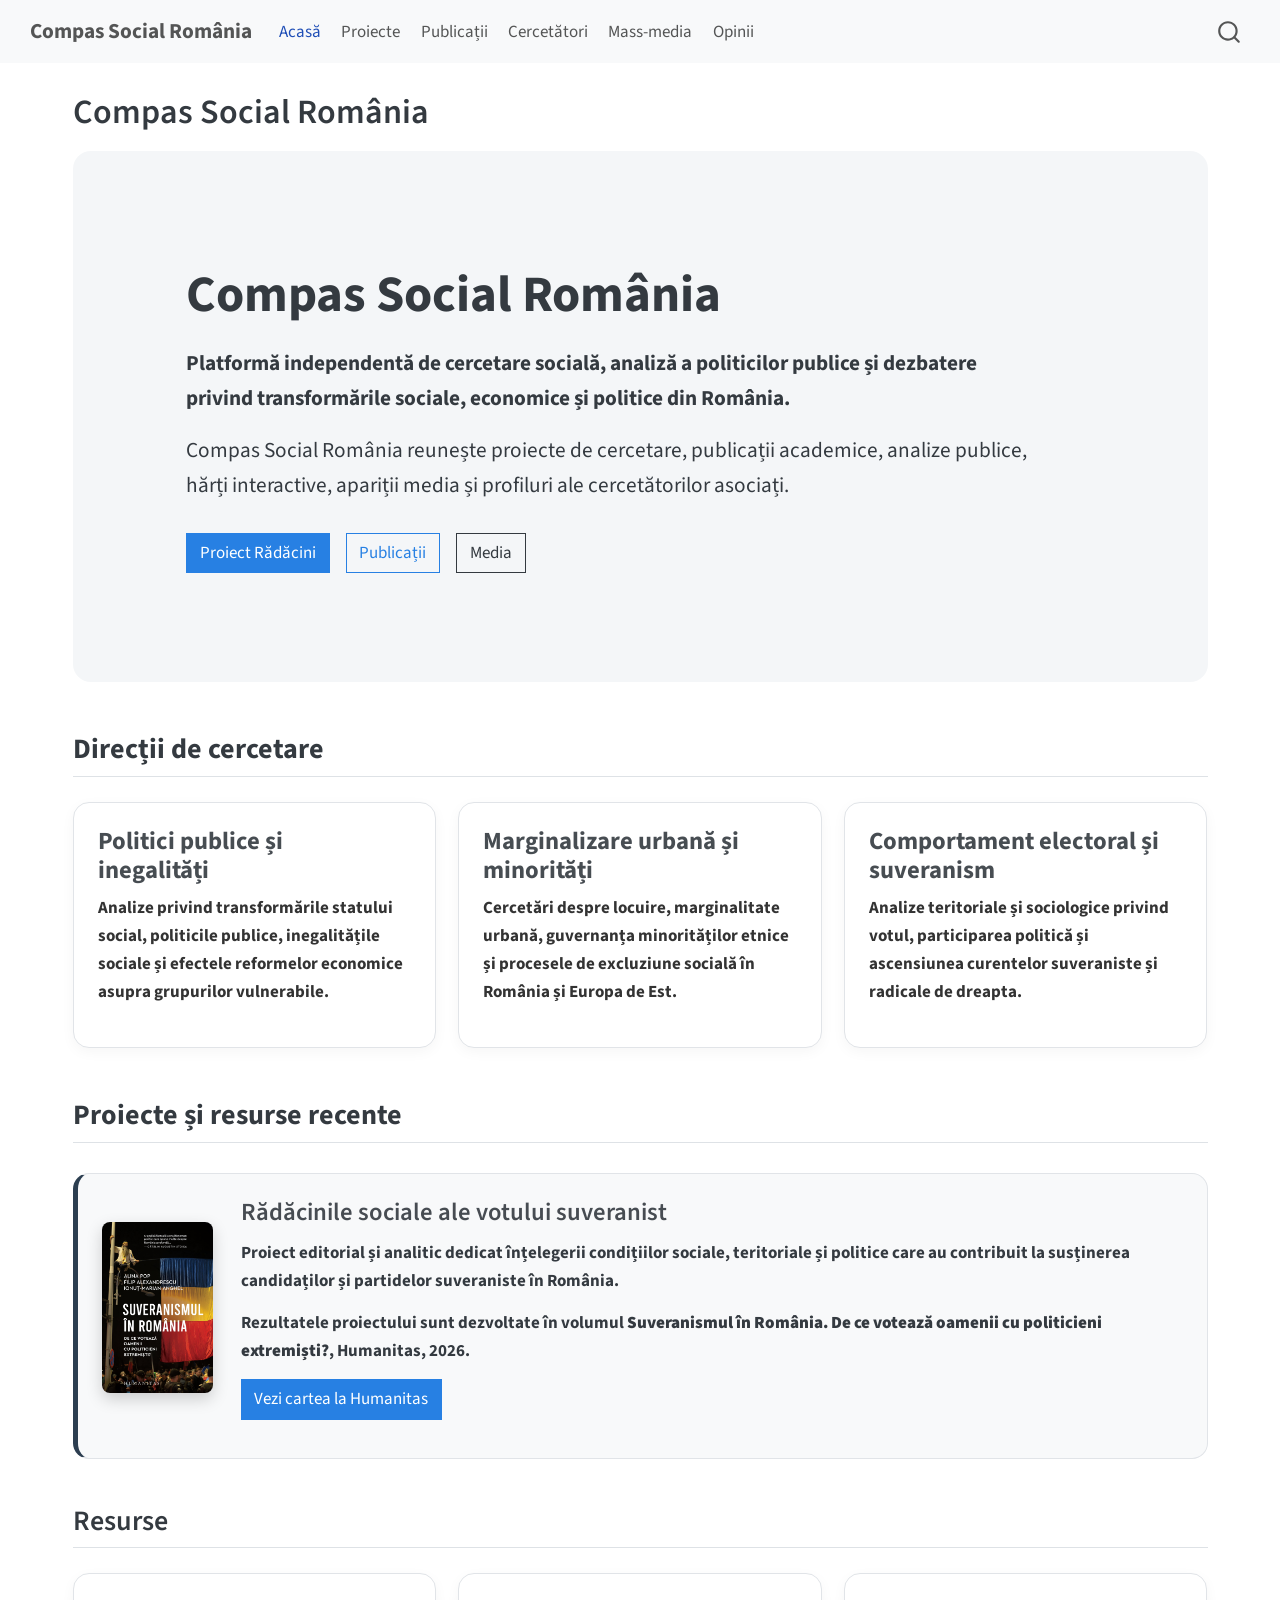
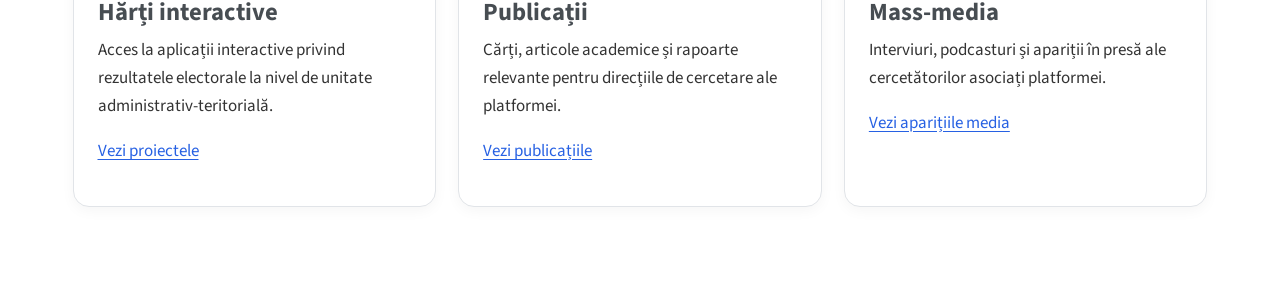
<file: docs/index.html>
<!DOCTYPE html>
<html xmlns="http://www.w3.org/1999/xhtml" lang="ro" xml:lang="ro"><head>

<meta charset="utf-8">
<meta name="generator" content="quarto-1.9.38">

<meta name="viewport" content="width=device-width, initial-scale=1.0, user-scalable=yes">


<title>Compas Social România</title>
<style>
/* Default styles provided by pandoc.
** See https://pandoc.org/MANUAL.html#variables-for-html for config info.
*/
code{white-space: pre-wrap;}
span.smallcaps{font-variant: small-caps;}
div.columns{display: flex; gap: min(4vw, 1.5em);}
div.column{flex: auto; overflow-x: auto;}
div.hanging-indent{margin-left: 1.5em; text-indent: -1.5em;}
ul.task-list{list-style: none;}
ul.task-list li input[type="checkbox"] {
  width: 0.8em;
  margin: 0 0.8em 0.2em -1em; /* quarto-specific, see https://github.com/quarto-dev/quarto-cli/issues/4556 */ 
  vertical-align: middle;
}
</style>


<script src="site_libs/quarto-nav/quarto-nav.js"></script>
<script src="site_libs/quarto-nav/headroom.min.js"></script>
<script src="site_libs/clipboard/clipboard.min.js"></script>
<script src="site_libs/quarto-search/autocomplete.umd.js"></script>
<script src="site_libs/quarto-search/fuse.min.js"></script>
<script src="site_libs/quarto-search/quarto-search.js"></script>
<meta name="quarto:offset" content="./">
<script src="site_libs/quarto-html/quarto.js" type="module"></script>
<script src="site_libs/quarto-html/tabsets/tabsets.js" type="module"></script>
<script src="site_libs/quarto-html/popper.min.js"></script>
<script src="site_libs/quarto-html/tippy.umd.min.js"></script>
<script src="site_libs/quarto-html/anchor.min.js"></script>
<link href="site_libs/quarto-html/tippy.css" rel="stylesheet">
<link href="site_libs/quarto-html/quarto-syntax-highlighting-15634bcf2e68342d4ad2dfa704d543f6.css" rel="stylesheet" id="quarto-text-highlighting-styles">
<script src="site_libs/bootstrap/bootstrap.min.js"></script>
<link href="site_libs/bootstrap/bootstrap-icons.css" rel="stylesheet">
<link href="site_libs/bootstrap/bootstrap-c7ab57aa33037bad7520c6cb9ec7d6ec.min.css" rel="stylesheet" append-hash="true" id="quarto-bootstrap" data-mode="light">
<script id="quarto-search-options" type="application/json">{
  "location": "navbar",
  "copy-button": false,
  "collapse-after": 3,
  "panel-placement": "end",
  "type": "overlay",
  "limit": 50,
  "keyboard-shortcut": [
    "f",
    "/",
    "s"
  ],
  "show-item-context": false,
  "language": {
    "search-no-results-text": "No results",
    "search-matching-documents-text": "matching documents",
    "search-copy-link-title": "Copy link to search",
    "search-hide-matches-text": "Hide additional matches",
    "search-more-match-text": "more match in this document",
    "search-more-matches-text": "more matches in this document",
    "search-clear-button-title": "Clear",
    "search-text-placeholder": "",
    "search-detached-cancel-button-title": "Cancel",
    "search-submit-button-title": "Submit",
    "search-label": "Search"
  }
}</script>


<link rel="stylesheet" href="styles.css">
</head>

<body class="nav-fixed quarto-light">

<div id="quarto-search-results"></div>
  <header id="quarto-header" class="headroom fixed-top">
    <nav class="navbar navbar-expand-lg " data-bs-theme="dark">
      <div class="navbar-container container-fluid">
      <div class="navbar-brand-container mx-auto">
    <a class="navbar-brand" href="./index.html">
    <span class="navbar-title">Compas Social România</span>
    </a>
  </div>
            <div id="quarto-search" class="" title="Search"></div>
          <button class="navbar-toggler" type="button" data-bs-toggle="collapse" data-bs-target="#navbarCollapse" aria-controls="navbarCollapse" role="menu" aria-expanded="false" aria-label="Toggle navigation" onclick="if (window.quartoToggleHeadroom) { window.quartoToggleHeadroom(); }">
  <span class="navbar-toggler-icon"></span>
</button>
          <div class="collapse navbar-collapse" id="navbarCollapse">
            <ul class="navbar-nav navbar-nav-scroll me-auto">
  <li class="nav-item">
    <a class="nav-link active" href="./index.html" aria-current="page"> 
<span class="menu-text">Acasă</span></a>
  </li>  
  <li class="nav-item">
    <a class="nav-link" href="./proiecte.html"> 
<span class="menu-text">Proiecte</span></a>
  </li>  
  <li class="nav-item">
    <a class="nav-link" href="./publicatii.html"> 
<span class="menu-text">Publicații</span></a>
  </li>  
  <li class="nav-item">
    <a class="nav-link" href="./cercetatori.html"> 
<span class="menu-text">Cercetători</span></a>
  </li>  
  <li class="nav-item">
    <a class="nav-link" href="./mass-media.html"> 
<span class="menu-text">Mass-media</span></a>
  </li>  
  <li class="nav-item">
    <a class="nav-link" href="./opinii.html"> 
<span class="menu-text">Opinii</span></a>
  </li>  
</ul>
          </div> <!-- /navcollapse -->
            <div class="quarto-navbar-tools">
</div>
      </div> <!-- /container-fluid -->
    </nav>
</header>
<!-- content -->
<div id="quarto-content" class="quarto-container page-columns page-rows-contents page-layout-full page-navbar">
<!-- sidebar -->
<!-- margin-sidebar -->
    
<!-- main -->
<main class="content column-page" id="quarto-document-content">

<header id="title-block-header" class="quarto-title-block default">
<div class="quarto-title">
<h1 class="title">Compas Social România</h1>
</div>



<div class="quarto-title-meta column-page">

    
  
    
  </div>
  


</header>


<section id="compas-social-românia" class="level1 hero">
<h1>Compas Social România</h1>
<p><strong>Platformă independentă de cercetare socială, analiză a politicilor publice și dezbatere privind transformările sociale, economice și politice din România.</strong></p>
<p>Compas Social România reunește proiecte de cercetare, publicații academice, analize publice, hărți interactive, apariții media și profiluri ale cercetătorilor asociați.</p>
<div class="hero-buttons">
<p><a href="./proiecte.html" class="btn btn-primary">Proiect Rădăcini</a> <a href="./publicatii.html" class="btn btn-outline-primary">Publicații</a> <a href="./mass-media.html" class="btn btn-outline-secondary">Media</a></p>
</div>
</section>
<section id="direcții-de-cercetare" class="level2 section-title">
<h2 class="section-title anchored" data-anchor-id="direcții-de-cercetare">Direcții de cercetare</h2>
<div class="cards">
<section id="politici-publice-și-inegalități" class="level3 card">
<h3 class="anchored" data-anchor-id="politici-publice-și-inegalități">Politici publice și inegalități</h3>
<p>Analize privind transformările statului social, politicile publice, inegalitățile sociale și efectele reformelor economice asupra grupurilor vulnerabile.</p>
</section>
<section id="marginalizare-urbană-și-minorități" class="level3 card">
<h3 class="anchored" data-anchor-id="marginalizare-urbană-și-minorități">Marginalizare urbană și minorități</h3>
<p>Cercetări despre locuire, marginalitate urbană, guvernanța minorităților etnice și procesele de excluziune socială în România și Europa de Est.</p>
</section>
<section id="comportament-electoral-și-suveranism" class="level3 card">
<h3 class="anchored" data-anchor-id="comportament-electoral-și-suveranism">Comportament electoral și suveranism</h3>
<p>Analize teritoriale și sociologice privind votul, participarea politică și ascensiunea curentelor suveraniste și radicale de dreapta.</p>
</section>
</div>
</section>
<section id="proiecte-și-resurse-recente" class="level2 section-title">
<h2 class="section-title anchored" data-anchor-id="proiecte-și-resurse-recente">Proiecte și resurse recente</h2>
<div class="featured-book">
<div class="featured-book-cover">
<p><img src="imagini/Suveranismul-in-Romania.jpg" class="img-fluid"></p>
</div>
<section id="rădăcinile-sociale-ale-votului-suveranist" class="level3 featured-book-text">
<h3 class="anchored" data-anchor-id="rădăcinile-sociale-ale-votului-suveranist">Rădăcinile sociale ale votului suveranist</h3>
<p>Proiect editorial și analitic dedicat înțelegerii condițiilor sociale, teritoriale și politice care au contribuit la susținerea candidaților și partidelor suveraniste în România.</p>
<p>Rezultatele proiectului sunt dezvoltate în volumul <strong>Suveranismul în România. De ce votează oamenii cu politicieni extremiști?</strong>, Humanitas, 2026.</p>
<p><a href="https://humanitas.ro/humanitas/carte/suveranismul-in-romania" class="btn btn-primary">Vezi cartea la Humanitas</a></p>
</section>
</div>
</section>
<section id="resurse" class="level2">
<h2 class="anchored" data-anchor-id="resurse">Resurse</h2>
<div class="cards">
<section id="hărți-interactive" class="level3 card">
<h3 class="anchored" data-anchor-id="hărți-interactive">Hărți interactive</h3>
<p>Acces la aplicații interactive privind rezultatele electorale la nivel de unitate administrativ-teritorială.</p>
<p><a href="./proiecte.html">Vezi proiectele</a></p>
</section>
<section id="publicații" class="level3 card">
<h3 class="anchored" data-anchor-id="publicații">Publicații</h3>
<p>Cărți, articole academice și rapoarte relevante pentru direcțiile de cercetare ale platformei.</p>
<p><a href="./publicatii.html">Vezi publicațiile</a></p>
</section>
<section id="mass-media" class="level3 card">
<h3 class="anchored" data-anchor-id="mass-media">Mass-media</h3>
<p>Interviuri, podcasturi și apariții în presă ale cercetătorilor asociați platformei.</p>
<p><a href="./mass-media.html">Vezi aparițiile media</a></p>
</section>
</div>


</section>

</main> <!-- /main -->
<script id="quarto-html-after-body" type="application/javascript">
  window.document.addEventListener("DOMContentLoaded", function (event) {
    const icon = "";
    const anchorJS = new window.AnchorJS();
    anchorJS.options = {
      placement: 'right',
      icon: icon
    };
    anchorJS.add('.anchored');
    const isCodeAnnotation = (el) => {
      for (const clz of el.classList) {
        if (clz.startsWith('code-annotation-')) {                     
          return true;
        }
      }
      return false;
    }
    const onCopySuccess = function(e) {
      // button target
      const button = e.trigger;
      // don't keep focus
      button.blur();
      // flash "checked"
      button.classList.add('code-copy-button-checked');
      var currentTitle = button.getAttribute("title");
      button.setAttribute("title", "Copied!");
      let tooltip;
      if (window.bootstrap) {
        button.setAttribute("data-bs-toggle", "tooltip");
        button.setAttribute("data-bs-placement", "left");
        button.setAttribute("data-bs-title", "Copied!");
        tooltip = new bootstrap.Tooltip(button, 
          { trigger: "manual", 
            customClass: "code-copy-button-tooltip",
            offset: [0, -8]});
        tooltip.show();    
      }
      setTimeout(function() {
        if (tooltip) {
          tooltip.hide();
          button.removeAttribute("data-bs-title");
          button.removeAttribute("data-bs-toggle");
          button.removeAttribute("data-bs-placement");
        }
        button.setAttribute("title", currentTitle);
        button.classList.remove('code-copy-button-checked');
      }, 1000);
      // clear code selection
      e.clearSelection();
    }
    const getTextToCopy = function(trigger) {
      const outerScaffold = trigger.parentElement.cloneNode(true);
      const codeEl = outerScaffold.querySelector('code');
      for (const childEl of codeEl.children) {
        if (isCodeAnnotation(childEl)) {
          childEl.remove();
        }
      }
      return codeEl.innerText;
    }
    const clipboard = new window.ClipboardJS('.code-copy-button:not([data-in-quarto-modal])', {
      text: getTextToCopy
    });
    clipboard.on('success', onCopySuccess);
    if (window.document.getElementById('quarto-embedded-source-code-modal')) {
      const clipboardModal = new window.ClipboardJS('.code-copy-button[data-in-quarto-modal]', {
        text: getTextToCopy,
        container: window.document.getElementById('quarto-embedded-source-code-modal')
      });
      clipboardModal.on('success', onCopySuccess);
    }
      var localhostRegex = new RegExp(/^(?:http|https):\/\/localhost\:?[0-9]*\//);
      var mailtoRegex = new RegExp(/^mailto:/);
        var filterRegex = new RegExp('/' + window.location.host + '/');
      var isInternal = (href) => {
          return filterRegex.test(href) || localhostRegex.test(href) || mailtoRegex.test(href);
      }
      // Inspect non-navigation links and adorn them if external
     var links = window.document.querySelectorAll('a[href]:not(.nav-link):not(.navbar-brand):not(.toc-action):not(.sidebar-link):not(.sidebar-item-toggle):not(.pagination-link):not(.no-external):not([aria-hidden]):not(.dropdown-item):not(.quarto-navigation-tool):not(.about-link)');
      for (var i=0; i<links.length; i++) {
        const link = links[i];
        if (!isInternal(link.href)) {
          // undo the damage that might have been done by quarto-nav.js in the case of
          // links that we want to consider external
          if (link.dataset.originalHref !== undefined) {
            link.href = link.dataset.originalHref;
          }
        }
      }
    function tippyHover(el, contentFn, onTriggerFn, onUntriggerFn) {
      const config = {
        allowHTML: true,
        maxWidth: 500,
        delay: 100,
        arrow: false,
        appendTo: function(el) {
            return el.parentElement;
        },
        interactive: true,
        interactiveBorder: 10,
        theme: 'quarto',
        placement: 'bottom-start',
      };
      if (contentFn) {
        config.content = contentFn;
      }
      if (onTriggerFn) {
        config.onTrigger = onTriggerFn;
      }
      if (onUntriggerFn) {
        config.onUntrigger = onUntriggerFn;
      }
      window.tippy(el, config); 
    }
    const noterefs = window.document.querySelectorAll('a[role="doc-noteref"]');
    for (var i=0; i<noterefs.length; i++) {
      const ref = noterefs[i];
      tippyHover(ref, function() {
        // use id or data attribute instead here
        let href = ref.getAttribute('data-footnote-href') || ref.getAttribute('href');
        try { href = new URL(href).hash; } catch {}
        const id = href.replace(/^#\/?/, "");
        const note = window.document.getElementById(id);
        if (note) {
          return note.innerHTML;
        } else {
          return "";
        }
      });
    }
    const xrefs = window.document.querySelectorAll('a.quarto-xref');
    const processXRef = (id, note) => {
      // Strip column container classes
      const stripColumnClz = (el) => {
        el.classList.remove("page-full", "page-columns");
        if (el.children) {
          for (const child of el.children) {
            stripColumnClz(child);
          }
        }
      }
      stripColumnClz(note)
      if (id === null || id.startsWith('sec-')) {
        // Special case sections, only their first couple elements
        const container = document.createElement("div");
        if (note.children && note.children.length > 2) {
          container.appendChild(note.children[0].cloneNode(true));
          for (let i = 1; i < note.children.length; i++) {
            const child = note.children[i];
            if (child.tagName === "P" && child.innerText === "") {
              continue;
            } else {
              container.appendChild(child.cloneNode(true));
              break;
            }
          }
          if (window.Quarto?.typesetMath) {
            window.Quarto.typesetMath(container);
          }
          return container.innerHTML
        } else {
          if (window.Quarto?.typesetMath) {
            window.Quarto.typesetMath(note);
          }
          return note.innerHTML;
        }
      } else {
        // Remove any anchor links if they are present
        const anchorLink = note.querySelector('a.anchorjs-link');
        if (anchorLink) {
          anchorLink.remove();
        }
        if (window.Quarto?.typesetMath) {
          window.Quarto.typesetMath(note);
        }
        if (note.classList.contains("callout")) {
          return note.outerHTML;
        } else {
          return note.innerHTML;
        }
      }
    }
    for (var i=0; i<xrefs.length; i++) {
      const xref = xrefs[i];
      tippyHover(xref, undefined, function(instance) {
        instance.disable();
        let url = xref.getAttribute('href');
        let hash = undefined; 
        if (url.startsWith('#')) {
          hash = url;
        } else {
          try { hash = new URL(url).hash; } catch {}
        }
        if (hash) {
          const id = hash.replace(/^#\/?/, "");
          const note = window.document.getElementById(id);
          if (note !== null) {
            try {
              const html = processXRef(id, note.cloneNode(true));
              instance.setContent(html);
            } finally {
              instance.enable();
              instance.show();
            }
          } else {
            // See if we can fetch this
            fetch(url.split('#')[0])
            .then(res => res.text())
            .then(html => {
              const parser = new DOMParser();
              const htmlDoc = parser.parseFromString(html, "text/html");
              const note = htmlDoc.getElementById(id);
              if (note !== null) {
                const html = processXRef(id, note);
                instance.setContent(html);
              } 
            }).finally(() => {
              instance.enable();
              instance.show();
            });
          }
        } else {
          // See if we can fetch a full url (with no hash to target)
          // This is a special case and we should probably do some content thinning / targeting
          fetch(url)
          .then(res => res.text())
          .then(html => {
            const parser = new DOMParser();
            const htmlDoc = parser.parseFromString(html, "text/html");
            const note = htmlDoc.querySelector('main.content');
            if (note !== null) {
              // This should only happen for chapter cross references
              // (since there is no id in the URL)
              // remove the first header
              if (note.children.length > 0 && note.children[0].tagName === "HEADER") {
                note.children[0].remove();
              }
              const html = processXRef(null, note);
              instance.setContent(html);
            } 
          }).finally(() => {
            instance.enable();
            instance.show();
          });
        }
      }, function(instance) {
      });
    }
        let selectedAnnoteEl;
        const selectorForAnnotation = ( cell, annotation) => {
          let cellAttr = 'data-code-cell="' + cell + '"';
          let lineAttr = 'data-code-annotation="' +  annotation + '"';
          const selector = 'span[' + cellAttr + '][' + lineAttr + ']';
          return selector;
        }
        const selectCodeLines = (annoteEl) => {
          const doc = window.document;
          const targetCell = annoteEl.getAttribute("data-target-cell");
          const targetAnnotation = annoteEl.getAttribute("data-target-annotation");
          const annoteSpan = window.document.querySelector(selectorForAnnotation(targetCell, targetAnnotation));
          const lines = annoteSpan.getAttribute("data-code-lines").split(",");
          const lineIds = lines.map((line) => {
            return targetCell + "-" + line;
          })
          let top = null;
          let height = null;
          let parent = null;
          if (lineIds.length > 0) {
              //compute the position of the single el (top and bottom and make a div)
              const el = window.document.getElementById(lineIds[0]);
              top = el.offsetTop;
              height = el.offsetHeight;
              parent = el.parentElement.parentElement;
            if (lineIds.length > 1) {
              const lastEl = window.document.getElementById(lineIds[lineIds.length - 1]);
              const bottom = lastEl.offsetTop + lastEl.offsetHeight;
              height = bottom - top;
            }
            if (top !== null && height !== null && parent !== null) {
              // cook up a div (if necessary) and position it 
              let div = window.document.getElementById("code-annotation-line-highlight");
              if (div === null) {
                div = window.document.createElement("div");
                div.setAttribute("id", "code-annotation-line-highlight");
                div.style.position = 'absolute';
                parent.appendChild(div);
              }
              div.style.top = top - 2 + "px";
              div.style.height = height + 4 + "px";
              div.style.left = 0;
              let gutterDiv = window.document.getElementById("code-annotation-line-highlight-gutter");
              if (gutterDiv === null) {
                gutterDiv = window.document.createElement("div");
                gutterDiv.setAttribute("id", "code-annotation-line-highlight-gutter");
                gutterDiv.style.position = 'absolute';
                const codeCell = window.document.getElementById(targetCell);
                const gutter = codeCell.querySelector('.code-annotation-gutter');
                gutter.appendChild(gutterDiv);
              }
              gutterDiv.style.top = top - 2 + "px";
              gutterDiv.style.height = height + 4 + "px";
            }
            selectedAnnoteEl = annoteEl;
          }
        };
        const unselectCodeLines = () => {
          const elementsIds = ["code-annotation-line-highlight", "code-annotation-line-highlight-gutter"];
          elementsIds.forEach((elId) => {
            const div = window.document.getElementById(elId);
            if (div) {
              div.remove();
            }
          });
          selectedAnnoteEl = undefined;
        };
          // Handle positioning of the toggle
      window.addEventListener(
        "resize",
        throttle(() => {
          elRect = undefined;
          if (selectedAnnoteEl) {
            selectCodeLines(selectedAnnoteEl);
          }
        }, 10)
      );
      function throttle(fn, ms) {
      let throttle = false;
      let timer;
        return (...args) => {
          if(!throttle) { // first call gets through
              fn.apply(this, args);
              throttle = true;
          } else { // all the others get throttled
              if(timer) clearTimeout(timer); // cancel #2
              timer = setTimeout(() => {
                fn.apply(this, args);
                timer = throttle = false;
              }, ms);
          }
        };
      }
        // Attach click handler to the DT
        const annoteDls = window.document.querySelectorAll('dt[data-target-cell]');
        for (const annoteDlNode of annoteDls) {
          annoteDlNode.addEventListener('click', (event) => {
            const clickedEl = event.target;
            if (clickedEl !== selectedAnnoteEl) {
              unselectCodeLines();
              const activeEl = window.document.querySelector('dt[data-target-cell].code-annotation-active');
              if (activeEl) {
                activeEl.classList.remove('code-annotation-active');
              }
              selectCodeLines(clickedEl);
              clickedEl.classList.add('code-annotation-active');
            } else {
              // Unselect the line
              unselectCodeLines();
              clickedEl.classList.remove('code-annotation-active');
            }
          });
        }
    const findCites = (el) => {
      const parentEl = el.parentElement;
      if (parentEl) {
        const cites = parentEl.dataset.cites;
        if (cites) {
          return {
            el,
            cites: cites.split(' ')
          };
        } else {
          return findCites(el.parentElement)
        }
      } else {
        return undefined;
      }
    };
    var bibliorefs = window.document.querySelectorAll('a[role="doc-biblioref"]');
    for (var i=0; i<bibliorefs.length; i++) {
      const ref = bibliorefs[i];
      const citeInfo = findCites(ref);
      if (citeInfo) {
        tippyHover(citeInfo.el, function() {
          var popup = window.document.createElement('div');
          citeInfo.cites.forEach(function(cite) {
            var citeDiv = window.document.createElement('div');
            citeDiv.classList.add('hanging-indent');
            citeDiv.classList.add('csl-entry');
            var biblioDiv = window.document.getElementById('ref-' + cite);
            if (biblioDiv) {
              citeDiv.innerHTML = biblioDiv.innerHTML;
            }
            popup.appendChild(citeDiv);
          });
          return popup.innerHTML;
        });
      }
    }
  });
  </script>
</div> <!-- /content -->




</body></html>
</file>
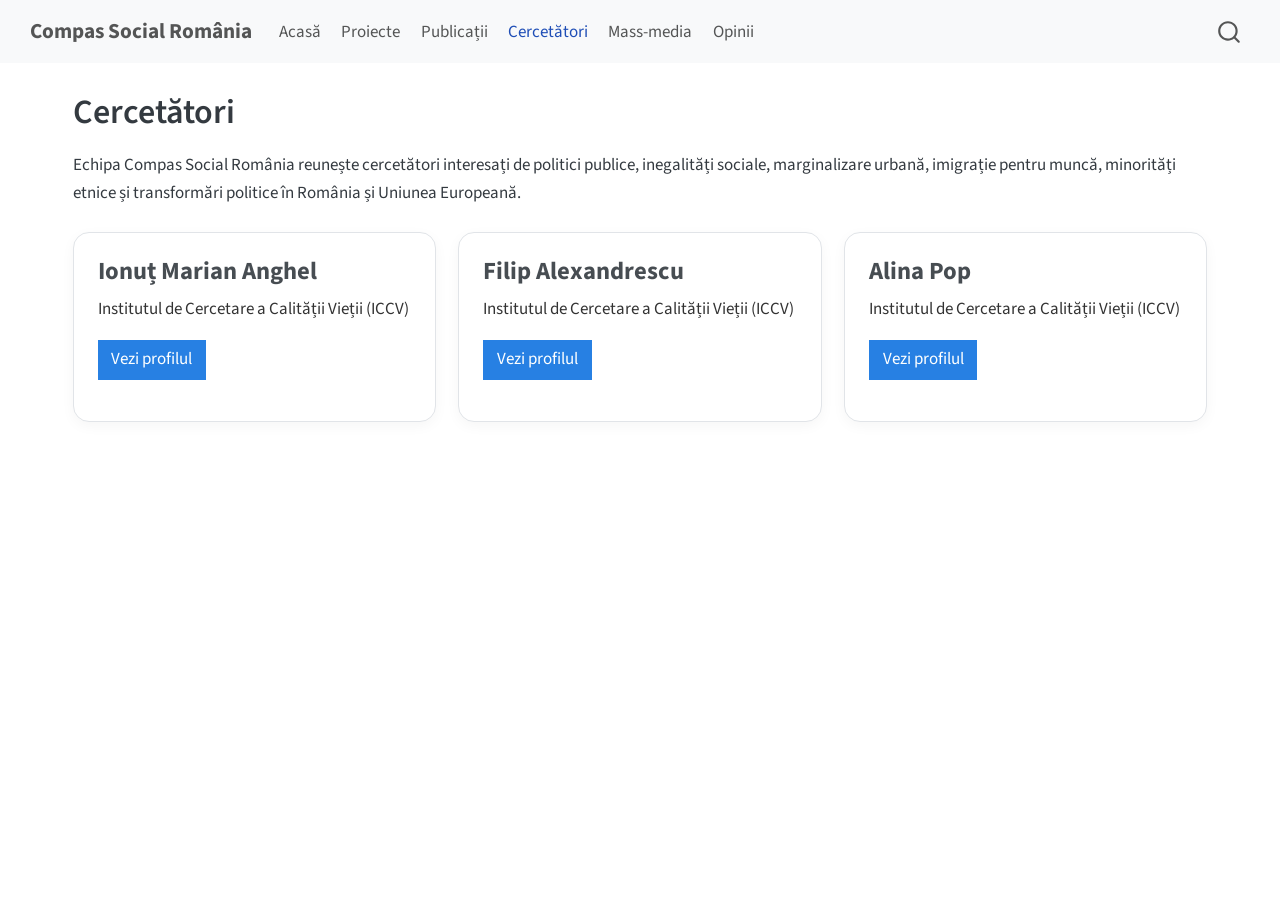
<file: docs/cercetatori.html>
<!DOCTYPE html>
<html xmlns="http://www.w3.org/1999/xhtml" lang="ro" xml:lang="ro"><head>

<meta charset="utf-8">
<meta name="generator" content="quarto-1.9.38">

<meta name="viewport" content="width=device-width, initial-scale=1.0, user-scalable=yes">


<title>Cercetători – Compas Social România</title>
<style>
/* Default styles provided by pandoc.
** See https://pandoc.org/MANUAL.html#variables-for-html for config info.
*/
code{white-space: pre-wrap;}
span.smallcaps{font-variant: small-caps;}
div.columns{display: flex; gap: min(4vw, 1.5em);}
div.column{flex: auto; overflow-x: auto;}
div.hanging-indent{margin-left: 1.5em; text-indent: -1.5em;}
ul.task-list{list-style: none;}
ul.task-list li input[type="checkbox"] {
  width: 0.8em;
  margin: 0 0.8em 0.2em -1em; /* quarto-specific, see https://github.com/quarto-dev/quarto-cli/issues/4556 */ 
  vertical-align: middle;
}
</style>


<script src="site_libs/quarto-nav/quarto-nav.js"></script>
<script src="site_libs/quarto-nav/headroom.min.js"></script>
<script src="site_libs/clipboard/clipboard.min.js"></script>
<script src="site_libs/quarto-search/autocomplete.umd.js"></script>
<script src="site_libs/quarto-search/fuse.min.js"></script>
<script src="site_libs/quarto-search/quarto-search.js"></script>
<meta name="quarto:offset" content="./">
<script src="site_libs/quarto-html/quarto.js" type="module"></script>
<script src="site_libs/quarto-html/tabsets/tabsets.js" type="module"></script>
<script src="site_libs/quarto-html/popper.min.js"></script>
<script src="site_libs/quarto-html/tippy.umd.min.js"></script>
<script src="site_libs/quarto-html/anchor.min.js"></script>
<link href="site_libs/quarto-html/tippy.css" rel="stylesheet">
<link href="site_libs/quarto-html/quarto-syntax-highlighting-15634bcf2e68342d4ad2dfa704d543f6.css" rel="stylesheet" id="quarto-text-highlighting-styles">
<script src="site_libs/bootstrap/bootstrap.min.js"></script>
<link href="site_libs/bootstrap/bootstrap-icons.css" rel="stylesheet">
<link href="site_libs/bootstrap/bootstrap-c7ab57aa33037bad7520c6cb9ec7d6ec.min.css" rel="stylesheet" append-hash="true" id="quarto-bootstrap" data-mode="light">
<script id="quarto-search-options" type="application/json">{
  "location": "navbar",
  "copy-button": false,
  "collapse-after": 3,
  "panel-placement": "end",
  "type": "overlay",
  "limit": 50,
  "keyboard-shortcut": [
    "f",
    "/",
    "s"
  ],
  "show-item-context": false,
  "language": {
    "search-no-results-text": "No results",
    "search-matching-documents-text": "matching documents",
    "search-copy-link-title": "Copy link to search",
    "search-hide-matches-text": "Hide additional matches",
    "search-more-match-text": "more match in this document",
    "search-more-matches-text": "more matches in this document",
    "search-clear-button-title": "Clear",
    "search-text-placeholder": "",
    "search-detached-cancel-button-title": "Cancel",
    "search-submit-button-title": "Submit",
    "search-label": "Search"
  }
}</script>


<link rel="stylesheet" href="styles.css">
</head>

<body class="nav-fixed quarto-light">

<div id="quarto-search-results"></div>
  <header id="quarto-header" class="headroom fixed-top">
    <nav class="navbar navbar-expand-lg " data-bs-theme="dark">
      <div class="navbar-container container-fluid">
      <div class="navbar-brand-container mx-auto">
    <a class="navbar-brand" href="./index.html">
    <span class="navbar-title">Compas Social România</span>
    </a>
  </div>
            <div id="quarto-search" class="" title="Search"></div>
          <button class="navbar-toggler" type="button" data-bs-toggle="collapse" data-bs-target="#navbarCollapse" aria-controls="navbarCollapse" role="menu" aria-expanded="false" aria-label="Toggle navigation" onclick="if (window.quartoToggleHeadroom) { window.quartoToggleHeadroom(); }">
  <span class="navbar-toggler-icon"></span>
</button>
          <div class="collapse navbar-collapse" id="navbarCollapse">
            <ul class="navbar-nav navbar-nav-scroll me-auto">
  <li class="nav-item">
    <a class="nav-link" href="./index.html"> 
<span class="menu-text">Acasă</span></a>
  </li>  
  <li class="nav-item">
    <a class="nav-link" href="./proiecte.html"> 
<span class="menu-text">Proiecte</span></a>
  </li>  
  <li class="nav-item">
    <a class="nav-link" href="./publicatii.html"> 
<span class="menu-text">Publicații</span></a>
  </li>  
  <li class="nav-item">
    <a class="nav-link active" href="./cercetatori.html" aria-current="page"> 
<span class="menu-text">Cercetători</span></a>
  </li>  
  <li class="nav-item">
    <a class="nav-link" href="./mass-media.html"> 
<span class="menu-text">Mass-media</span></a>
  </li>  
  <li class="nav-item">
    <a class="nav-link" href="./opinii.html"> 
<span class="menu-text">Opinii</span></a>
  </li>  
</ul>
          </div> <!-- /navcollapse -->
            <div class="quarto-navbar-tools">
</div>
      </div> <!-- /container-fluid -->
    </nav>
</header>
<!-- content -->
<div id="quarto-content" class="quarto-container page-columns page-rows-contents page-layout-full page-navbar">
<!-- sidebar -->
<!-- margin-sidebar -->
    
<!-- main -->
<main class="content column-page" id="quarto-document-content">

<header id="title-block-header" class="quarto-title-block default">
<div class="quarto-title">
<h1 class="title">Cercetători</h1>
</div>



<div class="quarto-title-meta column-page">

    
  
    
  </div>
  


</header>


<p>Echipa Compas Social România reunește cercetători interesați de politici publice, inegalități sociale, marginalizare urbană, imigrație pentru muncă, minorități etnice și transformări politice în România și Uniunea Europeană.</p>
<div class="cards">
<section id="ionuț-marian-anghel" class="level3 card">
<h3 class="anchored" data-anchor-id="ionuț-marian-anghel">Ionuț Marian Anghel</h3>
<p>Institutul de Cercetare a Calității Vieții (ICCV)</p>
<p><a href="cercetatori/ionut-anghel.html" class="btn btn-primary">Vezi profilul</a></p>
</section>
<section id="filip-alexandrescu" class="level3 card">
<h3 class="anchored" data-anchor-id="filip-alexandrescu">Filip Alexandrescu</h3>
<p>Institutul de Cercetare a Calității Vieții (ICCV)</p>
<p><a href="cercetatori/filip-alexandrescu.html" class="btn btn-primary">Vezi profilul</a></p>
</section>
<section id="alina-pop" class="level3 card">
<h3 class="anchored" data-anchor-id="alina-pop">Alina Pop</h3>
<p>Institutul de Cercetare a Calității Vieții (ICCV)</p>
<p><a href="cercetatori/alina-pop.html" class="btn btn-primary">Vezi profilul</a></p>
</section>
</div>



</main> <!-- /main -->
<script id="quarto-html-after-body" type="application/javascript">
  window.document.addEventListener("DOMContentLoaded", function (event) {
    const icon = "";
    const anchorJS = new window.AnchorJS();
    anchorJS.options = {
      placement: 'right',
      icon: icon
    };
    anchorJS.add('.anchored');
    const isCodeAnnotation = (el) => {
      for (const clz of el.classList) {
        if (clz.startsWith('code-annotation-')) {                     
          return true;
        }
      }
      return false;
    }
    const onCopySuccess = function(e) {
      // button target
      const button = e.trigger;
      // don't keep focus
      button.blur();
      // flash "checked"
      button.classList.add('code-copy-button-checked');
      var currentTitle = button.getAttribute("title");
      button.setAttribute("title", "Copied!");
      let tooltip;
      if (window.bootstrap) {
        button.setAttribute("data-bs-toggle", "tooltip");
        button.setAttribute("data-bs-placement", "left");
        button.setAttribute("data-bs-title", "Copied!");
        tooltip = new bootstrap.Tooltip(button, 
          { trigger: "manual", 
            customClass: "code-copy-button-tooltip",
            offset: [0, -8]});
        tooltip.show();    
      }
      setTimeout(function() {
        if (tooltip) {
          tooltip.hide();
          button.removeAttribute("data-bs-title");
          button.removeAttribute("data-bs-toggle");
          button.removeAttribute("data-bs-placement");
        }
        button.setAttribute("title", currentTitle);
        button.classList.remove('code-copy-button-checked');
      }, 1000);
      // clear code selection
      e.clearSelection();
    }
    const getTextToCopy = function(trigger) {
      const outerScaffold = trigger.parentElement.cloneNode(true);
      const codeEl = outerScaffold.querySelector('code');
      for (const childEl of codeEl.children) {
        if (isCodeAnnotation(childEl)) {
          childEl.remove();
        }
      }
      return codeEl.innerText;
    }
    const clipboard = new window.ClipboardJS('.code-copy-button:not([data-in-quarto-modal])', {
      text: getTextToCopy
    });
    clipboard.on('success', onCopySuccess);
    if (window.document.getElementById('quarto-embedded-source-code-modal')) {
      const clipboardModal = new window.ClipboardJS('.code-copy-button[data-in-quarto-modal]', {
        text: getTextToCopy,
        container: window.document.getElementById('quarto-embedded-source-code-modal')
      });
      clipboardModal.on('success', onCopySuccess);
    }
      var localhostRegex = new RegExp(/^(?:http|https):\/\/localhost\:?[0-9]*\//);
      var mailtoRegex = new RegExp(/^mailto:/);
        var filterRegex = new RegExp('/' + window.location.host + '/');
      var isInternal = (href) => {
          return filterRegex.test(href) || localhostRegex.test(href) || mailtoRegex.test(href);
      }
      // Inspect non-navigation links and adorn them if external
     var links = window.document.querySelectorAll('a[href]:not(.nav-link):not(.navbar-brand):not(.toc-action):not(.sidebar-link):not(.sidebar-item-toggle):not(.pagination-link):not(.no-external):not([aria-hidden]):not(.dropdown-item):not(.quarto-navigation-tool):not(.about-link)');
      for (var i=0; i<links.length; i++) {
        const link = links[i];
        if (!isInternal(link.href)) {
          // undo the damage that might have been done by quarto-nav.js in the case of
          // links that we want to consider external
          if (link.dataset.originalHref !== undefined) {
            link.href = link.dataset.originalHref;
          }
        }
      }
    function tippyHover(el, contentFn, onTriggerFn, onUntriggerFn) {
      const config = {
        allowHTML: true,
        maxWidth: 500,
        delay: 100,
        arrow: false,
        appendTo: function(el) {
            return el.parentElement;
        },
        interactive: true,
        interactiveBorder: 10,
        theme: 'quarto',
        placement: 'bottom-start',
      };
      if (contentFn) {
        config.content = contentFn;
      }
      if (onTriggerFn) {
        config.onTrigger = onTriggerFn;
      }
      if (onUntriggerFn) {
        config.onUntrigger = onUntriggerFn;
      }
      window.tippy(el, config); 
    }
    const noterefs = window.document.querySelectorAll('a[role="doc-noteref"]');
    for (var i=0; i<noterefs.length; i++) {
      const ref = noterefs[i];
      tippyHover(ref, function() {
        // use id or data attribute instead here
        let href = ref.getAttribute('data-footnote-href') || ref.getAttribute('href');
        try { href = new URL(href).hash; } catch {}
        const id = href.replace(/^#\/?/, "");
        const note = window.document.getElementById(id);
        if (note) {
          return note.innerHTML;
        } else {
          return "";
        }
      });
    }
    const xrefs = window.document.querySelectorAll('a.quarto-xref');
    const processXRef = (id, note) => {
      // Strip column container classes
      const stripColumnClz = (el) => {
        el.classList.remove("page-full", "page-columns");
        if (el.children) {
          for (const child of el.children) {
            stripColumnClz(child);
          }
        }
      }
      stripColumnClz(note)
      if (id === null || id.startsWith('sec-')) {
        // Special case sections, only their first couple elements
        const container = document.createElement("div");
        if (note.children && note.children.length > 2) {
          container.appendChild(note.children[0].cloneNode(true));
          for (let i = 1; i < note.children.length; i++) {
            const child = note.children[i];
            if (child.tagName === "P" && child.innerText === "") {
              continue;
            } else {
              container.appendChild(child.cloneNode(true));
              break;
            }
          }
          if (window.Quarto?.typesetMath) {
            window.Quarto.typesetMath(container);
          }
          return container.innerHTML
        } else {
          if (window.Quarto?.typesetMath) {
            window.Quarto.typesetMath(note);
          }
          return note.innerHTML;
        }
      } else {
        // Remove any anchor links if they are present
        const anchorLink = note.querySelector('a.anchorjs-link');
        if (anchorLink) {
          anchorLink.remove();
        }
        if (window.Quarto?.typesetMath) {
          window.Quarto.typesetMath(note);
        }
        if (note.classList.contains("callout")) {
          return note.outerHTML;
        } else {
          return note.innerHTML;
        }
      }
    }
    for (var i=0; i<xrefs.length; i++) {
      const xref = xrefs[i];
      tippyHover(xref, undefined, function(instance) {
        instance.disable();
        let url = xref.getAttribute('href');
        let hash = undefined; 
        if (url.startsWith('#')) {
          hash = url;
        } else {
          try { hash = new URL(url).hash; } catch {}
        }
        if (hash) {
          const id = hash.replace(/^#\/?/, "");
          const note = window.document.getElementById(id);
          if (note !== null) {
            try {
              const html = processXRef(id, note.cloneNode(true));
              instance.setContent(html);
            } finally {
              instance.enable();
              instance.show();
            }
          } else {
            // See if we can fetch this
            fetch(url.split('#')[0])
            .then(res => res.text())
            .then(html => {
              const parser = new DOMParser();
              const htmlDoc = parser.parseFromString(html, "text/html");
              const note = htmlDoc.getElementById(id);
              if (note !== null) {
                const html = processXRef(id, note);
                instance.setContent(html);
              } 
            }).finally(() => {
              instance.enable();
              instance.show();
            });
          }
        } else {
          // See if we can fetch a full url (with no hash to target)
          // This is a special case and we should probably do some content thinning / targeting
          fetch(url)
          .then(res => res.text())
          .then(html => {
            const parser = new DOMParser();
            const htmlDoc = parser.parseFromString(html, "text/html");
            const note = htmlDoc.querySelector('main.content');
            if (note !== null) {
              // This should only happen for chapter cross references
              // (since there is no id in the URL)
              // remove the first header
              if (note.children.length > 0 && note.children[0].tagName === "HEADER") {
                note.children[0].remove();
              }
              const html = processXRef(null, note);
              instance.setContent(html);
            } 
          }).finally(() => {
            instance.enable();
            instance.show();
          });
        }
      }, function(instance) {
      });
    }
        let selectedAnnoteEl;
        const selectorForAnnotation = ( cell, annotation) => {
          let cellAttr = 'data-code-cell="' + cell + '"';
          let lineAttr = 'data-code-annotation="' +  annotation + '"';
          const selector = 'span[' + cellAttr + '][' + lineAttr + ']';
          return selector;
        }
        const selectCodeLines = (annoteEl) => {
          const doc = window.document;
          const targetCell = annoteEl.getAttribute("data-target-cell");
          const targetAnnotation = annoteEl.getAttribute("data-target-annotation");
          const annoteSpan = window.document.querySelector(selectorForAnnotation(targetCell, targetAnnotation));
          const lines = annoteSpan.getAttribute("data-code-lines").split(",");
          const lineIds = lines.map((line) => {
            return targetCell + "-" + line;
          })
          let top = null;
          let height = null;
          let parent = null;
          if (lineIds.length > 0) {
              //compute the position of the single el (top and bottom and make a div)
              const el = window.document.getElementById(lineIds[0]);
              top = el.offsetTop;
              height = el.offsetHeight;
              parent = el.parentElement.parentElement;
            if (lineIds.length > 1) {
              const lastEl = window.document.getElementById(lineIds[lineIds.length - 1]);
              const bottom = lastEl.offsetTop + lastEl.offsetHeight;
              height = bottom - top;
            }
            if (top !== null && height !== null && parent !== null) {
              // cook up a div (if necessary) and position it 
              let div = window.document.getElementById("code-annotation-line-highlight");
              if (div === null) {
                div = window.document.createElement("div");
                div.setAttribute("id", "code-annotation-line-highlight");
                div.style.position = 'absolute';
                parent.appendChild(div);
              }
              div.style.top = top - 2 + "px";
              div.style.height = height + 4 + "px";
              div.style.left = 0;
              let gutterDiv = window.document.getElementById("code-annotation-line-highlight-gutter");
              if (gutterDiv === null) {
                gutterDiv = window.document.createElement("div");
                gutterDiv.setAttribute("id", "code-annotation-line-highlight-gutter");
                gutterDiv.style.position = 'absolute';
                const codeCell = window.document.getElementById(targetCell);
                const gutter = codeCell.querySelector('.code-annotation-gutter');
                gutter.appendChild(gutterDiv);
              }
              gutterDiv.style.top = top - 2 + "px";
              gutterDiv.style.height = height + 4 + "px";
            }
            selectedAnnoteEl = annoteEl;
          }
        };
        const unselectCodeLines = () => {
          const elementsIds = ["code-annotation-line-highlight", "code-annotation-line-highlight-gutter"];
          elementsIds.forEach((elId) => {
            const div = window.document.getElementById(elId);
            if (div) {
              div.remove();
            }
          });
          selectedAnnoteEl = undefined;
        };
          // Handle positioning of the toggle
      window.addEventListener(
        "resize",
        throttle(() => {
          elRect = undefined;
          if (selectedAnnoteEl) {
            selectCodeLines(selectedAnnoteEl);
          }
        }, 10)
      );
      function throttle(fn, ms) {
      let throttle = false;
      let timer;
        return (...args) => {
          if(!throttle) { // first call gets through
              fn.apply(this, args);
              throttle = true;
          } else { // all the others get throttled
              if(timer) clearTimeout(timer); // cancel #2
              timer = setTimeout(() => {
                fn.apply(this, args);
                timer = throttle = false;
              }, ms);
          }
        };
      }
        // Attach click handler to the DT
        const annoteDls = window.document.querySelectorAll('dt[data-target-cell]');
        for (const annoteDlNode of annoteDls) {
          annoteDlNode.addEventListener('click', (event) => {
            const clickedEl = event.target;
            if (clickedEl !== selectedAnnoteEl) {
              unselectCodeLines();
              const activeEl = window.document.querySelector('dt[data-target-cell].code-annotation-active');
              if (activeEl) {
                activeEl.classList.remove('code-annotation-active');
              }
              selectCodeLines(clickedEl);
              clickedEl.classList.add('code-annotation-active');
            } else {
              // Unselect the line
              unselectCodeLines();
              clickedEl.classList.remove('code-annotation-active');
            }
          });
        }
    const findCites = (el) => {
      const parentEl = el.parentElement;
      if (parentEl) {
        const cites = parentEl.dataset.cites;
        if (cites) {
          return {
            el,
            cites: cites.split(' ')
          };
        } else {
          return findCites(el.parentElement)
        }
      } else {
        return undefined;
      }
    };
    var bibliorefs = window.document.querySelectorAll('a[role="doc-biblioref"]');
    for (var i=0; i<bibliorefs.length; i++) {
      const ref = bibliorefs[i];
      const citeInfo = findCites(ref);
      if (citeInfo) {
        tippyHover(citeInfo.el, function() {
          var popup = window.document.createElement('div');
          citeInfo.cites.forEach(function(cite) {
            var citeDiv = window.document.createElement('div');
            citeDiv.classList.add('hanging-indent');
            citeDiv.classList.add('csl-entry');
            var biblioDiv = window.document.getElementById('ref-' + cite);
            if (biblioDiv) {
              citeDiv.innerHTML = biblioDiv.innerHTML;
            }
            popup.appendChild(citeDiv);
          });
          return popup.innerHTML;
        });
      }
    }
  });
  </script>
</div> <!-- /content -->




</body></html>
</file>
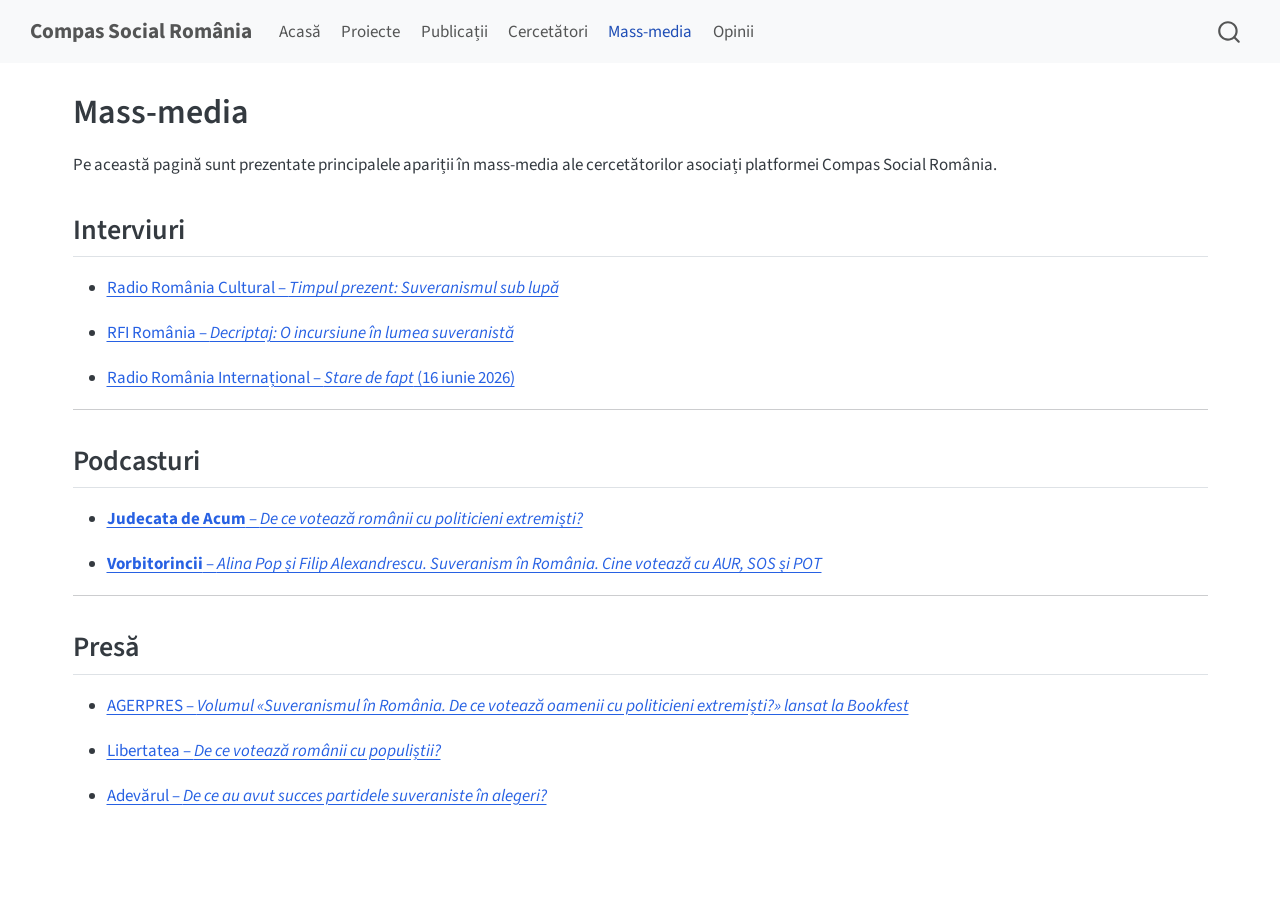
<file: docs/mass-media.html>
<!DOCTYPE html>
<html xmlns="http://www.w3.org/1999/xhtml" lang="ro" xml:lang="ro"><head>

<meta charset="utf-8">
<meta name="generator" content="quarto-1.9.38">

<meta name="viewport" content="width=device-width, initial-scale=1.0, user-scalable=yes">


<title>Mass-media – Compas Social România</title>
<style>
/* Default styles provided by pandoc.
** See https://pandoc.org/MANUAL.html#variables-for-html for config info.
*/
code{white-space: pre-wrap;}
span.smallcaps{font-variant: small-caps;}
div.columns{display: flex; gap: min(4vw, 1.5em);}
div.column{flex: auto; overflow-x: auto;}
div.hanging-indent{margin-left: 1.5em; text-indent: -1.5em;}
ul.task-list{list-style: none;}
ul.task-list li input[type="checkbox"] {
  width: 0.8em;
  margin: 0 0.8em 0.2em -1em; /* quarto-specific, see https://github.com/quarto-dev/quarto-cli/issues/4556 */ 
  vertical-align: middle;
}
</style>


<script src="site_libs/quarto-nav/quarto-nav.js"></script>
<script src="site_libs/quarto-nav/headroom.min.js"></script>
<script src="site_libs/clipboard/clipboard.min.js"></script>
<script src="site_libs/quarto-search/autocomplete.umd.js"></script>
<script src="site_libs/quarto-search/fuse.min.js"></script>
<script src="site_libs/quarto-search/quarto-search.js"></script>
<meta name="quarto:offset" content="./">
<script src="site_libs/quarto-html/quarto.js" type="module"></script>
<script src="site_libs/quarto-html/tabsets/tabsets.js" type="module"></script>
<script src="site_libs/quarto-html/popper.min.js"></script>
<script src="site_libs/quarto-html/tippy.umd.min.js"></script>
<script src="site_libs/quarto-html/anchor.min.js"></script>
<link href="site_libs/quarto-html/tippy.css" rel="stylesheet">
<link href="site_libs/quarto-html/quarto-syntax-highlighting-15634bcf2e68342d4ad2dfa704d543f6.css" rel="stylesheet" id="quarto-text-highlighting-styles">
<script src="site_libs/bootstrap/bootstrap.min.js"></script>
<link href="site_libs/bootstrap/bootstrap-icons.css" rel="stylesheet">
<link href="site_libs/bootstrap/bootstrap-c7ab57aa33037bad7520c6cb9ec7d6ec.min.css" rel="stylesheet" append-hash="true" id="quarto-bootstrap" data-mode="light">
<script id="quarto-search-options" type="application/json">{
  "location": "navbar",
  "copy-button": false,
  "collapse-after": 3,
  "panel-placement": "end",
  "type": "overlay",
  "limit": 50,
  "keyboard-shortcut": [
    "f",
    "/",
    "s"
  ],
  "show-item-context": false,
  "language": {
    "search-no-results-text": "No results",
    "search-matching-documents-text": "matching documents",
    "search-copy-link-title": "Copy link to search",
    "search-hide-matches-text": "Hide additional matches",
    "search-more-match-text": "more match in this document",
    "search-more-matches-text": "more matches in this document",
    "search-clear-button-title": "Clear",
    "search-text-placeholder": "",
    "search-detached-cancel-button-title": "Cancel",
    "search-submit-button-title": "Submit",
    "search-label": "Search"
  }
}</script>


<link rel="stylesheet" href="styles.css">
</head>

<body class="nav-fixed quarto-light">

<div id="quarto-search-results"></div>
  <header id="quarto-header" class="headroom fixed-top">
    <nav class="navbar navbar-expand-lg " data-bs-theme="dark">
      <div class="navbar-container container-fluid">
      <div class="navbar-brand-container mx-auto">
    <a class="navbar-brand" href="./index.html">
    <span class="navbar-title">Compas Social România</span>
    </a>
  </div>
            <div id="quarto-search" class="" title="Search"></div>
          <button class="navbar-toggler" type="button" data-bs-toggle="collapse" data-bs-target="#navbarCollapse" aria-controls="navbarCollapse" role="menu" aria-expanded="false" aria-label="Toggle navigation" onclick="if (window.quartoToggleHeadroom) { window.quartoToggleHeadroom(); }">
  <span class="navbar-toggler-icon"></span>
</button>
          <div class="collapse navbar-collapse" id="navbarCollapse">
            <ul class="navbar-nav navbar-nav-scroll me-auto">
  <li class="nav-item">
    <a class="nav-link" href="./index.html"> 
<span class="menu-text">Acasă</span></a>
  </li>  
  <li class="nav-item">
    <a class="nav-link" href="./proiecte.html"> 
<span class="menu-text">Proiecte</span></a>
  </li>  
  <li class="nav-item">
    <a class="nav-link" href="./publicatii.html"> 
<span class="menu-text">Publicații</span></a>
  </li>  
  <li class="nav-item">
    <a class="nav-link" href="./cercetatori.html"> 
<span class="menu-text">Cercetători</span></a>
  </li>  
  <li class="nav-item">
    <a class="nav-link active" href="./mass-media.html" aria-current="page"> 
<span class="menu-text">Mass-media</span></a>
  </li>  
  <li class="nav-item">
    <a class="nav-link" href="./opinii.html"> 
<span class="menu-text">Opinii</span></a>
  </li>  
</ul>
          </div> <!-- /navcollapse -->
            <div class="quarto-navbar-tools">
</div>
      </div> <!-- /container-fluid -->
    </nav>
</header>
<!-- content -->
<div id="quarto-content" class="quarto-container page-columns page-rows-contents page-layout-full page-navbar">
<!-- sidebar -->
<!-- margin-sidebar -->
    
<!-- main -->
<main class="content column-page" id="quarto-document-content">

<header id="title-block-header" class="quarto-title-block default">
<div class="quarto-title">
<h1 class="title">Mass-media</h1>
</div>



<div class="quarto-title-meta column-page">

    
  
    
  </div>
  


</header>


<p>Pe această pagină sunt prezentate principalele apariții în mass-media ale cercetătorilor asociați platformei Compas Social România.</p>
<section id="interviuri" class="level2">
<h2 class="anchored" data-anchor-id="interviuri">Interviuri</h2>
<ul>
<li><p><a href="https://www.radioromaniacultural.ro/emisiuni/timpul-prezent/timpul-prezent-suveranismul-sub-lupa-id53789.html">Radio România Cultural – <em>Timpul prezent: Suveranismul sub lupă</em></a></p></li>
<li><p><a href="https://www.rfi.fr/ro/podcasturi/decriptaj/20260619-o-incursiune-%C3%AEn-lumea-suveranist%C4%83">RFI România – <em>Decriptaj: O incursiune în lumea suveranistă</em></a></p></li>
<li><p><a href="https://www.rri.ro/emisiuni-on-demand/stare-de-fapt-16-06-2026-id1029811.html">Radio România Internațional – <em>Stare de fapt</em> (16 iunie 2026)</a></p></li>
</ul>
<hr>
</section>
<section id="podcasturi" class="level2">
<h2 class="anchored" data-anchor-id="podcasturi">Podcasturi</h2>
<ul>
<li><p><a href="https://www.youtube.com/watch?v=4BH_WqhEymw&amp;t=6s"><strong>Judecata de Acum</strong> – <em>De ce votează românii cu politicieni extremiști?</em></a></p></li>
<li><p><a href="https://www.youtube.com/watch?v=IhvLHdRylEo&amp;t=205s"><strong>Vorbitorincii</strong> – <em>Alina Pop și Filip Alexandrescu. Suveranism în România. Cine votează cu AUR, SOS și POT</em></a></p></li>
</ul>
<hr>
</section>
<section id="presă" class="level2">
<h2 class="anchored" data-anchor-id="presă">Presă</h2>
<ul>
<li><p><a href="https://agerpres.ro/cultura-media/2026/06/04/volumul-suveranismul-in-romania-de-ce-voteaza-oamenii-cu-politicienii-extremisti---lansat-la-bookfes--1563184">AGERPRES – <em>Volumul «Suveranismul în România. De ce votează oamenii cu politicieni extremiști?» lansat la Bookfest</em></a></p></li>
<li><p><a href="https://www.libertatea.ro/stiri/de-ce-voteaza-romanii-cu-populistii-votantii-lui-simion-sau-georgescu-nu-au-locuri-de-munca-bine-platite-si-au-acumulat-multe-nemultumiri-interviu-5790273">Libertatea – <em>De ce votează românii cu populiștii?</em></a></p></li>
<li><p><a href="https://adevarul.ro/politica/de-ce-au-avut-succes-partidele-suveraniste-in-2537571.html">Adevărul – <em>De ce au avut succes partidele suveraniste în alegeri?</em></a></p></li>
</ul>


</section>

</main> <!-- /main -->
<script id="quarto-html-after-body" type="application/javascript">
  window.document.addEventListener("DOMContentLoaded", function (event) {
    const icon = "";
    const anchorJS = new window.AnchorJS();
    anchorJS.options = {
      placement: 'right',
      icon: icon
    };
    anchorJS.add('.anchored');
    const isCodeAnnotation = (el) => {
      for (const clz of el.classList) {
        if (clz.startsWith('code-annotation-')) {                     
          return true;
        }
      }
      return false;
    }
    const onCopySuccess = function(e) {
      // button target
      const button = e.trigger;
      // don't keep focus
      button.blur();
      // flash "checked"
      button.classList.add('code-copy-button-checked');
      var currentTitle = button.getAttribute("title");
      button.setAttribute("title", "Copied!");
      let tooltip;
      if (window.bootstrap) {
        button.setAttribute("data-bs-toggle", "tooltip");
        button.setAttribute("data-bs-placement", "left");
        button.setAttribute("data-bs-title", "Copied!");
        tooltip = new bootstrap.Tooltip(button, 
          { trigger: "manual", 
            customClass: "code-copy-button-tooltip",
            offset: [0, -8]});
        tooltip.show();    
      }
      setTimeout(function() {
        if (tooltip) {
          tooltip.hide();
          button.removeAttribute("data-bs-title");
          button.removeAttribute("data-bs-toggle");
          button.removeAttribute("data-bs-placement");
        }
        button.setAttribute("title", currentTitle);
        button.classList.remove('code-copy-button-checked');
      }, 1000);
      // clear code selection
      e.clearSelection();
    }
    const getTextToCopy = function(trigger) {
      const outerScaffold = trigger.parentElement.cloneNode(true);
      const codeEl = outerScaffold.querySelector('code');
      for (const childEl of codeEl.children) {
        if (isCodeAnnotation(childEl)) {
          childEl.remove();
        }
      }
      return codeEl.innerText;
    }
    const clipboard = new window.ClipboardJS('.code-copy-button:not([data-in-quarto-modal])', {
      text: getTextToCopy
    });
    clipboard.on('success', onCopySuccess);
    if (window.document.getElementById('quarto-embedded-source-code-modal')) {
      const clipboardModal = new window.ClipboardJS('.code-copy-button[data-in-quarto-modal]', {
        text: getTextToCopy,
        container: window.document.getElementById('quarto-embedded-source-code-modal')
      });
      clipboardModal.on('success', onCopySuccess);
    }
      var localhostRegex = new RegExp(/^(?:http|https):\/\/localhost\:?[0-9]*\//);
      var mailtoRegex = new RegExp(/^mailto:/);
        var filterRegex = new RegExp('/' + window.location.host + '/');
      var isInternal = (href) => {
          return filterRegex.test(href) || localhostRegex.test(href) || mailtoRegex.test(href);
      }
      // Inspect non-navigation links and adorn them if external
     var links = window.document.querySelectorAll('a[href]:not(.nav-link):not(.navbar-brand):not(.toc-action):not(.sidebar-link):not(.sidebar-item-toggle):not(.pagination-link):not(.no-external):not([aria-hidden]):not(.dropdown-item):not(.quarto-navigation-tool):not(.about-link)');
      for (var i=0; i<links.length; i++) {
        const link = links[i];
        if (!isInternal(link.href)) {
          // undo the damage that might have been done by quarto-nav.js in the case of
          // links that we want to consider external
          if (link.dataset.originalHref !== undefined) {
            link.href = link.dataset.originalHref;
          }
        }
      }
    function tippyHover(el, contentFn, onTriggerFn, onUntriggerFn) {
      const config = {
        allowHTML: true,
        maxWidth: 500,
        delay: 100,
        arrow: false,
        appendTo: function(el) {
            return el.parentElement;
        },
        interactive: true,
        interactiveBorder: 10,
        theme: 'quarto',
        placement: 'bottom-start',
      };
      if (contentFn) {
        config.content = contentFn;
      }
      if (onTriggerFn) {
        config.onTrigger = onTriggerFn;
      }
      if (onUntriggerFn) {
        config.onUntrigger = onUntriggerFn;
      }
      window.tippy(el, config); 
    }
    const noterefs = window.document.querySelectorAll('a[role="doc-noteref"]');
    for (var i=0; i<noterefs.length; i++) {
      const ref = noterefs[i];
      tippyHover(ref, function() {
        // use id or data attribute instead here
        let href = ref.getAttribute('data-footnote-href') || ref.getAttribute('href');
        try { href = new URL(href).hash; } catch {}
        const id = href.replace(/^#\/?/, "");
        const note = window.document.getElementById(id);
        if (note) {
          return note.innerHTML;
        } else {
          return "";
        }
      });
    }
    const xrefs = window.document.querySelectorAll('a.quarto-xref');
    const processXRef = (id, note) => {
      // Strip column container classes
      const stripColumnClz = (el) => {
        el.classList.remove("page-full", "page-columns");
        if (el.children) {
          for (const child of el.children) {
            stripColumnClz(child);
          }
        }
      }
      stripColumnClz(note)
      if (id === null || id.startsWith('sec-')) {
        // Special case sections, only their first couple elements
        const container = document.createElement("div");
        if (note.children && note.children.length > 2) {
          container.appendChild(note.children[0].cloneNode(true));
          for (let i = 1; i < note.children.length; i++) {
            const child = note.children[i];
            if (child.tagName === "P" && child.innerText === "") {
              continue;
            } else {
              container.appendChild(child.cloneNode(true));
              break;
            }
          }
          if (window.Quarto?.typesetMath) {
            window.Quarto.typesetMath(container);
          }
          return container.innerHTML
        } else {
          if (window.Quarto?.typesetMath) {
            window.Quarto.typesetMath(note);
          }
          return note.innerHTML;
        }
      } else {
        // Remove any anchor links if they are present
        const anchorLink = note.querySelector('a.anchorjs-link');
        if (anchorLink) {
          anchorLink.remove();
        }
        if (window.Quarto?.typesetMath) {
          window.Quarto.typesetMath(note);
        }
        if (note.classList.contains("callout")) {
          return note.outerHTML;
        } else {
          return note.innerHTML;
        }
      }
    }
    for (var i=0; i<xrefs.length; i++) {
      const xref = xrefs[i];
      tippyHover(xref, undefined, function(instance) {
        instance.disable();
        let url = xref.getAttribute('href');
        let hash = undefined; 
        if (url.startsWith('#')) {
          hash = url;
        } else {
          try { hash = new URL(url).hash; } catch {}
        }
        if (hash) {
          const id = hash.replace(/^#\/?/, "");
          const note = window.document.getElementById(id);
          if (note !== null) {
            try {
              const html = processXRef(id, note.cloneNode(true));
              instance.setContent(html);
            } finally {
              instance.enable();
              instance.show();
            }
          } else {
            // See if we can fetch this
            fetch(url.split('#')[0])
            .then(res => res.text())
            .then(html => {
              const parser = new DOMParser();
              const htmlDoc = parser.parseFromString(html, "text/html");
              const note = htmlDoc.getElementById(id);
              if (note !== null) {
                const html = processXRef(id, note);
                instance.setContent(html);
              } 
            }).finally(() => {
              instance.enable();
              instance.show();
            });
          }
        } else {
          // See if we can fetch a full url (with no hash to target)
          // This is a special case and we should probably do some content thinning / targeting
          fetch(url)
          .then(res => res.text())
          .then(html => {
            const parser = new DOMParser();
            const htmlDoc = parser.parseFromString(html, "text/html");
            const note = htmlDoc.querySelector('main.content');
            if (note !== null) {
              // This should only happen for chapter cross references
              // (since there is no id in the URL)
              // remove the first header
              if (note.children.length > 0 && note.children[0].tagName === "HEADER") {
                note.children[0].remove();
              }
              const html = processXRef(null, note);
              instance.setContent(html);
            } 
          }).finally(() => {
            instance.enable();
            instance.show();
          });
        }
      }, function(instance) {
      });
    }
        let selectedAnnoteEl;
        const selectorForAnnotation = ( cell, annotation) => {
          let cellAttr = 'data-code-cell="' + cell + '"';
          let lineAttr = 'data-code-annotation="' +  annotation + '"';
          const selector = 'span[' + cellAttr + '][' + lineAttr + ']';
          return selector;
        }
        const selectCodeLines = (annoteEl) => {
          const doc = window.document;
          const targetCell = annoteEl.getAttribute("data-target-cell");
          const targetAnnotation = annoteEl.getAttribute("data-target-annotation");
          const annoteSpan = window.document.querySelector(selectorForAnnotation(targetCell, targetAnnotation));
          const lines = annoteSpan.getAttribute("data-code-lines").split(",");
          const lineIds = lines.map((line) => {
            return targetCell + "-" + line;
          })
          let top = null;
          let height = null;
          let parent = null;
          if (lineIds.length > 0) {
              //compute the position of the single el (top and bottom and make a div)
              const el = window.document.getElementById(lineIds[0]);
              top = el.offsetTop;
              height = el.offsetHeight;
              parent = el.parentElement.parentElement;
            if (lineIds.length > 1) {
              const lastEl = window.document.getElementById(lineIds[lineIds.length - 1]);
              const bottom = lastEl.offsetTop + lastEl.offsetHeight;
              height = bottom - top;
            }
            if (top !== null && height !== null && parent !== null) {
              // cook up a div (if necessary) and position it 
              let div = window.document.getElementById("code-annotation-line-highlight");
              if (div === null) {
                div = window.document.createElement("div");
                div.setAttribute("id", "code-annotation-line-highlight");
                div.style.position = 'absolute';
                parent.appendChild(div);
              }
              div.style.top = top - 2 + "px";
              div.style.height = height + 4 + "px";
              div.style.left = 0;
              let gutterDiv = window.document.getElementById("code-annotation-line-highlight-gutter");
              if (gutterDiv === null) {
                gutterDiv = window.document.createElement("div");
                gutterDiv.setAttribute("id", "code-annotation-line-highlight-gutter");
                gutterDiv.style.position = 'absolute';
                const codeCell = window.document.getElementById(targetCell);
                const gutter = codeCell.querySelector('.code-annotation-gutter');
                gutter.appendChild(gutterDiv);
              }
              gutterDiv.style.top = top - 2 + "px";
              gutterDiv.style.height = height + 4 + "px";
            }
            selectedAnnoteEl = annoteEl;
          }
        };
        const unselectCodeLines = () => {
          const elementsIds = ["code-annotation-line-highlight", "code-annotation-line-highlight-gutter"];
          elementsIds.forEach((elId) => {
            const div = window.document.getElementById(elId);
            if (div) {
              div.remove();
            }
          });
          selectedAnnoteEl = undefined;
        };
          // Handle positioning of the toggle
      window.addEventListener(
        "resize",
        throttle(() => {
          elRect = undefined;
          if (selectedAnnoteEl) {
            selectCodeLines(selectedAnnoteEl);
          }
        }, 10)
      );
      function throttle(fn, ms) {
      let throttle = false;
      let timer;
        return (...args) => {
          if(!throttle) { // first call gets through
              fn.apply(this, args);
              throttle = true;
          } else { // all the others get throttled
              if(timer) clearTimeout(timer); // cancel #2
              timer = setTimeout(() => {
                fn.apply(this, args);
                timer = throttle = false;
              }, ms);
          }
        };
      }
        // Attach click handler to the DT
        const annoteDls = window.document.querySelectorAll('dt[data-target-cell]');
        for (const annoteDlNode of annoteDls) {
          annoteDlNode.addEventListener('click', (event) => {
            const clickedEl = event.target;
            if (clickedEl !== selectedAnnoteEl) {
              unselectCodeLines();
              const activeEl = window.document.querySelector('dt[data-target-cell].code-annotation-active');
              if (activeEl) {
                activeEl.classList.remove('code-annotation-active');
              }
              selectCodeLines(clickedEl);
              clickedEl.classList.add('code-annotation-active');
            } else {
              // Unselect the line
              unselectCodeLines();
              clickedEl.classList.remove('code-annotation-active');
            }
          });
        }
    const findCites = (el) => {
      const parentEl = el.parentElement;
      if (parentEl) {
        const cites = parentEl.dataset.cites;
        if (cites) {
          return {
            el,
            cites: cites.split(' ')
          };
        } else {
          return findCites(el.parentElement)
        }
      } else {
        return undefined;
      }
    };
    var bibliorefs = window.document.querySelectorAll('a[role="doc-biblioref"]');
    for (var i=0; i<bibliorefs.length; i++) {
      const ref = bibliorefs[i];
      const citeInfo = findCites(ref);
      if (citeInfo) {
        tippyHover(citeInfo.el, function() {
          var popup = window.document.createElement('div');
          citeInfo.cites.forEach(function(cite) {
            var citeDiv = window.document.createElement('div');
            citeDiv.classList.add('hanging-indent');
            citeDiv.classList.add('csl-entry');
            var biblioDiv = window.document.getElementById('ref-' + cite);
            if (biblioDiv) {
              citeDiv.innerHTML = biblioDiv.innerHTML;
            }
            popup.appendChild(citeDiv);
          });
          return popup.innerHTML;
        });
      }
    }
  });
  </script>
</div> <!-- /content -->




</body></html>
</file>
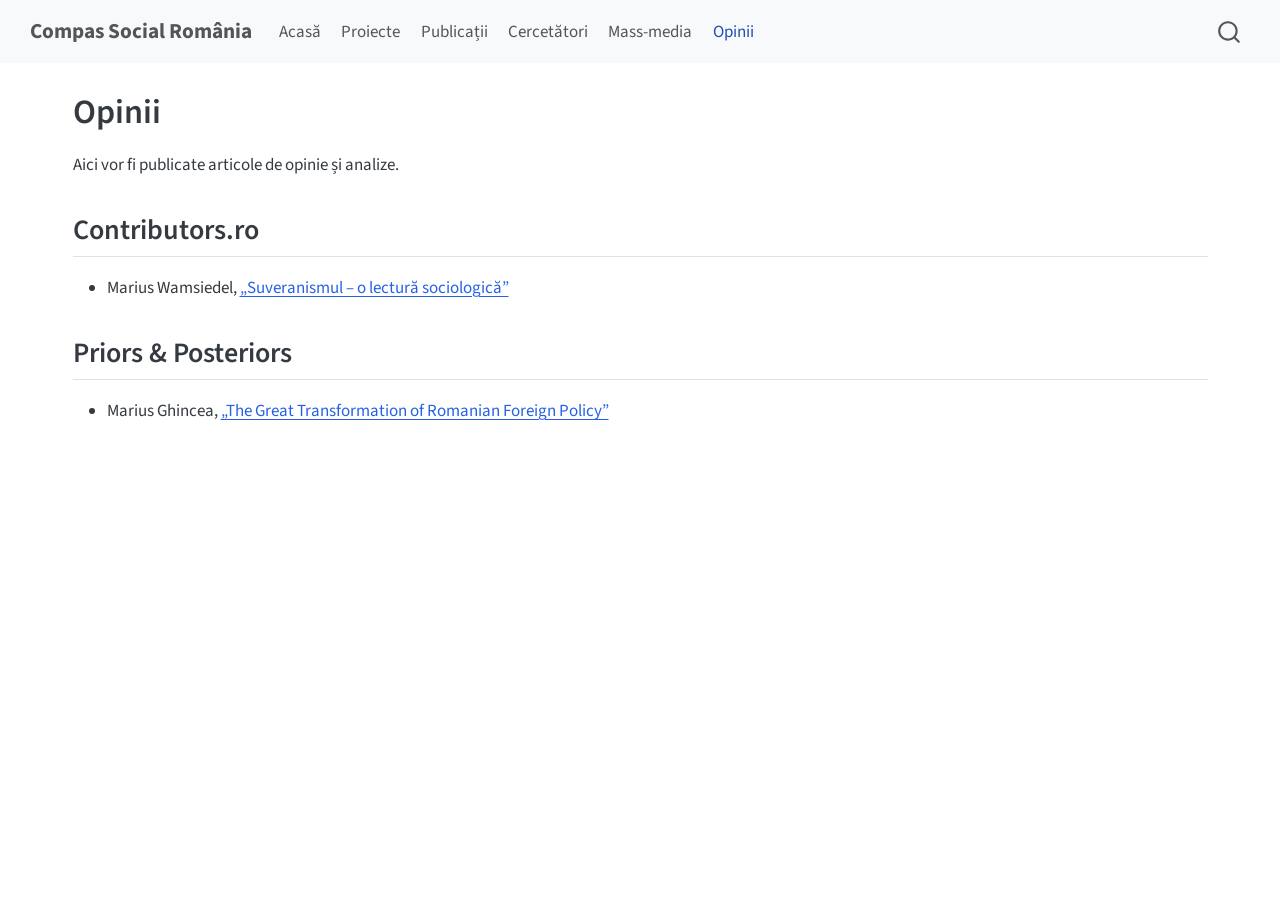
<file: docs/opinii.html>
<!DOCTYPE html>
<html xmlns="http://www.w3.org/1999/xhtml" lang="ro" xml:lang="ro"><head>

<meta charset="utf-8">
<meta name="generator" content="quarto-1.9.38">

<meta name="viewport" content="width=device-width, initial-scale=1.0, user-scalable=yes">


<title>Opinii – Compas Social România</title>
<style>
/* Default styles provided by pandoc.
** See https://pandoc.org/MANUAL.html#variables-for-html for config info.
*/
code{white-space: pre-wrap;}
span.smallcaps{font-variant: small-caps;}
div.columns{display: flex; gap: min(4vw, 1.5em);}
div.column{flex: auto; overflow-x: auto;}
div.hanging-indent{margin-left: 1.5em; text-indent: -1.5em;}
ul.task-list{list-style: none;}
ul.task-list li input[type="checkbox"] {
  width: 0.8em;
  margin: 0 0.8em 0.2em -1em; /* quarto-specific, see https://github.com/quarto-dev/quarto-cli/issues/4556 */ 
  vertical-align: middle;
}
</style>


<script src="site_libs/quarto-nav/quarto-nav.js"></script>
<script src="site_libs/quarto-nav/headroom.min.js"></script>
<script src="site_libs/clipboard/clipboard.min.js"></script>
<script src="site_libs/quarto-search/autocomplete.umd.js"></script>
<script src="site_libs/quarto-search/fuse.min.js"></script>
<script src="site_libs/quarto-search/quarto-search.js"></script>
<meta name="quarto:offset" content="./">
<script src="site_libs/quarto-html/quarto.js" type="module"></script>
<script src="site_libs/quarto-html/tabsets/tabsets.js" type="module"></script>
<script src="site_libs/quarto-html/popper.min.js"></script>
<script src="site_libs/quarto-html/tippy.umd.min.js"></script>
<script src="site_libs/quarto-html/anchor.min.js"></script>
<link href="site_libs/quarto-html/tippy.css" rel="stylesheet">
<link href="site_libs/quarto-html/quarto-syntax-highlighting-15634bcf2e68342d4ad2dfa704d543f6.css" rel="stylesheet" id="quarto-text-highlighting-styles">
<script src="site_libs/bootstrap/bootstrap.min.js"></script>
<link href="site_libs/bootstrap/bootstrap-icons.css" rel="stylesheet">
<link href="site_libs/bootstrap/bootstrap-c7ab57aa33037bad7520c6cb9ec7d6ec.min.css" rel="stylesheet" append-hash="true" id="quarto-bootstrap" data-mode="light">
<script id="quarto-search-options" type="application/json">{
  "location": "navbar",
  "copy-button": false,
  "collapse-after": 3,
  "panel-placement": "end",
  "type": "overlay",
  "limit": 50,
  "keyboard-shortcut": [
    "f",
    "/",
    "s"
  ],
  "show-item-context": false,
  "language": {
    "search-no-results-text": "No results",
    "search-matching-documents-text": "matching documents",
    "search-copy-link-title": "Copy link to search",
    "search-hide-matches-text": "Hide additional matches",
    "search-more-match-text": "more match in this document",
    "search-more-matches-text": "more matches in this document",
    "search-clear-button-title": "Clear",
    "search-text-placeholder": "",
    "search-detached-cancel-button-title": "Cancel",
    "search-submit-button-title": "Submit",
    "search-label": "Search"
  }
}</script>


<link rel="stylesheet" href="styles.css">
</head>

<body class="nav-fixed quarto-light">

<div id="quarto-search-results"></div>
  <header id="quarto-header" class="headroom fixed-top">
    <nav class="navbar navbar-expand-lg " data-bs-theme="dark">
      <div class="navbar-container container-fluid">
      <div class="navbar-brand-container mx-auto">
    <a class="navbar-brand" href="./index.html">
    <span class="navbar-title">Compas Social România</span>
    </a>
  </div>
            <div id="quarto-search" class="" title="Search"></div>
          <button class="navbar-toggler" type="button" data-bs-toggle="collapse" data-bs-target="#navbarCollapse" aria-controls="navbarCollapse" role="menu" aria-expanded="false" aria-label="Toggle navigation" onclick="if (window.quartoToggleHeadroom) { window.quartoToggleHeadroom(); }">
  <span class="navbar-toggler-icon"></span>
</button>
          <div class="collapse navbar-collapse" id="navbarCollapse">
            <ul class="navbar-nav navbar-nav-scroll me-auto">
  <li class="nav-item">
    <a class="nav-link" href="./index.html"> 
<span class="menu-text">Acasă</span></a>
  </li>  
  <li class="nav-item">
    <a class="nav-link" href="./proiecte.html"> 
<span class="menu-text">Proiecte</span></a>
  </li>  
  <li class="nav-item">
    <a class="nav-link" href="./publicatii.html"> 
<span class="menu-text">Publicații</span></a>
  </li>  
  <li class="nav-item">
    <a class="nav-link" href="./cercetatori.html"> 
<span class="menu-text">Cercetători</span></a>
  </li>  
  <li class="nav-item">
    <a class="nav-link" href="./mass-media.html"> 
<span class="menu-text">Mass-media</span></a>
  </li>  
  <li class="nav-item">
    <a class="nav-link active" href="./opinii.html" aria-current="page"> 
<span class="menu-text">Opinii</span></a>
  </li>  
</ul>
          </div> <!-- /navcollapse -->
            <div class="quarto-navbar-tools">
</div>
      </div> <!-- /container-fluid -->
    </nav>
</header>
<!-- content -->
<div id="quarto-content" class="quarto-container page-columns page-rows-contents page-layout-full page-navbar">
<!-- sidebar -->
<!-- margin-sidebar -->
    
<!-- main -->
<main class="content column-page" id="quarto-document-content">

<header id="title-block-header" class="quarto-title-block default">
<div class="quarto-title">
<h1 class="title">Opinii</h1>
</div>



<div class="quarto-title-meta column-page">

    
  
    
  </div>
  


</header>


<p>Aici vor fi publicate articole de opinie și analize.</p>
<section id="contributors.ro" class="level2">
<h2 class="anchored" data-anchor-id="contributors.ro">Contributors.ro</h2>
<ul>
<li>Marius Wamsiedel, <a href="https://www.contributors.ro/suveranismul-o-lectura-sociologica/">„Suveranismul – o lectură sociologică”</a></li>
</ul>
</section>
<section id="priors-posteriors" class="level2">
<h2 class="anchored" data-anchor-id="priors-posteriors">Priors &amp; Posteriors</h2>
<ul>
<li>Marius Ghincea, <a href="https://priorsandposteriors.substack.com/p/the-great-transformation-of-romanian">„The Great Transformation of Romanian Foreign Policy”</a></li>
</ul>


</section>

</main> <!-- /main -->
<script id="quarto-html-after-body" type="application/javascript">
  window.document.addEventListener("DOMContentLoaded", function (event) {
    const icon = "";
    const anchorJS = new window.AnchorJS();
    anchorJS.options = {
      placement: 'right',
      icon: icon
    };
    anchorJS.add('.anchored');
    const isCodeAnnotation = (el) => {
      for (const clz of el.classList) {
        if (clz.startsWith('code-annotation-')) {                     
          return true;
        }
      }
      return false;
    }
    const onCopySuccess = function(e) {
      // button target
      const button = e.trigger;
      // don't keep focus
      button.blur();
      // flash "checked"
      button.classList.add('code-copy-button-checked');
      var currentTitle = button.getAttribute("title");
      button.setAttribute("title", "Copied!");
      let tooltip;
      if (window.bootstrap) {
        button.setAttribute("data-bs-toggle", "tooltip");
        button.setAttribute("data-bs-placement", "left");
        button.setAttribute("data-bs-title", "Copied!");
        tooltip = new bootstrap.Tooltip(button, 
          { trigger: "manual", 
            customClass: "code-copy-button-tooltip",
            offset: [0, -8]});
        tooltip.show();    
      }
      setTimeout(function() {
        if (tooltip) {
          tooltip.hide();
          button.removeAttribute("data-bs-title");
          button.removeAttribute("data-bs-toggle");
          button.removeAttribute("data-bs-placement");
        }
        button.setAttribute("title", currentTitle);
        button.classList.remove('code-copy-button-checked');
      }, 1000);
      // clear code selection
      e.clearSelection();
    }
    const getTextToCopy = function(trigger) {
      const outerScaffold = trigger.parentElement.cloneNode(true);
      const codeEl = outerScaffold.querySelector('code');
      for (const childEl of codeEl.children) {
        if (isCodeAnnotation(childEl)) {
          childEl.remove();
        }
      }
      return codeEl.innerText;
    }
    const clipboard = new window.ClipboardJS('.code-copy-button:not([data-in-quarto-modal])', {
      text: getTextToCopy
    });
    clipboard.on('success', onCopySuccess);
    if (window.document.getElementById('quarto-embedded-source-code-modal')) {
      const clipboardModal = new window.ClipboardJS('.code-copy-button[data-in-quarto-modal]', {
        text: getTextToCopy,
        container: window.document.getElementById('quarto-embedded-source-code-modal')
      });
      clipboardModal.on('success', onCopySuccess);
    }
      var localhostRegex = new RegExp(/^(?:http|https):\/\/localhost\:?[0-9]*\//);
      var mailtoRegex = new RegExp(/^mailto:/);
        var filterRegex = new RegExp('/' + window.location.host + '/');
      var isInternal = (href) => {
          return filterRegex.test(href) || localhostRegex.test(href) || mailtoRegex.test(href);
      }
      // Inspect non-navigation links and adorn them if external
     var links = window.document.querySelectorAll('a[href]:not(.nav-link):not(.navbar-brand):not(.toc-action):not(.sidebar-link):not(.sidebar-item-toggle):not(.pagination-link):not(.no-external):not([aria-hidden]):not(.dropdown-item):not(.quarto-navigation-tool):not(.about-link)');
      for (var i=0; i<links.length; i++) {
        const link = links[i];
        if (!isInternal(link.href)) {
          // undo the damage that might have been done by quarto-nav.js in the case of
          // links that we want to consider external
          if (link.dataset.originalHref !== undefined) {
            link.href = link.dataset.originalHref;
          }
        }
      }
    function tippyHover(el, contentFn, onTriggerFn, onUntriggerFn) {
      const config = {
        allowHTML: true,
        maxWidth: 500,
        delay: 100,
        arrow: false,
        appendTo: function(el) {
            return el.parentElement;
        },
        interactive: true,
        interactiveBorder: 10,
        theme: 'quarto',
        placement: 'bottom-start',
      };
      if (contentFn) {
        config.content = contentFn;
      }
      if (onTriggerFn) {
        config.onTrigger = onTriggerFn;
      }
      if (onUntriggerFn) {
        config.onUntrigger = onUntriggerFn;
      }
      window.tippy(el, config); 
    }
    const noterefs = window.document.querySelectorAll('a[role="doc-noteref"]');
    for (var i=0; i<noterefs.length; i++) {
      const ref = noterefs[i];
      tippyHover(ref, function() {
        // use id or data attribute instead here
        let href = ref.getAttribute('data-footnote-href') || ref.getAttribute('href');
        try { href = new URL(href).hash; } catch {}
        const id = href.replace(/^#\/?/, "");
        const note = window.document.getElementById(id);
        if (note) {
          return note.innerHTML;
        } else {
          return "";
        }
      });
    }
    const xrefs = window.document.querySelectorAll('a.quarto-xref');
    const processXRef = (id, note) => {
      // Strip column container classes
      const stripColumnClz = (el) => {
        el.classList.remove("page-full", "page-columns");
        if (el.children) {
          for (const child of el.children) {
            stripColumnClz(child);
          }
        }
      }
      stripColumnClz(note)
      if (id === null || id.startsWith('sec-')) {
        // Special case sections, only their first couple elements
        const container = document.createElement("div");
        if (note.children && note.children.length > 2) {
          container.appendChild(note.children[0].cloneNode(true));
          for (let i = 1; i < note.children.length; i++) {
            const child = note.children[i];
            if (child.tagName === "P" && child.innerText === "") {
              continue;
            } else {
              container.appendChild(child.cloneNode(true));
              break;
            }
          }
          if (window.Quarto?.typesetMath) {
            window.Quarto.typesetMath(container);
          }
          return container.innerHTML
        } else {
          if (window.Quarto?.typesetMath) {
            window.Quarto.typesetMath(note);
          }
          return note.innerHTML;
        }
      } else {
        // Remove any anchor links if they are present
        const anchorLink = note.querySelector('a.anchorjs-link');
        if (anchorLink) {
          anchorLink.remove();
        }
        if (window.Quarto?.typesetMath) {
          window.Quarto.typesetMath(note);
        }
        if (note.classList.contains("callout")) {
          return note.outerHTML;
        } else {
          return note.innerHTML;
        }
      }
    }
    for (var i=0; i<xrefs.length; i++) {
      const xref = xrefs[i];
      tippyHover(xref, undefined, function(instance) {
        instance.disable();
        let url = xref.getAttribute('href');
        let hash = undefined; 
        if (url.startsWith('#')) {
          hash = url;
        } else {
          try { hash = new URL(url).hash; } catch {}
        }
        if (hash) {
          const id = hash.replace(/^#\/?/, "");
          const note = window.document.getElementById(id);
          if (note !== null) {
            try {
              const html = processXRef(id, note.cloneNode(true));
              instance.setContent(html);
            } finally {
              instance.enable();
              instance.show();
            }
          } else {
            // See if we can fetch this
            fetch(url.split('#')[0])
            .then(res => res.text())
            .then(html => {
              const parser = new DOMParser();
              const htmlDoc = parser.parseFromString(html, "text/html");
              const note = htmlDoc.getElementById(id);
              if (note !== null) {
                const html = processXRef(id, note);
                instance.setContent(html);
              } 
            }).finally(() => {
              instance.enable();
              instance.show();
            });
          }
        } else {
          // See if we can fetch a full url (with no hash to target)
          // This is a special case and we should probably do some content thinning / targeting
          fetch(url)
          .then(res => res.text())
          .then(html => {
            const parser = new DOMParser();
            const htmlDoc = parser.parseFromString(html, "text/html");
            const note = htmlDoc.querySelector('main.content');
            if (note !== null) {
              // This should only happen for chapter cross references
              // (since there is no id in the URL)
              // remove the first header
              if (note.children.length > 0 && note.children[0].tagName === "HEADER") {
                note.children[0].remove();
              }
              const html = processXRef(null, note);
              instance.setContent(html);
            } 
          }).finally(() => {
            instance.enable();
            instance.show();
          });
        }
      }, function(instance) {
      });
    }
        let selectedAnnoteEl;
        const selectorForAnnotation = ( cell, annotation) => {
          let cellAttr = 'data-code-cell="' + cell + '"';
          let lineAttr = 'data-code-annotation="' +  annotation + '"';
          const selector = 'span[' + cellAttr + '][' + lineAttr + ']';
          return selector;
        }
        const selectCodeLines = (annoteEl) => {
          const doc = window.document;
          const targetCell = annoteEl.getAttribute("data-target-cell");
          const targetAnnotation = annoteEl.getAttribute("data-target-annotation");
          const annoteSpan = window.document.querySelector(selectorForAnnotation(targetCell, targetAnnotation));
          const lines = annoteSpan.getAttribute("data-code-lines").split(",");
          const lineIds = lines.map((line) => {
            return targetCell + "-" + line;
          })
          let top = null;
          let height = null;
          let parent = null;
          if (lineIds.length > 0) {
              //compute the position of the single el (top and bottom and make a div)
              const el = window.document.getElementById(lineIds[0]);
              top = el.offsetTop;
              height = el.offsetHeight;
              parent = el.parentElement.parentElement;
            if (lineIds.length > 1) {
              const lastEl = window.document.getElementById(lineIds[lineIds.length - 1]);
              const bottom = lastEl.offsetTop + lastEl.offsetHeight;
              height = bottom - top;
            }
            if (top !== null && height !== null && parent !== null) {
              // cook up a div (if necessary) and position it 
              let div = window.document.getElementById("code-annotation-line-highlight");
              if (div === null) {
                div = window.document.createElement("div");
                div.setAttribute("id", "code-annotation-line-highlight");
                div.style.position = 'absolute';
                parent.appendChild(div);
              }
              div.style.top = top - 2 + "px";
              div.style.height = height + 4 + "px";
              div.style.left = 0;
              let gutterDiv = window.document.getElementById("code-annotation-line-highlight-gutter");
              if (gutterDiv === null) {
                gutterDiv = window.document.createElement("div");
                gutterDiv.setAttribute("id", "code-annotation-line-highlight-gutter");
                gutterDiv.style.position = 'absolute';
                const codeCell = window.document.getElementById(targetCell);
                const gutter = codeCell.querySelector('.code-annotation-gutter');
                gutter.appendChild(gutterDiv);
              }
              gutterDiv.style.top = top - 2 + "px";
              gutterDiv.style.height = height + 4 + "px";
            }
            selectedAnnoteEl = annoteEl;
          }
        };
        const unselectCodeLines = () => {
          const elementsIds = ["code-annotation-line-highlight", "code-annotation-line-highlight-gutter"];
          elementsIds.forEach((elId) => {
            const div = window.document.getElementById(elId);
            if (div) {
              div.remove();
            }
          });
          selectedAnnoteEl = undefined;
        };
          // Handle positioning of the toggle
      window.addEventListener(
        "resize",
        throttle(() => {
          elRect = undefined;
          if (selectedAnnoteEl) {
            selectCodeLines(selectedAnnoteEl);
          }
        }, 10)
      );
      function throttle(fn, ms) {
      let throttle = false;
      let timer;
        return (...args) => {
          if(!throttle) { // first call gets through
              fn.apply(this, args);
              throttle = true;
          } else { // all the others get throttled
              if(timer) clearTimeout(timer); // cancel #2
              timer = setTimeout(() => {
                fn.apply(this, args);
                timer = throttle = false;
              }, ms);
          }
        };
      }
        // Attach click handler to the DT
        const annoteDls = window.document.querySelectorAll('dt[data-target-cell]');
        for (const annoteDlNode of annoteDls) {
          annoteDlNode.addEventListener('click', (event) => {
            const clickedEl = event.target;
            if (clickedEl !== selectedAnnoteEl) {
              unselectCodeLines();
              const activeEl = window.document.querySelector('dt[data-target-cell].code-annotation-active');
              if (activeEl) {
                activeEl.classList.remove('code-annotation-active');
              }
              selectCodeLines(clickedEl);
              clickedEl.classList.add('code-annotation-active');
            } else {
              // Unselect the line
              unselectCodeLines();
              clickedEl.classList.remove('code-annotation-active');
            }
          });
        }
    const findCites = (el) => {
      const parentEl = el.parentElement;
      if (parentEl) {
        const cites = parentEl.dataset.cites;
        if (cites) {
          return {
            el,
            cites: cites.split(' ')
          };
        } else {
          return findCites(el.parentElement)
        }
      } else {
        return undefined;
      }
    };
    var bibliorefs = window.document.querySelectorAll('a[role="doc-biblioref"]');
    for (var i=0; i<bibliorefs.length; i++) {
      const ref = bibliorefs[i];
      const citeInfo = findCites(ref);
      if (citeInfo) {
        tippyHover(citeInfo.el, function() {
          var popup = window.document.createElement('div');
          citeInfo.cites.forEach(function(cite) {
            var citeDiv = window.document.createElement('div');
            citeDiv.classList.add('hanging-indent');
            citeDiv.classList.add('csl-entry');
            var biblioDiv = window.document.getElementById('ref-' + cite);
            if (biblioDiv) {
              citeDiv.innerHTML = biblioDiv.innerHTML;
            }
            popup.appendChild(citeDiv);
          });
          return popup.innerHTML;
        });
      }
    }
  });
  </script>
</div> <!-- /content -->




</body></html>
</file>
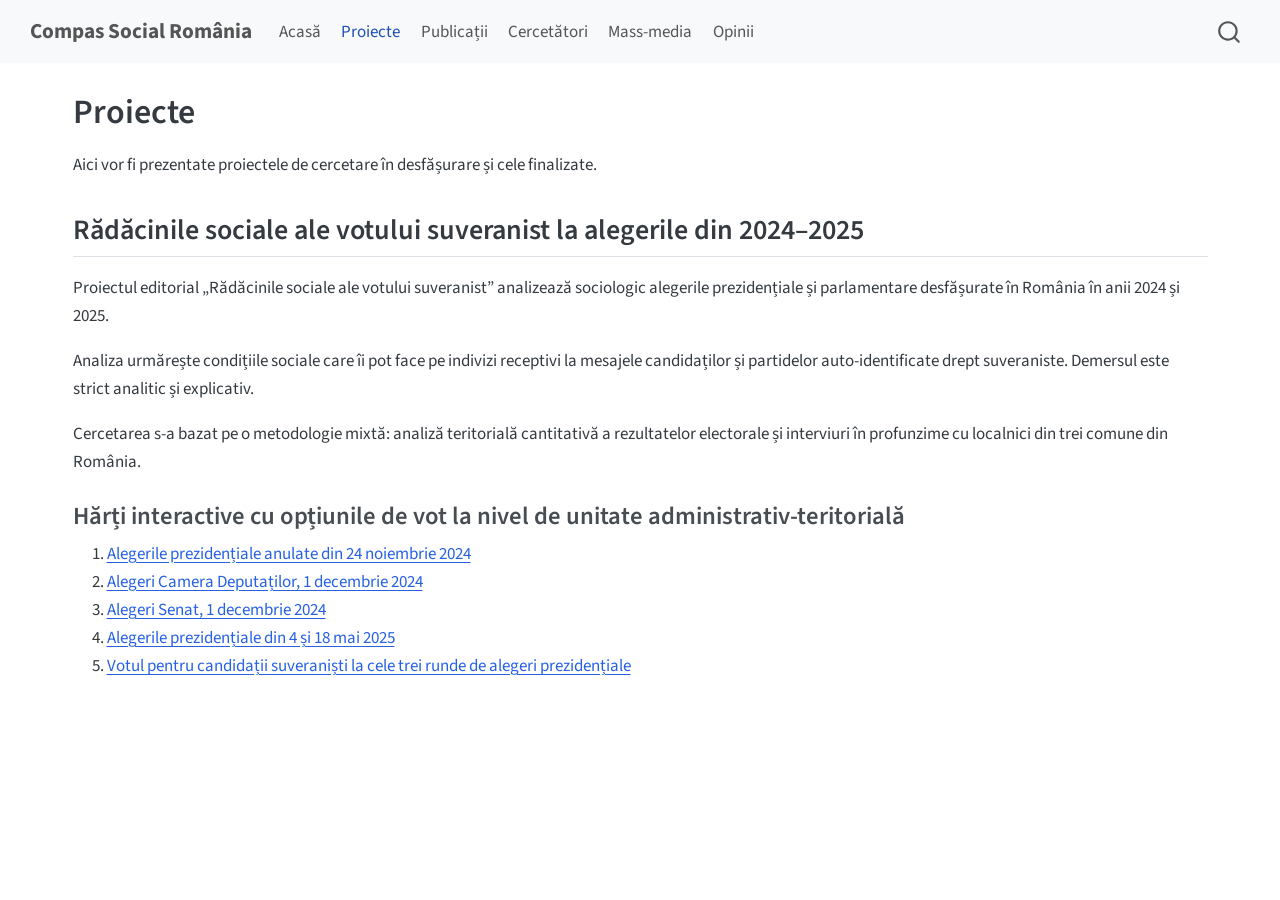
<file: docs/proiecte.html>
<!DOCTYPE html>
<html xmlns="http://www.w3.org/1999/xhtml" lang="ro" xml:lang="ro"><head>

<meta charset="utf-8">
<meta name="generator" content="quarto-1.9.38">

<meta name="viewport" content="width=device-width, initial-scale=1.0, user-scalable=yes">


<title>Proiecte – Compas Social România</title>
<style>
/* Default styles provided by pandoc.
** See https://pandoc.org/MANUAL.html#variables-for-html for config info.
*/
code{white-space: pre-wrap;}
span.smallcaps{font-variant: small-caps;}
div.columns{display: flex; gap: min(4vw, 1.5em);}
div.column{flex: auto; overflow-x: auto;}
div.hanging-indent{margin-left: 1.5em; text-indent: -1.5em;}
ul.task-list{list-style: none;}
ul.task-list li input[type="checkbox"] {
  width: 0.8em;
  margin: 0 0.8em 0.2em -1em; /* quarto-specific, see https://github.com/quarto-dev/quarto-cli/issues/4556 */ 
  vertical-align: middle;
}
</style>


<script src="site_libs/quarto-nav/quarto-nav.js"></script>
<script src="site_libs/quarto-nav/headroom.min.js"></script>
<script src="site_libs/clipboard/clipboard.min.js"></script>
<script src="site_libs/quarto-search/autocomplete.umd.js"></script>
<script src="site_libs/quarto-search/fuse.min.js"></script>
<script src="site_libs/quarto-search/quarto-search.js"></script>
<meta name="quarto:offset" content="./">
<script src="site_libs/quarto-html/quarto.js" type="module"></script>
<script src="site_libs/quarto-html/tabsets/tabsets.js" type="module"></script>
<script src="site_libs/quarto-html/popper.min.js"></script>
<script src="site_libs/quarto-html/tippy.umd.min.js"></script>
<script src="site_libs/quarto-html/anchor.min.js"></script>
<link href="site_libs/quarto-html/tippy.css" rel="stylesheet">
<link href="site_libs/quarto-html/quarto-syntax-highlighting-15634bcf2e68342d4ad2dfa704d543f6.css" rel="stylesheet" id="quarto-text-highlighting-styles">
<script src="site_libs/bootstrap/bootstrap.min.js"></script>
<link href="site_libs/bootstrap/bootstrap-icons.css" rel="stylesheet">
<link href="site_libs/bootstrap/bootstrap-c7ab57aa33037bad7520c6cb9ec7d6ec.min.css" rel="stylesheet" append-hash="true" id="quarto-bootstrap" data-mode="light">
<script id="quarto-search-options" type="application/json">{
  "location": "navbar",
  "copy-button": false,
  "collapse-after": 3,
  "panel-placement": "end",
  "type": "overlay",
  "limit": 50,
  "keyboard-shortcut": [
    "f",
    "/",
    "s"
  ],
  "show-item-context": false,
  "language": {
    "search-no-results-text": "No results",
    "search-matching-documents-text": "matching documents",
    "search-copy-link-title": "Copy link to search",
    "search-hide-matches-text": "Hide additional matches",
    "search-more-match-text": "more match in this document",
    "search-more-matches-text": "more matches in this document",
    "search-clear-button-title": "Clear",
    "search-text-placeholder": "",
    "search-detached-cancel-button-title": "Cancel",
    "search-submit-button-title": "Submit",
    "search-label": "Search"
  }
}</script>


<link rel="stylesheet" href="styles.css">
</head>

<body class="nav-fixed quarto-light">

<div id="quarto-search-results"></div>
  <header id="quarto-header" class="headroom fixed-top">
    <nav class="navbar navbar-expand-lg " data-bs-theme="dark">
      <div class="navbar-container container-fluid">
      <div class="navbar-brand-container mx-auto">
    <a class="navbar-brand" href="./index.html">
    <span class="navbar-title">Compas Social România</span>
    </a>
  </div>
            <div id="quarto-search" class="" title="Search"></div>
          <button class="navbar-toggler" type="button" data-bs-toggle="collapse" data-bs-target="#navbarCollapse" aria-controls="navbarCollapse" role="menu" aria-expanded="false" aria-label="Toggle navigation" onclick="if (window.quartoToggleHeadroom) { window.quartoToggleHeadroom(); }">
  <span class="navbar-toggler-icon"></span>
</button>
          <div class="collapse navbar-collapse" id="navbarCollapse">
            <ul class="navbar-nav navbar-nav-scroll me-auto">
  <li class="nav-item">
    <a class="nav-link" href="./index.html"> 
<span class="menu-text">Acasă</span></a>
  </li>  
  <li class="nav-item">
    <a class="nav-link active" href="./proiecte.html" aria-current="page"> 
<span class="menu-text">Proiecte</span></a>
  </li>  
  <li class="nav-item">
    <a class="nav-link" href="./publicatii.html"> 
<span class="menu-text">Publicații</span></a>
  </li>  
  <li class="nav-item">
    <a class="nav-link" href="./cercetatori.html"> 
<span class="menu-text">Cercetători</span></a>
  </li>  
  <li class="nav-item">
    <a class="nav-link" href="./mass-media.html"> 
<span class="menu-text">Mass-media</span></a>
  </li>  
  <li class="nav-item">
    <a class="nav-link" href="./opinii.html"> 
<span class="menu-text">Opinii</span></a>
  </li>  
</ul>
          </div> <!-- /navcollapse -->
            <div class="quarto-navbar-tools">
</div>
      </div> <!-- /container-fluid -->
    </nav>
</header>
<!-- content -->
<div id="quarto-content" class="quarto-container page-columns page-rows-contents page-layout-full page-navbar">
<!-- sidebar -->
<!-- margin-sidebar -->
    
<!-- main -->
<main class="content column-page" id="quarto-document-content">

<header id="title-block-header" class="quarto-title-block default">
<div class="quarto-title">
<h1 class="title">Proiecte</h1>
</div>



<div class="quarto-title-meta column-page">

    
  
    
  </div>
  


</header>


<p>Aici vor fi prezentate proiectele de cercetare în desfășurare și cele finalizate.</p>
<section id="rădăcinile-sociale-ale-votului-suveranist-la-alegerile-din-20242025" class="level2">
<h2 class="anchored" data-anchor-id="rădăcinile-sociale-ale-votului-suveranist-la-alegerile-din-20242025">Rădăcinile sociale ale votului suveranist la alegerile din 2024–2025</h2>
<p>Proiectul editorial „Rădăcinile sociale ale votului suveranist” analizează sociologic alegerile prezidențiale și parlamentare desfășurate în România în anii 2024 și 2025.</p>
<p>Analiza urmărește condițiile sociale care îi pot face pe indivizi receptivi la mesajele candidaților și partidelor auto-identificate drept suveraniste. Demersul este strict analitic și explicativ.</p>
<p>Cercetarea s-a bazat pe o metodologie mixtă: analiză teritorială cantitativă a rezultatelor electorale și interviuri în profunzime cu localnici din trei comune din România.</p>
<section id="hărți-interactive-cu-opțiunile-de-vot-la-nivel-de-unitate-administrativ-teritorială" class="level3">
<h3 class="anchored" data-anchor-id="hărți-interactive-cu-opțiunile-de-vot-la-nivel-de-unitate-administrativ-teritorială">Hărți interactive cu opțiunile de vot la nivel de unitate administrativ-teritorială</h3>
<ol type="1">
<li><a href="https://ionut-marian-anghel.shinyapps.io/Alegeri_prezidentiale_anulate_noiembrie2024/">Alegerile prezidențiale anulate din 24 noiembrie 2024</a></li>
<li><a href="https://ionut-marian-anghel.shinyapps.io/Rezultate_alegeri_parlamentare_Camera-Deputatilor_decembrie2025/">Alegeri Camera Deputaților, 1 decembrie 2024</a></li>
<li><a href="https://ionut-marian-anghel.shinyapps.io/Rezultate_alegeri_parlamentare_Senat_decembrie2025/">Alegeri Senat, 1 decembrie 2024</a></li>
<li><a href="https://ionut-marian-anghel.shinyapps.io/Alegeri_prezidentiale_mai_2025/">Alegerile prezidențiale din 4 și 18 mai 2025</a></li>
<li><a href="https://ionut-marian-anghel.shinyapps.io/Rezultate_suveranisti_3scrutinuri/">Votul pentru candidații suveraniști la cele trei runde de alegeri prezidențiale</a></li>
</ol>


</section>
</section>

</main> <!-- /main -->
<script id="quarto-html-after-body" type="application/javascript">
  window.document.addEventListener("DOMContentLoaded", function (event) {
    const icon = "";
    const anchorJS = new window.AnchorJS();
    anchorJS.options = {
      placement: 'right',
      icon: icon
    };
    anchorJS.add('.anchored');
    const isCodeAnnotation = (el) => {
      for (const clz of el.classList) {
        if (clz.startsWith('code-annotation-')) {                     
          return true;
        }
      }
      return false;
    }
    const onCopySuccess = function(e) {
      // button target
      const button = e.trigger;
      // don't keep focus
      button.blur();
      // flash "checked"
      button.classList.add('code-copy-button-checked');
      var currentTitle = button.getAttribute("title");
      button.setAttribute("title", "Copied!");
      let tooltip;
      if (window.bootstrap) {
        button.setAttribute("data-bs-toggle", "tooltip");
        button.setAttribute("data-bs-placement", "left");
        button.setAttribute("data-bs-title", "Copied!");
        tooltip = new bootstrap.Tooltip(button, 
          { trigger: "manual", 
            customClass: "code-copy-button-tooltip",
            offset: [0, -8]});
        tooltip.show();    
      }
      setTimeout(function() {
        if (tooltip) {
          tooltip.hide();
          button.removeAttribute("data-bs-title");
          button.removeAttribute("data-bs-toggle");
          button.removeAttribute("data-bs-placement");
        }
        button.setAttribute("title", currentTitle);
        button.classList.remove('code-copy-button-checked');
      }, 1000);
      // clear code selection
      e.clearSelection();
    }
    const getTextToCopy = function(trigger) {
      const outerScaffold = trigger.parentElement.cloneNode(true);
      const codeEl = outerScaffold.querySelector('code');
      for (const childEl of codeEl.children) {
        if (isCodeAnnotation(childEl)) {
          childEl.remove();
        }
      }
      return codeEl.innerText;
    }
    const clipboard = new window.ClipboardJS('.code-copy-button:not([data-in-quarto-modal])', {
      text: getTextToCopy
    });
    clipboard.on('success', onCopySuccess);
    if (window.document.getElementById('quarto-embedded-source-code-modal')) {
      const clipboardModal = new window.ClipboardJS('.code-copy-button[data-in-quarto-modal]', {
        text: getTextToCopy,
        container: window.document.getElementById('quarto-embedded-source-code-modal')
      });
      clipboardModal.on('success', onCopySuccess);
    }
      var localhostRegex = new RegExp(/^(?:http|https):\/\/localhost\:?[0-9]*\//);
      var mailtoRegex = new RegExp(/^mailto:/);
        var filterRegex = new RegExp('/' + window.location.host + '/');
      var isInternal = (href) => {
          return filterRegex.test(href) || localhostRegex.test(href) || mailtoRegex.test(href);
      }
      // Inspect non-navigation links and adorn them if external
     var links = window.document.querySelectorAll('a[href]:not(.nav-link):not(.navbar-brand):not(.toc-action):not(.sidebar-link):not(.sidebar-item-toggle):not(.pagination-link):not(.no-external):not([aria-hidden]):not(.dropdown-item):not(.quarto-navigation-tool):not(.about-link)');
      for (var i=0; i<links.length; i++) {
        const link = links[i];
        if (!isInternal(link.href)) {
          // undo the damage that might have been done by quarto-nav.js in the case of
          // links that we want to consider external
          if (link.dataset.originalHref !== undefined) {
            link.href = link.dataset.originalHref;
          }
        }
      }
    function tippyHover(el, contentFn, onTriggerFn, onUntriggerFn) {
      const config = {
        allowHTML: true,
        maxWidth: 500,
        delay: 100,
        arrow: false,
        appendTo: function(el) {
            return el.parentElement;
        },
        interactive: true,
        interactiveBorder: 10,
        theme: 'quarto',
        placement: 'bottom-start',
      };
      if (contentFn) {
        config.content = contentFn;
      }
      if (onTriggerFn) {
        config.onTrigger = onTriggerFn;
      }
      if (onUntriggerFn) {
        config.onUntrigger = onUntriggerFn;
      }
      window.tippy(el, config); 
    }
    const noterefs = window.document.querySelectorAll('a[role="doc-noteref"]');
    for (var i=0; i<noterefs.length; i++) {
      const ref = noterefs[i];
      tippyHover(ref, function() {
        // use id or data attribute instead here
        let href = ref.getAttribute('data-footnote-href') || ref.getAttribute('href');
        try { href = new URL(href).hash; } catch {}
        const id = href.replace(/^#\/?/, "");
        const note = window.document.getElementById(id);
        if (note) {
          return note.innerHTML;
        } else {
          return "";
        }
      });
    }
    const xrefs = window.document.querySelectorAll('a.quarto-xref');
    const processXRef = (id, note) => {
      // Strip column container classes
      const stripColumnClz = (el) => {
        el.classList.remove("page-full", "page-columns");
        if (el.children) {
          for (const child of el.children) {
            stripColumnClz(child);
          }
        }
      }
      stripColumnClz(note)
      if (id === null || id.startsWith('sec-')) {
        // Special case sections, only their first couple elements
        const container = document.createElement("div");
        if (note.children && note.children.length > 2) {
          container.appendChild(note.children[0].cloneNode(true));
          for (let i = 1; i < note.children.length; i++) {
            const child = note.children[i];
            if (child.tagName === "P" && child.innerText === "") {
              continue;
            } else {
              container.appendChild(child.cloneNode(true));
              break;
            }
          }
          if (window.Quarto?.typesetMath) {
            window.Quarto.typesetMath(container);
          }
          return container.innerHTML
        } else {
          if (window.Quarto?.typesetMath) {
            window.Quarto.typesetMath(note);
          }
          return note.innerHTML;
        }
      } else {
        // Remove any anchor links if they are present
        const anchorLink = note.querySelector('a.anchorjs-link');
        if (anchorLink) {
          anchorLink.remove();
        }
        if (window.Quarto?.typesetMath) {
          window.Quarto.typesetMath(note);
        }
        if (note.classList.contains("callout")) {
          return note.outerHTML;
        } else {
          return note.innerHTML;
        }
      }
    }
    for (var i=0; i<xrefs.length; i++) {
      const xref = xrefs[i];
      tippyHover(xref, undefined, function(instance) {
        instance.disable();
        let url = xref.getAttribute('href');
        let hash = undefined; 
        if (url.startsWith('#')) {
          hash = url;
        } else {
          try { hash = new URL(url).hash; } catch {}
        }
        if (hash) {
          const id = hash.replace(/^#\/?/, "");
          const note = window.document.getElementById(id);
          if (note !== null) {
            try {
              const html = processXRef(id, note.cloneNode(true));
              instance.setContent(html);
            } finally {
              instance.enable();
              instance.show();
            }
          } else {
            // See if we can fetch this
            fetch(url.split('#')[0])
            .then(res => res.text())
            .then(html => {
              const parser = new DOMParser();
              const htmlDoc = parser.parseFromString(html, "text/html");
              const note = htmlDoc.getElementById(id);
              if (note !== null) {
                const html = processXRef(id, note);
                instance.setContent(html);
              } 
            }).finally(() => {
              instance.enable();
              instance.show();
            });
          }
        } else {
          // See if we can fetch a full url (with no hash to target)
          // This is a special case and we should probably do some content thinning / targeting
          fetch(url)
          .then(res => res.text())
          .then(html => {
            const parser = new DOMParser();
            const htmlDoc = parser.parseFromString(html, "text/html");
            const note = htmlDoc.querySelector('main.content');
            if (note !== null) {
              // This should only happen for chapter cross references
              // (since there is no id in the URL)
              // remove the first header
              if (note.children.length > 0 && note.children[0].tagName === "HEADER") {
                note.children[0].remove();
              }
              const html = processXRef(null, note);
              instance.setContent(html);
            } 
          }).finally(() => {
            instance.enable();
            instance.show();
          });
        }
      }, function(instance) {
      });
    }
        let selectedAnnoteEl;
        const selectorForAnnotation = ( cell, annotation) => {
          let cellAttr = 'data-code-cell="' + cell + '"';
          let lineAttr = 'data-code-annotation="' +  annotation + '"';
          const selector = 'span[' + cellAttr + '][' + lineAttr + ']';
          return selector;
        }
        const selectCodeLines = (annoteEl) => {
          const doc = window.document;
          const targetCell = annoteEl.getAttribute("data-target-cell");
          const targetAnnotation = annoteEl.getAttribute("data-target-annotation");
          const annoteSpan = window.document.querySelector(selectorForAnnotation(targetCell, targetAnnotation));
          const lines = annoteSpan.getAttribute("data-code-lines").split(",");
          const lineIds = lines.map((line) => {
            return targetCell + "-" + line;
          })
          let top = null;
          let height = null;
          let parent = null;
          if (lineIds.length > 0) {
              //compute the position of the single el (top and bottom and make a div)
              const el = window.document.getElementById(lineIds[0]);
              top = el.offsetTop;
              height = el.offsetHeight;
              parent = el.parentElement.parentElement;
            if (lineIds.length > 1) {
              const lastEl = window.document.getElementById(lineIds[lineIds.length - 1]);
              const bottom = lastEl.offsetTop + lastEl.offsetHeight;
              height = bottom - top;
            }
            if (top !== null && height !== null && parent !== null) {
              // cook up a div (if necessary) and position it 
              let div = window.document.getElementById("code-annotation-line-highlight");
              if (div === null) {
                div = window.document.createElement("div");
                div.setAttribute("id", "code-annotation-line-highlight");
                div.style.position = 'absolute';
                parent.appendChild(div);
              }
              div.style.top = top - 2 + "px";
              div.style.height = height + 4 + "px";
              div.style.left = 0;
              let gutterDiv = window.document.getElementById("code-annotation-line-highlight-gutter");
              if (gutterDiv === null) {
                gutterDiv = window.document.createElement("div");
                gutterDiv.setAttribute("id", "code-annotation-line-highlight-gutter");
                gutterDiv.style.position = 'absolute';
                const codeCell = window.document.getElementById(targetCell);
                const gutter = codeCell.querySelector('.code-annotation-gutter');
                gutter.appendChild(gutterDiv);
              }
              gutterDiv.style.top = top - 2 + "px";
              gutterDiv.style.height = height + 4 + "px";
            }
            selectedAnnoteEl = annoteEl;
          }
        };
        const unselectCodeLines = () => {
          const elementsIds = ["code-annotation-line-highlight", "code-annotation-line-highlight-gutter"];
          elementsIds.forEach((elId) => {
            const div = window.document.getElementById(elId);
            if (div) {
              div.remove();
            }
          });
          selectedAnnoteEl = undefined;
        };
          // Handle positioning of the toggle
      window.addEventListener(
        "resize",
        throttle(() => {
          elRect = undefined;
          if (selectedAnnoteEl) {
            selectCodeLines(selectedAnnoteEl);
          }
        }, 10)
      );
      function throttle(fn, ms) {
      let throttle = false;
      let timer;
        return (...args) => {
          if(!throttle) { // first call gets through
              fn.apply(this, args);
              throttle = true;
          } else { // all the others get throttled
              if(timer) clearTimeout(timer); // cancel #2
              timer = setTimeout(() => {
                fn.apply(this, args);
                timer = throttle = false;
              }, ms);
          }
        };
      }
        // Attach click handler to the DT
        const annoteDls = window.document.querySelectorAll('dt[data-target-cell]');
        for (const annoteDlNode of annoteDls) {
          annoteDlNode.addEventListener('click', (event) => {
            const clickedEl = event.target;
            if (clickedEl !== selectedAnnoteEl) {
              unselectCodeLines();
              const activeEl = window.document.querySelector('dt[data-target-cell].code-annotation-active');
              if (activeEl) {
                activeEl.classList.remove('code-annotation-active');
              }
              selectCodeLines(clickedEl);
              clickedEl.classList.add('code-annotation-active');
            } else {
              // Unselect the line
              unselectCodeLines();
              clickedEl.classList.remove('code-annotation-active');
            }
          });
        }
    const findCites = (el) => {
      const parentEl = el.parentElement;
      if (parentEl) {
        const cites = parentEl.dataset.cites;
        if (cites) {
          return {
            el,
            cites: cites.split(' ')
          };
        } else {
          return findCites(el.parentElement)
        }
      } else {
        return undefined;
      }
    };
    var bibliorefs = window.document.querySelectorAll('a[role="doc-biblioref"]');
    for (var i=0; i<bibliorefs.length; i++) {
      const ref = bibliorefs[i];
      const citeInfo = findCites(ref);
      if (citeInfo) {
        tippyHover(citeInfo.el, function() {
          var popup = window.document.createElement('div');
          citeInfo.cites.forEach(function(cite) {
            var citeDiv = window.document.createElement('div');
            citeDiv.classList.add('hanging-indent');
            citeDiv.classList.add('csl-entry');
            var biblioDiv = window.document.getElementById('ref-' + cite);
            if (biblioDiv) {
              citeDiv.innerHTML = biblioDiv.innerHTML;
            }
            popup.appendChild(citeDiv);
          });
          return popup.innerHTML;
        });
      }
    }
  });
  </script>
</div> <!-- /content -->




</body></html>
</file>
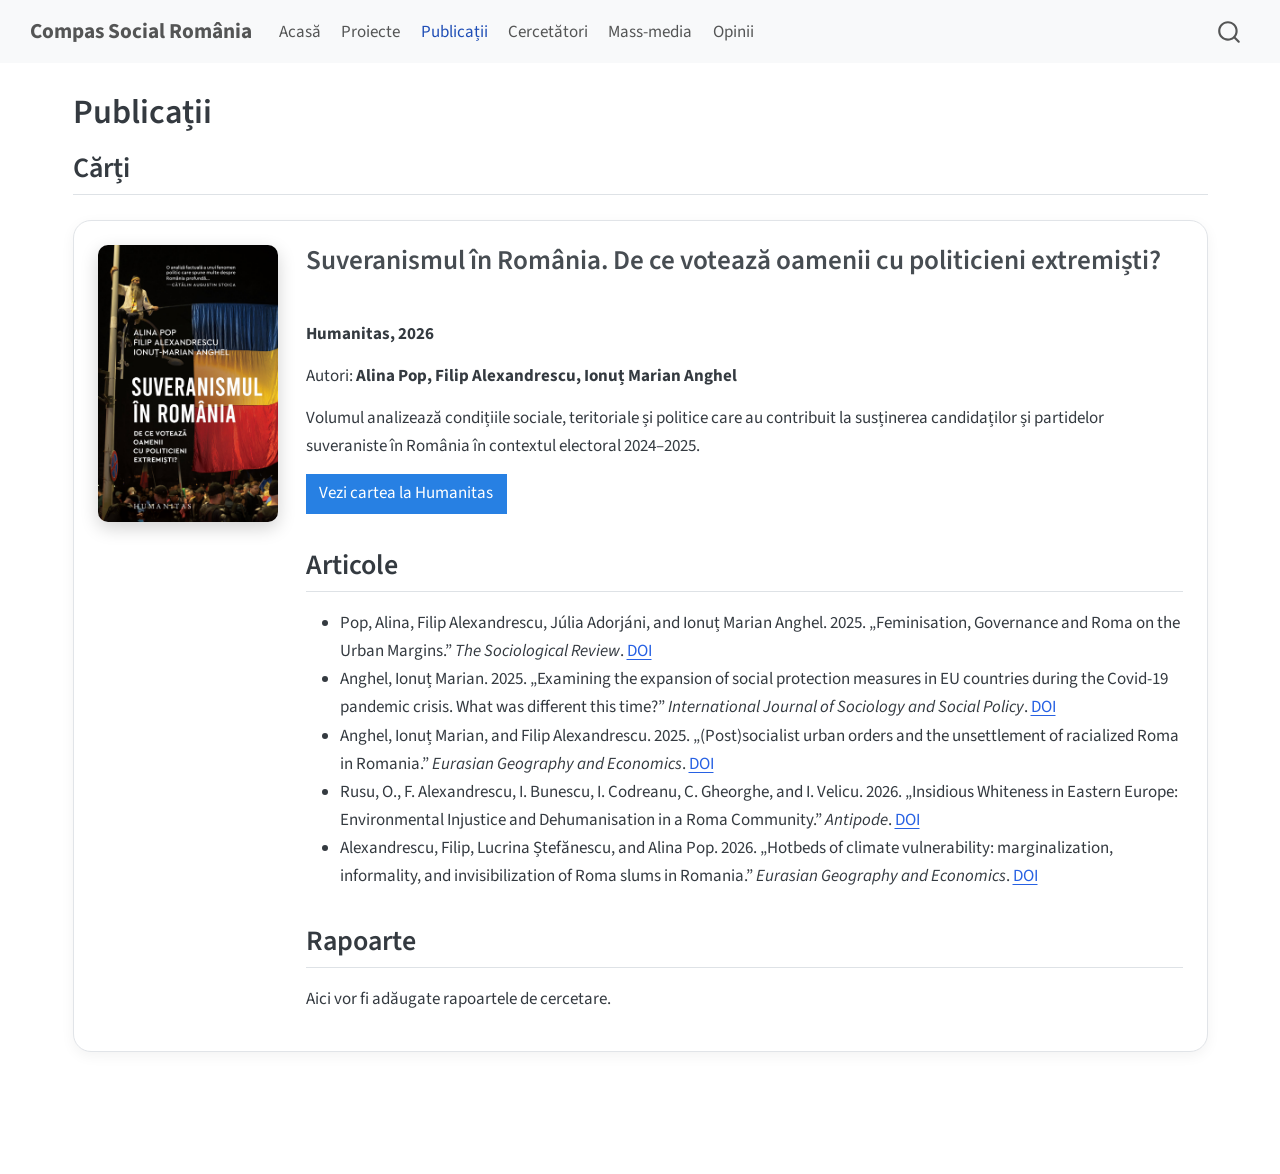
<file: docs/publicatii.html>
<!DOCTYPE html>
<html xmlns="http://www.w3.org/1999/xhtml" lang="ro" xml:lang="ro"><head>

<meta charset="utf-8">
<meta name="generator" content="quarto-1.9.38">

<meta name="viewport" content="width=device-width, initial-scale=1.0, user-scalable=yes">


<title>Publicații – Compas Social România</title>
<style>
/* Default styles provided by pandoc.
** See https://pandoc.org/MANUAL.html#variables-for-html for config info.
*/
code{white-space: pre-wrap;}
span.smallcaps{font-variant: small-caps;}
div.columns{display: flex; gap: min(4vw, 1.5em);}
div.column{flex: auto; overflow-x: auto;}
div.hanging-indent{margin-left: 1.5em; text-indent: -1.5em;}
ul.task-list{list-style: none;}
ul.task-list li input[type="checkbox"] {
  width: 0.8em;
  margin: 0 0.8em 0.2em -1em; /* quarto-specific, see https://github.com/quarto-dev/quarto-cli/issues/4556 */ 
  vertical-align: middle;
}
</style>


<script src="site_libs/quarto-nav/quarto-nav.js"></script>
<script src="site_libs/quarto-nav/headroom.min.js"></script>
<script src="site_libs/clipboard/clipboard.min.js"></script>
<script src="site_libs/quarto-search/autocomplete.umd.js"></script>
<script src="site_libs/quarto-search/fuse.min.js"></script>
<script src="site_libs/quarto-search/quarto-search.js"></script>
<meta name="quarto:offset" content="./">
<script src="site_libs/quarto-html/quarto.js" type="module"></script>
<script src="site_libs/quarto-html/tabsets/tabsets.js" type="module"></script>
<script src="site_libs/quarto-html/popper.min.js"></script>
<script src="site_libs/quarto-html/tippy.umd.min.js"></script>
<script src="site_libs/quarto-html/anchor.min.js"></script>
<link href="site_libs/quarto-html/tippy.css" rel="stylesheet">
<link href="site_libs/quarto-html/quarto-syntax-highlighting-15634bcf2e68342d4ad2dfa704d543f6.css" rel="stylesheet" id="quarto-text-highlighting-styles">
<script src="site_libs/bootstrap/bootstrap.min.js"></script>
<link href="site_libs/bootstrap/bootstrap-icons.css" rel="stylesheet">
<link href="site_libs/bootstrap/bootstrap-c7ab57aa33037bad7520c6cb9ec7d6ec.min.css" rel="stylesheet" append-hash="true" id="quarto-bootstrap" data-mode="light">
<script id="quarto-search-options" type="application/json">{
  "location": "navbar",
  "copy-button": false,
  "collapse-after": 3,
  "panel-placement": "end",
  "type": "overlay",
  "limit": 50,
  "keyboard-shortcut": [
    "f",
    "/",
    "s"
  ],
  "show-item-context": false,
  "language": {
    "search-no-results-text": "No results",
    "search-matching-documents-text": "matching documents",
    "search-copy-link-title": "Copy link to search",
    "search-hide-matches-text": "Hide additional matches",
    "search-more-match-text": "more match in this document",
    "search-more-matches-text": "more matches in this document",
    "search-clear-button-title": "Clear",
    "search-text-placeholder": "",
    "search-detached-cancel-button-title": "Cancel",
    "search-submit-button-title": "Submit",
    "search-label": "Search"
  }
}</script>


<link rel="stylesheet" href="styles.css">
</head>

<body class="nav-fixed quarto-light">

<div id="quarto-search-results"></div>
  <header id="quarto-header" class="headroom fixed-top">
    <nav class="navbar navbar-expand-lg " data-bs-theme="dark">
      <div class="navbar-container container-fluid">
      <div class="navbar-brand-container mx-auto">
    <a class="navbar-brand" href="./index.html">
    <span class="navbar-title">Compas Social România</span>
    </a>
  </div>
            <div id="quarto-search" class="" title="Search"></div>
          <button class="navbar-toggler" type="button" data-bs-toggle="collapse" data-bs-target="#navbarCollapse" aria-controls="navbarCollapse" role="menu" aria-expanded="false" aria-label="Toggle navigation" onclick="if (window.quartoToggleHeadroom) { window.quartoToggleHeadroom(); }">
  <span class="navbar-toggler-icon"></span>
</button>
          <div class="collapse navbar-collapse" id="navbarCollapse">
            <ul class="navbar-nav navbar-nav-scroll me-auto">
  <li class="nav-item">
    <a class="nav-link" href="./index.html"> 
<span class="menu-text">Acasă</span></a>
  </li>  
  <li class="nav-item">
    <a class="nav-link" href="./proiecte.html"> 
<span class="menu-text">Proiecte</span></a>
  </li>  
  <li class="nav-item">
    <a class="nav-link active" href="./publicatii.html" aria-current="page"> 
<span class="menu-text">Publicații</span></a>
  </li>  
  <li class="nav-item">
    <a class="nav-link" href="./cercetatori.html"> 
<span class="menu-text">Cercetători</span></a>
  </li>  
  <li class="nav-item">
    <a class="nav-link" href="./mass-media.html"> 
<span class="menu-text">Mass-media</span></a>
  </li>  
  <li class="nav-item">
    <a class="nav-link" href="./opinii.html"> 
<span class="menu-text">Opinii</span></a>
  </li>  
</ul>
          </div> <!-- /navcollapse -->
            <div class="quarto-navbar-tools">
</div>
      </div> <!-- /container-fluid -->
    </nav>
</header>
<!-- content -->
<div id="quarto-content" class="quarto-container page-columns page-rows-contents page-layout-full page-navbar">
<!-- sidebar -->
<!-- margin-sidebar -->
    
<!-- main -->
<main class="content column-page" id="quarto-document-content">

<header id="title-block-header" class="quarto-title-block default">
<div class="quarto-title">
<h1 class="title">Publicații</h1>
</div>



<div class="quarto-title-meta column-page">

    
  
    
  </div>
  


</header>


<section id="cărți" class="level2">
<h2 class="anchored" data-anchor-id="cărți">Cărți</h2>
<div class="book-card">
<div class="book-cover">
<p><img src="imagini/Suveranismul-in-Romania.jpg" class="img-fluid"></p>
</div>
<div class="book-info">
<section id="suveranismul-în-românia.-de-ce-votează-oamenii-cu-politicieni-extremiști" class="level3">
<h3 class="anchored" data-anchor-id="suveranismul-în-românia.-de-ce-votează-oamenii-cu-politicieni-extremiști">Suveranismul în România. De ce votează oamenii cu politicieni extremiști?</h3>
<p><strong>Humanitas, 2026</strong></p>
<p>Autori: <strong>Alina Pop, Filip Alexandrescu, Ionuț Marian Anghel</strong></p>
<p>Volumul analizează condițiile sociale, teritoriale și politice care au contribuit la susținerea candidaților și partidelor suveraniste în România în contextul electoral 2024–2025.</p>
<p><a href="https://humanitas.ro/humanitas/carte/suveranismul-in-romania" class="btn btn-primary">Vezi cartea la Humanitas</a></p>
</section>
<section id="articole" class="level2">
<h2 class="anchored" data-anchor-id="articole">Articole</h2>
<ul>
<li>Pop, Alina, Filip Alexandrescu, Júlia Adorjáni, and Ionuț Marian Anghel. 2025. „Feminisation, Governance and Roma on the Urban Margins.” <em>The Sociological Review</em>. <a href="https://doi.org/10.1177/00380261251337281">DOI</a></li>
<li>Anghel, Ionuț Marian. 2025. „Examining the expansion of social protection measures in EU countries during the Covid-19 pandemic crisis. What was different this time?” <em>International Journal of Sociology and Social Policy</em>. <a href="https://doi.org/10.1108/IJSSP-01-2025-0069">DOI</a></li>
<li>Anghel, Ionuț Marian, and Filip Alexandrescu. 2025. „(Post)socialist urban orders and the unsettlement of racialized Roma in Romania.” <em>Eurasian Geography and Economics</em>. <a href="https://doi.org/10.1080/15387216.2025.2521022">DOI</a></li>
<li>Rusu, O., F. Alexandrescu, I. Bunescu, I. Codreanu, C. Gheorghe, and I. Velicu. 2026. „Insidious Whiteness in Eastern Europe: Environmental Injustice and Dehumanisation in a Roma Community.” <em>Antipode</em>. <a href="https://doi.org/10.1111/anti.70170">DOI</a></li>
<li>Alexandrescu, Filip, Lucrina Ștefănescu, and Alina Pop. 2026. „Hotbeds of climate vulnerability: marginalization, informality, and invisibilization of Roma slums in Romania.” <em>Eurasian Geography and Economics</em>. <a href="https://doi.org/10.1080/15387216.2024.2418323">DOI</a></li>
</ul>
</section>
<section id="rapoarte" class="level2">
<h2 class="anchored" data-anchor-id="rapoarte">Rapoarte</h2>
<p>Aici vor fi adăugate rapoartele de cercetare.</p>


</section>
</div>
</div>
</section>

</main> <!-- /main -->
<script id="quarto-html-after-body" type="application/javascript">
  window.document.addEventListener("DOMContentLoaded", function (event) {
    const icon = "";
    const anchorJS = new window.AnchorJS();
    anchorJS.options = {
      placement: 'right',
      icon: icon
    };
    anchorJS.add('.anchored');
    const isCodeAnnotation = (el) => {
      for (const clz of el.classList) {
        if (clz.startsWith('code-annotation-')) {                     
          return true;
        }
      }
      return false;
    }
    const onCopySuccess = function(e) {
      // button target
      const button = e.trigger;
      // don't keep focus
      button.blur();
      // flash "checked"
      button.classList.add('code-copy-button-checked');
      var currentTitle = button.getAttribute("title");
      button.setAttribute("title", "Copied!");
      let tooltip;
      if (window.bootstrap) {
        button.setAttribute("data-bs-toggle", "tooltip");
        button.setAttribute("data-bs-placement", "left");
        button.setAttribute("data-bs-title", "Copied!");
        tooltip = new bootstrap.Tooltip(button, 
          { trigger: "manual", 
            customClass: "code-copy-button-tooltip",
            offset: [0, -8]});
        tooltip.show();    
      }
      setTimeout(function() {
        if (tooltip) {
          tooltip.hide();
          button.removeAttribute("data-bs-title");
          button.removeAttribute("data-bs-toggle");
          button.removeAttribute("data-bs-placement");
        }
        button.setAttribute("title", currentTitle);
        button.classList.remove('code-copy-button-checked');
      }, 1000);
      // clear code selection
      e.clearSelection();
    }
    const getTextToCopy = function(trigger) {
      const outerScaffold = trigger.parentElement.cloneNode(true);
      const codeEl = outerScaffold.querySelector('code');
      for (const childEl of codeEl.children) {
        if (isCodeAnnotation(childEl)) {
          childEl.remove();
        }
      }
      return codeEl.innerText;
    }
    const clipboard = new window.ClipboardJS('.code-copy-button:not([data-in-quarto-modal])', {
      text: getTextToCopy
    });
    clipboard.on('success', onCopySuccess);
    if (window.document.getElementById('quarto-embedded-source-code-modal')) {
      const clipboardModal = new window.ClipboardJS('.code-copy-button[data-in-quarto-modal]', {
        text: getTextToCopy,
        container: window.document.getElementById('quarto-embedded-source-code-modal')
      });
      clipboardModal.on('success', onCopySuccess);
    }
      var localhostRegex = new RegExp(/^(?:http|https):\/\/localhost\:?[0-9]*\//);
      var mailtoRegex = new RegExp(/^mailto:/);
        var filterRegex = new RegExp('/' + window.location.host + '/');
      var isInternal = (href) => {
          return filterRegex.test(href) || localhostRegex.test(href) || mailtoRegex.test(href);
      }
      // Inspect non-navigation links and adorn them if external
     var links = window.document.querySelectorAll('a[href]:not(.nav-link):not(.navbar-brand):not(.toc-action):not(.sidebar-link):not(.sidebar-item-toggle):not(.pagination-link):not(.no-external):not([aria-hidden]):not(.dropdown-item):not(.quarto-navigation-tool):not(.about-link)');
      for (var i=0; i<links.length; i++) {
        const link = links[i];
        if (!isInternal(link.href)) {
          // undo the damage that might have been done by quarto-nav.js in the case of
          // links that we want to consider external
          if (link.dataset.originalHref !== undefined) {
            link.href = link.dataset.originalHref;
          }
        }
      }
    function tippyHover(el, contentFn, onTriggerFn, onUntriggerFn) {
      const config = {
        allowHTML: true,
        maxWidth: 500,
        delay: 100,
        arrow: false,
        appendTo: function(el) {
            return el.parentElement;
        },
        interactive: true,
        interactiveBorder: 10,
        theme: 'quarto',
        placement: 'bottom-start',
      };
      if (contentFn) {
        config.content = contentFn;
      }
      if (onTriggerFn) {
        config.onTrigger = onTriggerFn;
      }
      if (onUntriggerFn) {
        config.onUntrigger = onUntriggerFn;
      }
      window.tippy(el, config); 
    }
    const noterefs = window.document.querySelectorAll('a[role="doc-noteref"]');
    for (var i=0; i<noterefs.length; i++) {
      const ref = noterefs[i];
      tippyHover(ref, function() {
        // use id or data attribute instead here
        let href = ref.getAttribute('data-footnote-href') || ref.getAttribute('href');
        try { href = new URL(href).hash; } catch {}
        const id = href.replace(/^#\/?/, "");
        const note = window.document.getElementById(id);
        if (note) {
          return note.innerHTML;
        } else {
          return "";
        }
      });
    }
    const xrefs = window.document.querySelectorAll('a.quarto-xref');
    const processXRef = (id, note) => {
      // Strip column container classes
      const stripColumnClz = (el) => {
        el.classList.remove("page-full", "page-columns");
        if (el.children) {
          for (const child of el.children) {
            stripColumnClz(child);
          }
        }
      }
      stripColumnClz(note)
      if (id === null || id.startsWith('sec-')) {
        // Special case sections, only their first couple elements
        const container = document.createElement("div");
        if (note.children && note.children.length > 2) {
          container.appendChild(note.children[0].cloneNode(true));
          for (let i = 1; i < note.children.length; i++) {
            const child = note.children[i];
            if (child.tagName === "P" && child.innerText === "") {
              continue;
            } else {
              container.appendChild(child.cloneNode(true));
              break;
            }
          }
          if (window.Quarto?.typesetMath) {
            window.Quarto.typesetMath(container);
          }
          return container.innerHTML
        } else {
          if (window.Quarto?.typesetMath) {
            window.Quarto.typesetMath(note);
          }
          return note.innerHTML;
        }
      } else {
        // Remove any anchor links if they are present
        const anchorLink = note.querySelector('a.anchorjs-link');
        if (anchorLink) {
          anchorLink.remove();
        }
        if (window.Quarto?.typesetMath) {
          window.Quarto.typesetMath(note);
        }
        if (note.classList.contains("callout")) {
          return note.outerHTML;
        } else {
          return note.innerHTML;
        }
      }
    }
    for (var i=0; i<xrefs.length; i++) {
      const xref = xrefs[i];
      tippyHover(xref, undefined, function(instance) {
        instance.disable();
        let url = xref.getAttribute('href');
        let hash = undefined; 
        if (url.startsWith('#')) {
          hash = url;
        } else {
          try { hash = new URL(url).hash; } catch {}
        }
        if (hash) {
          const id = hash.replace(/^#\/?/, "");
          const note = window.document.getElementById(id);
          if (note !== null) {
            try {
              const html = processXRef(id, note.cloneNode(true));
              instance.setContent(html);
            } finally {
              instance.enable();
              instance.show();
            }
          } else {
            // See if we can fetch this
            fetch(url.split('#')[0])
            .then(res => res.text())
            .then(html => {
              const parser = new DOMParser();
              const htmlDoc = parser.parseFromString(html, "text/html");
              const note = htmlDoc.getElementById(id);
              if (note !== null) {
                const html = processXRef(id, note);
                instance.setContent(html);
              } 
            }).finally(() => {
              instance.enable();
              instance.show();
            });
          }
        } else {
          // See if we can fetch a full url (with no hash to target)
          // This is a special case and we should probably do some content thinning / targeting
          fetch(url)
          .then(res => res.text())
          .then(html => {
            const parser = new DOMParser();
            const htmlDoc = parser.parseFromString(html, "text/html");
            const note = htmlDoc.querySelector('main.content');
            if (note !== null) {
              // This should only happen for chapter cross references
              // (since there is no id in the URL)
              // remove the first header
              if (note.children.length > 0 && note.children[0].tagName === "HEADER") {
                note.children[0].remove();
              }
              const html = processXRef(null, note);
              instance.setContent(html);
            } 
          }).finally(() => {
            instance.enable();
            instance.show();
          });
        }
      }, function(instance) {
      });
    }
        let selectedAnnoteEl;
        const selectorForAnnotation = ( cell, annotation) => {
          let cellAttr = 'data-code-cell="' + cell + '"';
          let lineAttr = 'data-code-annotation="' +  annotation + '"';
          const selector = 'span[' + cellAttr + '][' + lineAttr + ']';
          return selector;
        }
        const selectCodeLines = (annoteEl) => {
          const doc = window.document;
          const targetCell = annoteEl.getAttribute("data-target-cell");
          const targetAnnotation = annoteEl.getAttribute("data-target-annotation");
          const annoteSpan = window.document.querySelector(selectorForAnnotation(targetCell, targetAnnotation));
          const lines = annoteSpan.getAttribute("data-code-lines").split(",");
          const lineIds = lines.map((line) => {
            return targetCell + "-" + line;
          })
          let top = null;
          let height = null;
          let parent = null;
          if (lineIds.length > 0) {
              //compute the position of the single el (top and bottom and make a div)
              const el = window.document.getElementById(lineIds[0]);
              top = el.offsetTop;
              height = el.offsetHeight;
              parent = el.parentElement.parentElement;
            if (lineIds.length > 1) {
              const lastEl = window.document.getElementById(lineIds[lineIds.length - 1]);
              const bottom = lastEl.offsetTop + lastEl.offsetHeight;
              height = bottom - top;
            }
            if (top !== null && height !== null && parent !== null) {
              // cook up a div (if necessary) and position it 
              let div = window.document.getElementById("code-annotation-line-highlight");
              if (div === null) {
                div = window.document.createElement("div");
                div.setAttribute("id", "code-annotation-line-highlight");
                div.style.position = 'absolute';
                parent.appendChild(div);
              }
              div.style.top = top - 2 + "px";
              div.style.height = height + 4 + "px";
              div.style.left = 0;
              let gutterDiv = window.document.getElementById("code-annotation-line-highlight-gutter");
              if (gutterDiv === null) {
                gutterDiv = window.document.createElement("div");
                gutterDiv.setAttribute("id", "code-annotation-line-highlight-gutter");
                gutterDiv.style.position = 'absolute';
                const codeCell = window.document.getElementById(targetCell);
                const gutter = codeCell.querySelector('.code-annotation-gutter');
                gutter.appendChild(gutterDiv);
              }
              gutterDiv.style.top = top - 2 + "px";
              gutterDiv.style.height = height + 4 + "px";
            }
            selectedAnnoteEl = annoteEl;
          }
        };
        const unselectCodeLines = () => {
          const elementsIds = ["code-annotation-line-highlight", "code-annotation-line-highlight-gutter"];
          elementsIds.forEach((elId) => {
            const div = window.document.getElementById(elId);
            if (div) {
              div.remove();
            }
          });
          selectedAnnoteEl = undefined;
        };
          // Handle positioning of the toggle
      window.addEventListener(
        "resize",
        throttle(() => {
          elRect = undefined;
          if (selectedAnnoteEl) {
            selectCodeLines(selectedAnnoteEl);
          }
        }, 10)
      );
      function throttle(fn, ms) {
      let throttle = false;
      let timer;
        return (...args) => {
          if(!throttle) { // first call gets through
              fn.apply(this, args);
              throttle = true;
          } else { // all the others get throttled
              if(timer) clearTimeout(timer); // cancel #2
              timer = setTimeout(() => {
                fn.apply(this, args);
                timer = throttle = false;
              }, ms);
          }
        };
      }
        // Attach click handler to the DT
        const annoteDls = window.document.querySelectorAll('dt[data-target-cell]');
        for (const annoteDlNode of annoteDls) {
          annoteDlNode.addEventListener('click', (event) => {
            const clickedEl = event.target;
            if (clickedEl !== selectedAnnoteEl) {
              unselectCodeLines();
              const activeEl = window.document.querySelector('dt[data-target-cell].code-annotation-active');
              if (activeEl) {
                activeEl.classList.remove('code-annotation-active');
              }
              selectCodeLines(clickedEl);
              clickedEl.classList.add('code-annotation-active');
            } else {
              // Unselect the line
              unselectCodeLines();
              clickedEl.classList.remove('code-annotation-active');
            }
          });
        }
    const findCites = (el) => {
      const parentEl = el.parentElement;
      if (parentEl) {
        const cites = parentEl.dataset.cites;
        if (cites) {
          return {
            el,
            cites: cites.split(' ')
          };
        } else {
          return findCites(el.parentElement)
        }
      } else {
        return undefined;
      }
    };
    var bibliorefs = window.document.querySelectorAll('a[role="doc-biblioref"]');
    for (var i=0; i<bibliorefs.length; i++) {
      const ref = bibliorefs[i];
      const citeInfo = findCites(ref);
      if (citeInfo) {
        tippyHover(citeInfo.el, function() {
          var popup = window.document.createElement('div');
          citeInfo.cites.forEach(function(cite) {
            var citeDiv = window.document.createElement('div');
            citeDiv.classList.add('hanging-indent');
            citeDiv.classList.add('csl-entry');
            var biblioDiv = window.document.getElementById('ref-' + cite);
            if (biblioDiv) {
              citeDiv.innerHTML = biblioDiv.innerHTML;
            }
            popup.appendChild(citeDiv);
          });
          return popup.innerHTML;
        });
      }
    }
  });
  </script>
</div> <!-- /content -->




</body></html>
</file>
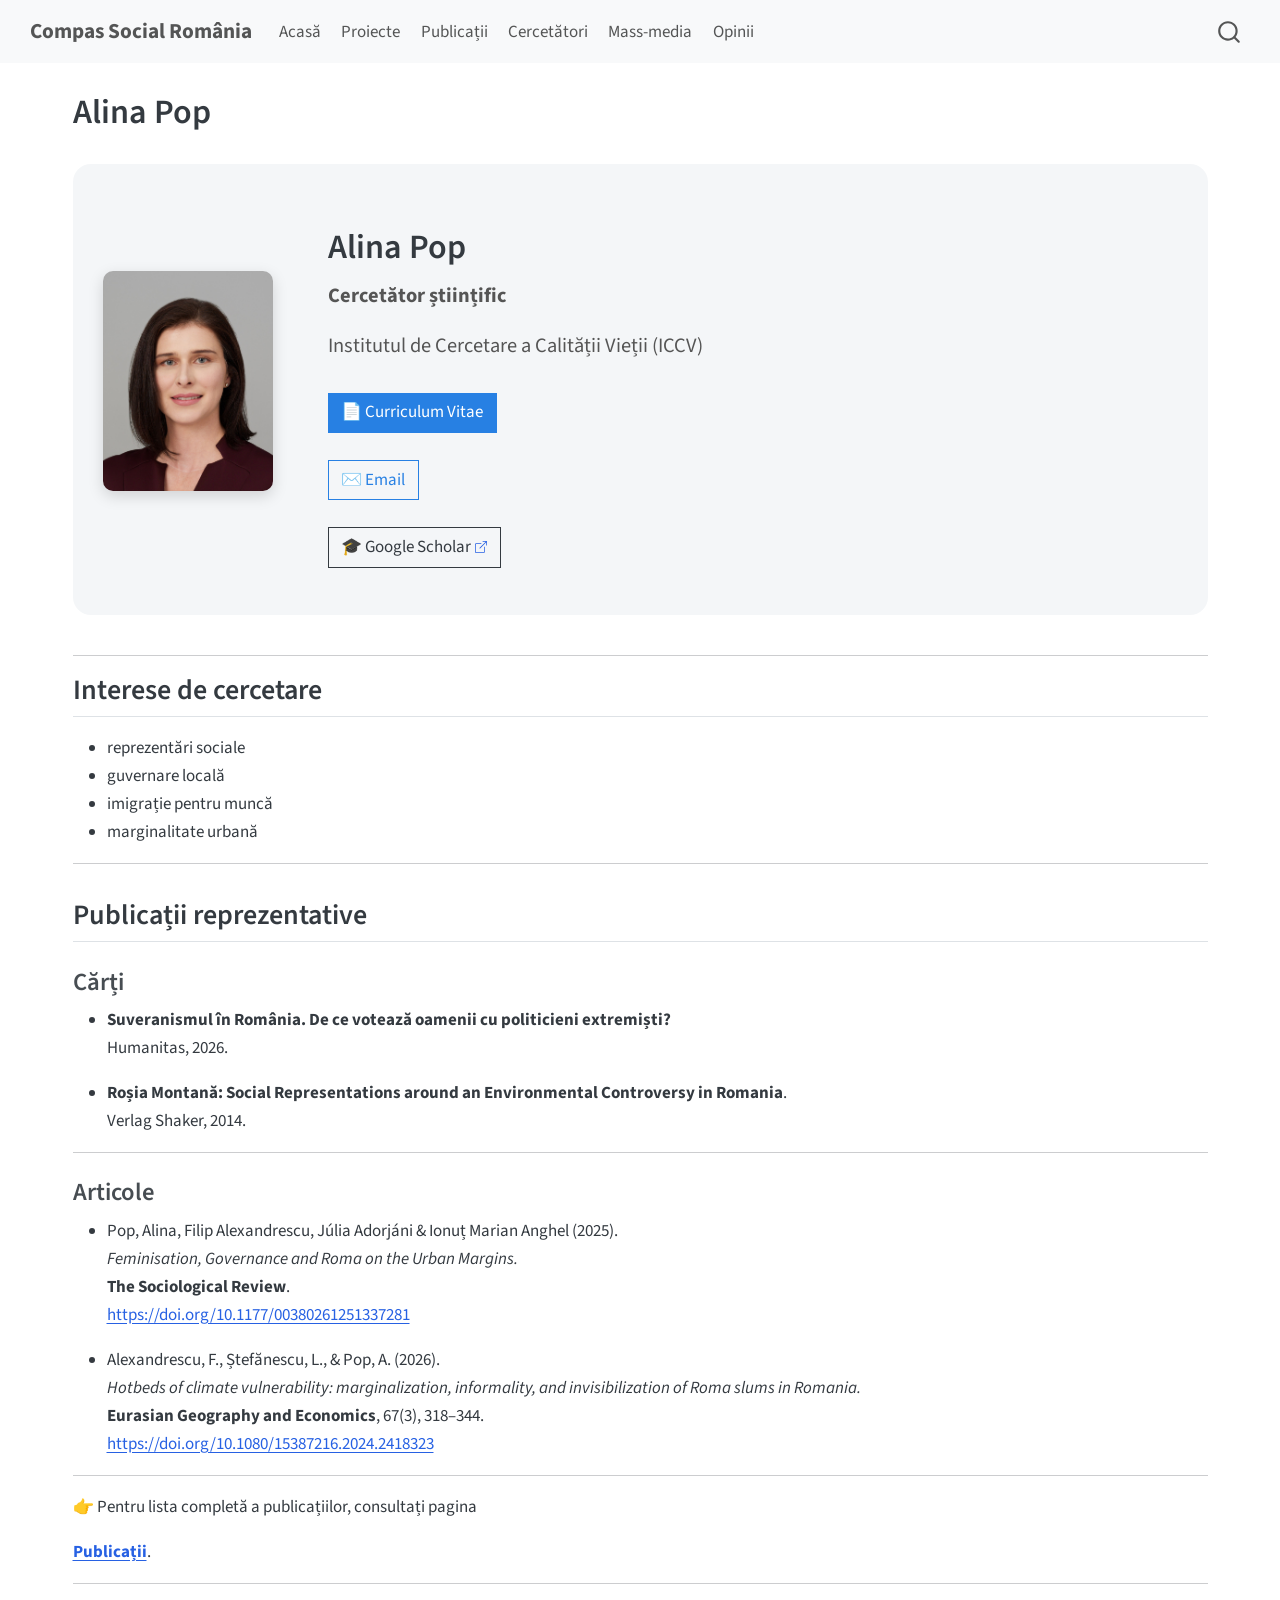
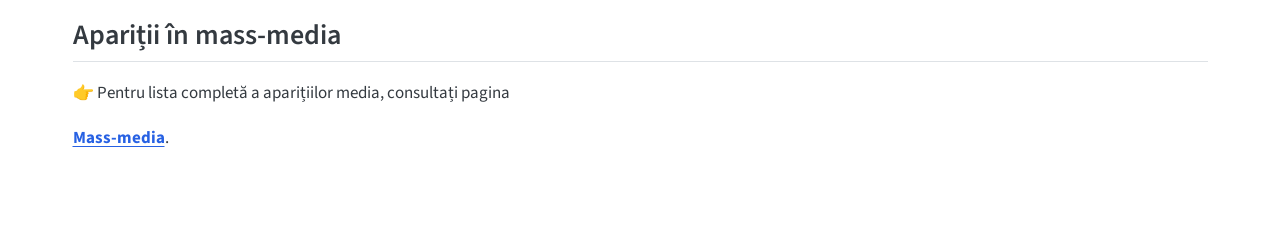
<file: docs/cercetatori/alina-pop.html>
<!DOCTYPE html>
<html xmlns="http://www.w3.org/1999/xhtml" lang="ro" xml:lang="ro"><head>

<meta charset="utf-8">
<meta name="generator" content="quarto-1.9.38">

<meta name="viewport" content="width=device-width, initial-scale=1.0, user-scalable=yes">


<title>Alina Pop – Compas Social România</title>
<style>
/* Default styles provided by pandoc.
** See https://pandoc.org/MANUAL.html#variables-for-html for config info.
*/
code{white-space: pre-wrap;}
span.smallcaps{font-variant: small-caps;}
div.columns{display: flex; gap: min(4vw, 1.5em);}
div.column{flex: auto; overflow-x: auto;}
div.hanging-indent{margin-left: 1.5em; text-indent: -1.5em;}
ul.task-list{list-style: none;}
ul.task-list li input[type="checkbox"] {
  width: 0.8em;
  margin: 0 0.8em 0.2em -1em; /* quarto-specific, see https://github.com/quarto-dev/quarto-cli/issues/4556 */ 
  vertical-align: middle;
}
</style>


<script src="../site_libs/quarto-nav/quarto-nav.js"></script>
<script src="../site_libs/quarto-nav/headroom.min.js"></script>
<script src="../site_libs/clipboard/clipboard.min.js"></script>
<script src="../site_libs/quarto-search/autocomplete.umd.js"></script>
<script src="../site_libs/quarto-search/fuse.min.js"></script>
<script src="../site_libs/quarto-search/quarto-search.js"></script>
<meta name="quarto:offset" content="../">
<script src="../site_libs/quarto-html/quarto.js" type="module"></script>
<script src="../site_libs/quarto-html/tabsets/tabsets.js" type="module"></script>
<script src="../site_libs/quarto-html/popper.min.js"></script>
<script src="../site_libs/quarto-html/tippy.umd.min.js"></script>
<script src="../site_libs/quarto-html/anchor.min.js"></script>
<link href="../site_libs/quarto-html/tippy.css" rel="stylesheet">
<link href="../site_libs/quarto-html/quarto-syntax-highlighting-15634bcf2e68342d4ad2dfa704d543f6.css" rel="stylesheet" id="quarto-text-highlighting-styles">
<script src="../site_libs/bootstrap/bootstrap.min.js"></script>
<link href="../site_libs/bootstrap/bootstrap-icons.css" rel="stylesheet">
<link href="../site_libs/bootstrap/bootstrap-c7ab57aa33037bad7520c6cb9ec7d6ec.min.css" rel="stylesheet" append-hash="true" id="quarto-bootstrap" data-mode="light">
<script id="quarto-search-options" type="application/json">{
  "location": "navbar",
  "copy-button": false,
  "collapse-after": 3,
  "panel-placement": "end",
  "type": "overlay",
  "limit": 50,
  "keyboard-shortcut": [
    "f",
    "/",
    "s"
  ],
  "show-item-context": false,
  "language": {
    "search-no-results-text": "No results",
    "search-matching-documents-text": "matching documents",
    "search-copy-link-title": "Copy link to search",
    "search-hide-matches-text": "Hide additional matches",
    "search-more-match-text": "more match in this document",
    "search-more-matches-text": "more matches in this document",
    "search-clear-button-title": "Clear",
    "search-text-placeholder": "",
    "search-detached-cancel-button-title": "Cancel",
    "search-submit-button-title": "Submit",
    "search-label": "Search"
  }
}</script>


<link rel="stylesheet" href="../styles.css">
</head>

<body class="nav-fixed quarto-light">

<div id="quarto-search-results"></div>
  <header id="quarto-header" class="headroom fixed-top">
    <nav class="navbar navbar-expand-lg " data-bs-theme="dark">
      <div class="navbar-container container-fluid">
      <div class="navbar-brand-container mx-auto">
    <a class="navbar-brand" href="../index.html">
    <span class="navbar-title">Compas Social România</span>
    </a>
  </div>
            <div id="quarto-search" class="" title="Search"></div>
          <button class="navbar-toggler" type="button" data-bs-toggle="collapse" data-bs-target="#navbarCollapse" aria-controls="navbarCollapse" role="menu" aria-expanded="false" aria-label="Toggle navigation" onclick="if (window.quartoToggleHeadroom) { window.quartoToggleHeadroom(); }">
  <span class="navbar-toggler-icon"></span>
</button>
          <div class="collapse navbar-collapse" id="navbarCollapse">
            <ul class="navbar-nav navbar-nav-scroll me-auto">
  <li class="nav-item">
    <a class="nav-link" href="../index.html"> 
<span class="menu-text">Acasă</span></a>
  </li>  
  <li class="nav-item">
    <a class="nav-link" href="../proiecte.html"> 
<span class="menu-text">Proiecte</span></a>
  </li>  
  <li class="nav-item">
    <a class="nav-link" href="../publicatii.html"> 
<span class="menu-text">Publicații</span></a>
  </li>  
  <li class="nav-item">
    <a class="nav-link" href="../cercetatori.html"> 
<span class="menu-text">Cercetători</span></a>
  </li>  
  <li class="nav-item">
    <a class="nav-link" href="../mass-media.html"> 
<span class="menu-text">Mass-media</span></a>
  </li>  
  <li class="nav-item">
    <a class="nav-link" href="../opinii.html"> 
<span class="menu-text">Opinii</span></a>
  </li>  
</ul>
          </div> <!-- /navcollapse -->
            <div class="quarto-navbar-tools">
</div>
      </div> <!-- /container-fluid -->
    </nav>
</header>
<!-- content -->
<div id="quarto-content" class="quarto-container page-columns page-rows-contents page-layout-full page-navbar">
<!-- sidebar -->
<!-- margin-sidebar -->
    
<!-- main -->
<main class="content column-page" id="quarto-document-content">

<header id="title-block-header" class="quarto-title-block default">
<div class="quarto-title">
<h1 class="title">Alina Pop</h1>
</div>



<div class="quarto-title-meta column-page">

    
  
    
  </div>
  


</header>


<div class="profile-header">
<p><img src="../imagini/alina_pop.jpg" class="profile-photo img-fluid"></p>
<section id="alina-pop" class="level1 profile-title">
<h1>Alina Pop</h1>
<div class="profile-role">
<p><strong>Cercetător științific</strong></p>
<p>Institutul de Cercetare a Calității Vieții (ICCV)</p>
</div>
<div class="profile-links">
<p><a href="../documente/CV_Alina Pop.pdf" class="btn btn-primary">📄 Curriculum Vitae</a></p>
<p><a href="mailto:alinapop.iccv@gmail.com" class="btn btn-outline-primary">✉️ Email</a></p>
<p><a href="https://scholar.google.com/citations?hl=en&amp;user=ivMRjo8AAAAJ" class="btn btn-outline-secondary external" target="_blank">🎓 Google Scholar</a></p>
</div>
</section>
</div>
<hr>
<section id="interese-de-cercetare" class="level2">
<h2 class="anchored" data-anchor-id="interese-de-cercetare">Interese de cercetare</h2>
<ul>
<li>reprezentări sociale</li>
<li>guvernare locală</li>
<li>imigrație pentru muncă</li>
<li>marginalitate urbană</li>
</ul>
<hr>
</section>
<section id="publicații-reprezentative" class="level2">
<h2 class="anchored" data-anchor-id="publicații-reprezentative">Publicații reprezentative</h2>
<section id="cărți" class="level3">
<h3 class="anchored" data-anchor-id="cărți">Cărți</h3>
<ul>
<li><p><strong>Suveranismul în România. De ce votează oamenii cu politicieni extremiști?</strong><br>
Humanitas, 2026.</p></li>
<li><p><strong>Roșia Montană: Social Representations around an Environmental Controversy in Romania</strong>.<br>
Verlag Shaker, 2014.</p></li>
</ul>
<hr>
</section>
<section id="articole" class="level3">
<h3 class="anchored" data-anchor-id="articole">Articole</h3>
<ul>
<li><p>Pop, Alina, Filip Alexandrescu, Júlia Adorjáni &amp; Ionuț Marian Anghel (2025).<br>
<em>Feminisation, Governance and Roma on the Urban Margins.</em><br>
<strong>The Sociological Review</strong>.<br>
<a href="https://doi.org/10.1177/00380261251337281" class="uri">https://doi.org/10.1177/00380261251337281</a></p></li>
<li><p>Alexandrescu, F., Ștefănescu, L., &amp; Pop, A. (2026).<br>
<em>Hotbeds of climate vulnerability: marginalization, informality, and invisibilization of Roma slums in Romania.</em><br>
<strong>Eurasian Geography and Economics</strong>, 67(3), 318–344.<br>
<a href="https://doi.org/10.1080/15387216.2024.2418323" class="uri">https://doi.org/10.1080/15387216.2024.2418323</a></p></li>
</ul>
<hr>
<p>👉 Pentru lista completă a publicațiilor, consultați pagina</p>
<p><a href="../publicatii.html"><strong>Publicații</strong></a>.</p>
<hr>
</section>
</section>
<section id="apariții-în-mass-media" class="level2">
<h2 class="anchored" data-anchor-id="apariții-în-mass-media">Apariții în mass-media</h2>
<p>👉 Pentru lista completă a aparițiilor media, consultați pagina</p>
<p><a href="../mass-media.html"><strong>Mass-media</strong></a>.</p>


</section>

</main> <!-- /main -->
<script id="quarto-html-after-body" type="application/javascript">
  window.document.addEventListener("DOMContentLoaded", function (event) {
    const icon = "";
    const anchorJS = new window.AnchorJS();
    anchorJS.options = {
      placement: 'right',
      icon: icon
    };
    anchorJS.add('.anchored');
    const isCodeAnnotation = (el) => {
      for (const clz of el.classList) {
        if (clz.startsWith('code-annotation-')) {                     
          return true;
        }
      }
      return false;
    }
    const onCopySuccess = function(e) {
      // button target
      const button = e.trigger;
      // don't keep focus
      button.blur();
      // flash "checked"
      button.classList.add('code-copy-button-checked');
      var currentTitle = button.getAttribute("title");
      button.setAttribute("title", "Copied!");
      let tooltip;
      if (window.bootstrap) {
        button.setAttribute("data-bs-toggle", "tooltip");
        button.setAttribute("data-bs-placement", "left");
        button.setAttribute("data-bs-title", "Copied!");
        tooltip = new bootstrap.Tooltip(button, 
          { trigger: "manual", 
            customClass: "code-copy-button-tooltip",
            offset: [0, -8]});
        tooltip.show();    
      }
      setTimeout(function() {
        if (tooltip) {
          tooltip.hide();
          button.removeAttribute("data-bs-title");
          button.removeAttribute("data-bs-toggle");
          button.removeAttribute("data-bs-placement");
        }
        button.setAttribute("title", currentTitle);
        button.classList.remove('code-copy-button-checked');
      }, 1000);
      // clear code selection
      e.clearSelection();
    }
    const getTextToCopy = function(trigger) {
      const outerScaffold = trigger.parentElement.cloneNode(true);
      const codeEl = outerScaffold.querySelector('code');
      for (const childEl of codeEl.children) {
        if (isCodeAnnotation(childEl)) {
          childEl.remove();
        }
      }
      return codeEl.innerText;
    }
    const clipboard = new window.ClipboardJS('.code-copy-button:not([data-in-quarto-modal])', {
      text: getTextToCopy
    });
    clipboard.on('success', onCopySuccess);
    if (window.document.getElementById('quarto-embedded-source-code-modal')) {
      const clipboardModal = new window.ClipboardJS('.code-copy-button[data-in-quarto-modal]', {
        text: getTextToCopy,
        container: window.document.getElementById('quarto-embedded-source-code-modal')
      });
      clipboardModal.on('success', onCopySuccess);
    }
      var localhostRegex = new RegExp(/^(?:http|https):\/\/localhost\:?[0-9]*\//);
      var mailtoRegex = new RegExp(/^mailto:/);
        var filterRegex = new RegExp('/' + window.location.host + '/');
      var isInternal = (href) => {
          return filterRegex.test(href) || localhostRegex.test(href) || mailtoRegex.test(href);
      }
      // Inspect non-navigation links and adorn them if external
     var links = window.document.querySelectorAll('a[href]:not(.nav-link):not(.navbar-brand):not(.toc-action):not(.sidebar-link):not(.sidebar-item-toggle):not(.pagination-link):not(.no-external):not([aria-hidden]):not(.dropdown-item):not(.quarto-navigation-tool):not(.about-link)');
      for (var i=0; i<links.length; i++) {
        const link = links[i];
        if (!isInternal(link.href)) {
          // undo the damage that might have been done by quarto-nav.js in the case of
          // links that we want to consider external
          if (link.dataset.originalHref !== undefined) {
            link.href = link.dataset.originalHref;
          }
        }
      }
    function tippyHover(el, contentFn, onTriggerFn, onUntriggerFn) {
      const config = {
        allowHTML: true,
        maxWidth: 500,
        delay: 100,
        arrow: false,
        appendTo: function(el) {
            return el.parentElement;
        },
        interactive: true,
        interactiveBorder: 10,
        theme: 'quarto',
        placement: 'bottom-start',
      };
      if (contentFn) {
        config.content = contentFn;
      }
      if (onTriggerFn) {
        config.onTrigger = onTriggerFn;
      }
      if (onUntriggerFn) {
        config.onUntrigger = onUntriggerFn;
      }
      window.tippy(el, config); 
    }
    const noterefs = window.document.querySelectorAll('a[role="doc-noteref"]');
    for (var i=0; i<noterefs.length; i++) {
      const ref = noterefs[i];
      tippyHover(ref, function() {
        // use id or data attribute instead here
        let href = ref.getAttribute('data-footnote-href') || ref.getAttribute('href');
        try { href = new URL(href).hash; } catch {}
        const id = href.replace(/^#\/?/, "");
        const note = window.document.getElementById(id);
        if (note) {
          return note.innerHTML;
        } else {
          return "";
        }
      });
    }
    const xrefs = window.document.querySelectorAll('a.quarto-xref');
    const processXRef = (id, note) => {
      // Strip column container classes
      const stripColumnClz = (el) => {
        el.classList.remove("page-full", "page-columns");
        if (el.children) {
          for (const child of el.children) {
            stripColumnClz(child);
          }
        }
      }
      stripColumnClz(note)
      if (id === null || id.startsWith('sec-')) {
        // Special case sections, only their first couple elements
        const container = document.createElement("div");
        if (note.children && note.children.length > 2) {
          container.appendChild(note.children[0].cloneNode(true));
          for (let i = 1; i < note.children.length; i++) {
            const child = note.children[i];
            if (child.tagName === "P" && child.innerText === "") {
              continue;
            } else {
              container.appendChild(child.cloneNode(true));
              break;
            }
          }
          if (window.Quarto?.typesetMath) {
            window.Quarto.typesetMath(container);
          }
          return container.innerHTML
        } else {
          if (window.Quarto?.typesetMath) {
            window.Quarto.typesetMath(note);
          }
          return note.innerHTML;
        }
      } else {
        // Remove any anchor links if they are present
        const anchorLink = note.querySelector('a.anchorjs-link');
        if (anchorLink) {
          anchorLink.remove();
        }
        if (window.Quarto?.typesetMath) {
          window.Quarto.typesetMath(note);
        }
        if (note.classList.contains("callout")) {
          return note.outerHTML;
        } else {
          return note.innerHTML;
        }
      }
    }
    for (var i=0; i<xrefs.length; i++) {
      const xref = xrefs[i];
      tippyHover(xref, undefined, function(instance) {
        instance.disable();
        let url = xref.getAttribute('href');
        let hash = undefined; 
        if (url.startsWith('#')) {
          hash = url;
        } else {
          try { hash = new URL(url).hash; } catch {}
        }
        if (hash) {
          const id = hash.replace(/^#\/?/, "");
          const note = window.document.getElementById(id);
          if (note !== null) {
            try {
              const html = processXRef(id, note.cloneNode(true));
              instance.setContent(html);
            } finally {
              instance.enable();
              instance.show();
            }
          } else {
            // See if we can fetch this
            fetch(url.split('#')[0])
            .then(res => res.text())
            .then(html => {
              const parser = new DOMParser();
              const htmlDoc = parser.parseFromString(html, "text/html");
              const note = htmlDoc.getElementById(id);
              if (note !== null) {
                const html = processXRef(id, note);
                instance.setContent(html);
              } 
            }).finally(() => {
              instance.enable();
              instance.show();
            });
          }
        } else {
          // See if we can fetch a full url (with no hash to target)
          // This is a special case and we should probably do some content thinning / targeting
          fetch(url)
          .then(res => res.text())
          .then(html => {
            const parser = new DOMParser();
            const htmlDoc = parser.parseFromString(html, "text/html");
            const note = htmlDoc.querySelector('main.content');
            if (note !== null) {
              // This should only happen for chapter cross references
              // (since there is no id in the URL)
              // remove the first header
              if (note.children.length > 0 && note.children[0].tagName === "HEADER") {
                note.children[0].remove();
              }
              const html = processXRef(null, note);
              instance.setContent(html);
            } 
          }).finally(() => {
            instance.enable();
            instance.show();
          });
        }
      }, function(instance) {
      });
    }
        let selectedAnnoteEl;
        const selectorForAnnotation = ( cell, annotation) => {
          let cellAttr = 'data-code-cell="' + cell + '"';
          let lineAttr = 'data-code-annotation="' +  annotation + '"';
          const selector = 'span[' + cellAttr + '][' + lineAttr + ']';
          return selector;
        }
        const selectCodeLines = (annoteEl) => {
          const doc = window.document;
          const targetCell = annoteEl.getAttribute("data-target-cell");
          const targetAnnotation = annoteEl.getAttribute("data-target-annotation");
          const annoteSpan = window.document.querySelector(selectorForAnnotation(targetCell, targetAnnotation));
          const lines = annoteSpan.getAttribute("data-code-lines").split(",");
          const lineIds = lines.map((line) => {
            return targetCell + "-" + line;
          })
          let top = null;
          let height = null;
          let parent = null;
          if (lineIds.length > 0) {
              //compute the position of the single el (top and bottom and make a div)
              const el = window.document.getElementById(lineIds[0]);
              top = el.offsetTop;
              height = el.offsetHeight;
              parent = el.parentElement.parentElement;
            if (lineIds.length > 1) {
              const lastEl = window.document.getElementById(lineIds[lineIds.length - 1]);
              const bottom = lastEl.offsetTop + lastEl.offsetHeight;
              height = bottom - top;
            }
            if (top !== null && height !== null && parent !== null) {
              // cook up a div (if necessary) and position it 
              let div = window.document.getElementById("code-annotation-line-highlight");
              if (div === null) {
                div = window.document.createElement("div");
                div.setAttribute("id", "code-annotation-line-highlight");
                div.style.position = 'absolute';
                parent.appendChild(div);
              }
              div.style.top = top - 2 + "px";
              div.style.height = height + 4 + "px";
              div.style.left = 0;
              let gutterDiv = window.document.getElementById("code-annotation-line-highlight-gutter");
              if (gutterDiv === null) {
                gutterDiv = window.document.createElement("div");
                gutterDiv.setAttribute("id", "code-annotation-line-highlight-gutter");
                gutterDiv.style.position = 'absolute';
                const codeCell = window.document.getElementById(targetCell);
                const gutter = codeCell.querySelector('.code-annotation-gutter');
                gutter.appendChild(gutterDiv);
              }
              gutterDiv.style.top = top - 2 + "px";
              gutterDiv.style.height = height + 4 + "px";
            }
            selectedAnnoteEl = annoteEl;
          }
        };
        const unselectCodeLines = () => {
          const elementsIds = ["code-annotation-line-highlight", "code-annotation-line-highlight-gutter"];
          elementsIds.forEach((elId) => {
            const div = window.document.getElementById(elId);
            if (div) {
              div.remove();
            }
          });
          selectedAnnoteEl = undefined;
        };
          // Handle positioning of the toggle
      window.addEventListener(
        "resize",
        throttle(() => {
          elRect = undefined;
          if (selectedAnnoteEl) {
            selectCodeLines(selectedAnnoteEl);
          }
        }, 10)
      );
      function throttle(fn, ms) {
      let throttle = false;
      let timer;
        return (...args) => {
          if(!throttle) { // first call gets through
              fn.apply(this, args);
              throttle = true;
          } else { // all the others get throttled
              if(timer) clearTimeout(timer); // cancel #2
              timer = setTimeout(() => {
                fn.apply(this, args);
                timer = throttle = false;
              }, ms);
          }
        };
      }
        // Attach click handler to the DT
        const annoteDls = window.document.querySelectorAll('dt[data-target-cell]');
        for (const annoteDlNode of annoteDls) {
          annoteDlNode.addEventListener('click', (event) => {
            const clickedEl = event.target;
            if (clickedEl !== selectedAnnoteEl) {
              unselectCodeLines();
              const activeEl = window.document.querySelector('dt[data-target-cell].code-annotation-active');
              if (activeEl) {
                activeEl.classList.remove('code-annotation-active');
              }
              selectCodeLines(clickedEl);
              clickedEl.classList.add('code-annotation-active');
            } else {
              // Unselect the line
              unselectCodeLines();
              clickedEl.classList.remove('code-annotation-active');
            }
          });
        }
    const findCites = (el) => {
      const parentEl = el.parentElement;
      if (parentEl) {
        const cites = parentEl.dataset.cites;
        if (cites) {
          return {
            el,
            cites: cites.split(' ')
          };
        } else {
          return findCites(el.parentElement)
        }
      } else {
        return undefined;
      }
    };
    var bibliorefs = window.document.querySelectorAll('a[role="doc-biblioref"]');
    for (var i=0; i<bibliorefs.length; i++) {
      const ref = bibliorefs[i];
      const citeInfo = findCites(ref);
      if (citeInfo) {
        tippyHover(citeInfo.el, function() {
          var popup = window.document.createElement('div');
          citeInfo.cites.forEach(function(cite) {
            var citeDiv = window.document.createElement('div');
            citeDiv.classList.add('hanging-indent');
            citeDiv.classList.add('csl-entry');
            var biblioDiv = window.document.getElementById('ref-' + cite);
            if (biblioDiv) {
              citeDiv.innerHTML = biblioDiv.innerHTML;
            }
            popup.appendChild(citeDiv);
          });
          return popup.innerHTML;
        });
      }
    }
  });
  </script>
</div> <!-- /content -->




</body></html>
</file>
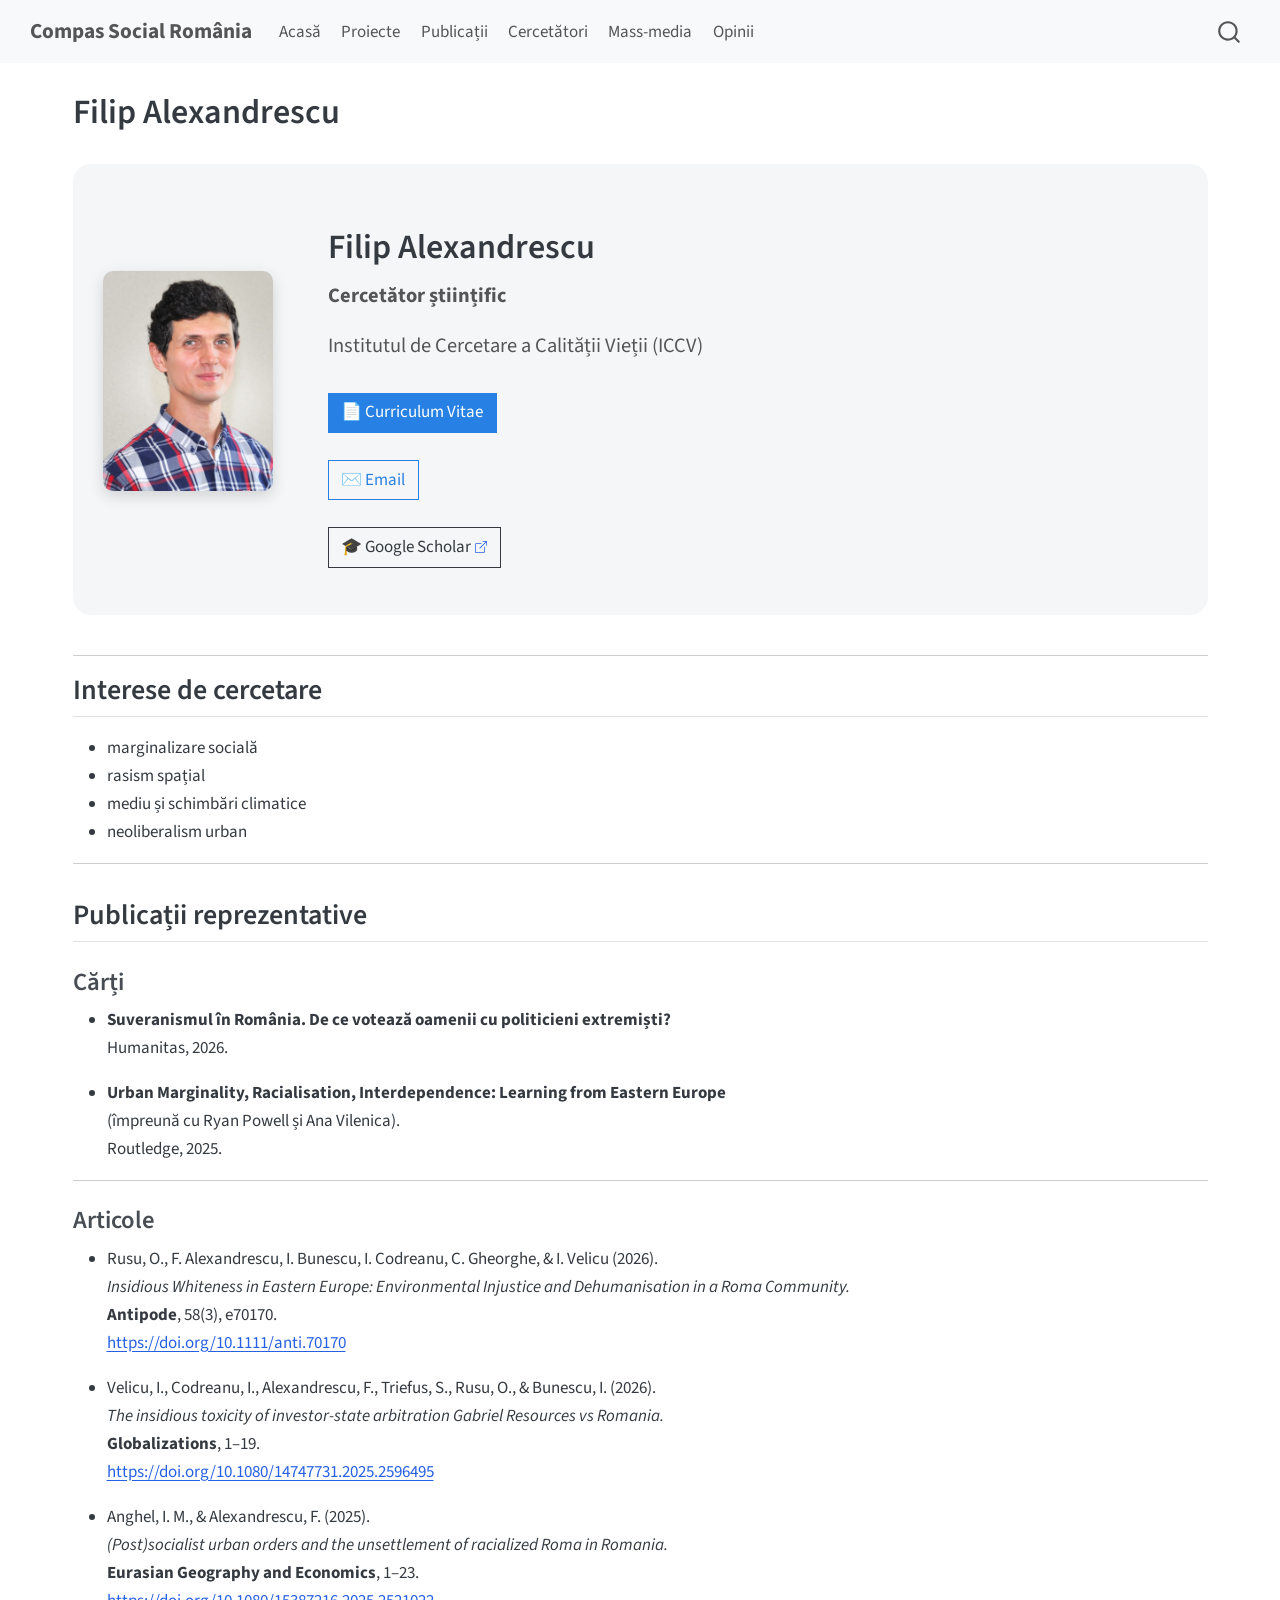
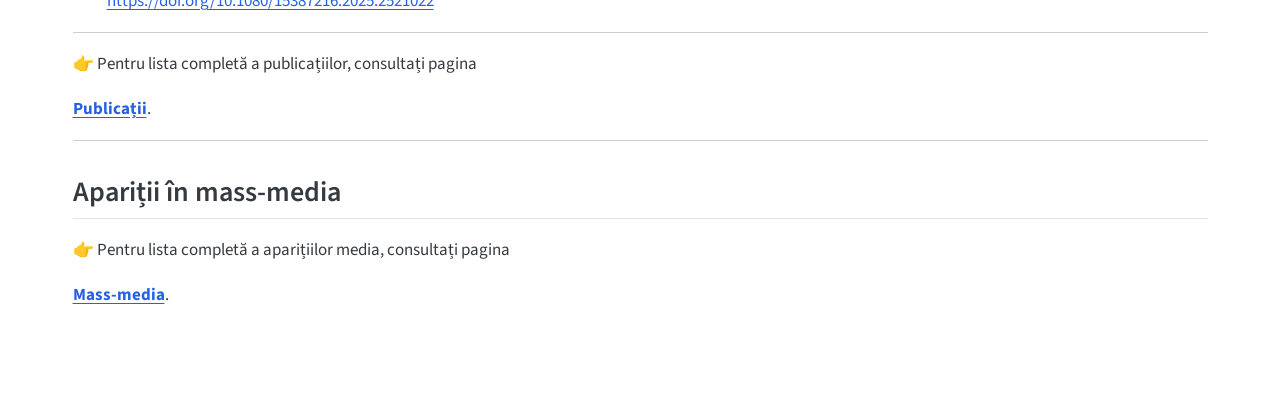
<file: docs/cercetatori/filip-alexandrescu.html>
<!DOCTYPE html>
<html xmlns="http://www.w3.org/1999/xhtml" lang="ro" xml:lang="ro"><head>

<meta charset="utf-8">
<meta name="generator" content="quarto-1.9.38">

<meta name="viewport" content="width=device-width, initial-scale=1.0, user-scalable=yes">


<title>Filip Alexandrescu – Compas Social România</title>
<style>
/* Default styles provided by pandoc.
** See https://pandoc.org/MANUAL.html#variables-for-html for config info.
*/
code{white-space: pre-wrap;}
span.smallcaps{font-variant: small-caps;}
div.columns{display: flex; gap: min(4vw, 1.5em);}
div.column{flex: auto; overflow-x: auto;}
div.hanging-indent{margin-left: 1.5em; text-indent: -1.5em;}
ul.task-list{list-style: none;}
ul.task-list li input[type="checkbox"] {
  width: 0.8em;
  margin: 0 0.8em 0.2em -1em; /* quarto-specific, see https://github.com/quarto-dev/quarto-cli/issues/4556 */ 
  vertical-align: middle;
}
</style>


<script src="../site_libs/quarto-nav/quarto-nav.js"></script>
<script src="../site_libs/quarto-nav/headroom.min.js"></script>
<script src="../site_libs/clipboard/clipboard.min.js"></script>
<script src="../site_libs/quarto-search/autocomplete.umd.js"></script>
<script src="../site_libs/quarto-search/fuse.min.js"></script>
<script src="../site_libs/quarto-search/quarto-search.js"></script>
<meta name="quarto:offset" content="../">
<script src="../site_libs/quarto-html/quarto.js" type="module"></script>
<script src="../site_libs/quarto-html/tabsets/tabsets.js" type="module"></script>
<script src="../site_libs/quarto-html/popper.min.js"></script>
<script src="../site_libs/quarto-html/tippy.umd.min.js"></script>
<script src="../site_libs/quarto-html/anchor.min.js"></script>
<link href="../site_libs/quarto-html/tippy.css" rel="stylesheet">
<link href="../site_libs/quarto-html/quarto-syntax-highlighting-15634bcf2e68342d4ad2dfa704d543f6.css" rel="stylesheet" id="quarto-text-highlighting-styles">
<script src="../site_libs/bootstrap/bootstrap.min.js"></script>
<link href="../site_libs/bootstrap/bootstrap-icons.css" rel="stylesheet">
<link href="../site_libs/bootstrap/bootstrap-c7ab57aa33037bad7520c6cb9ec7d6ec.min.css" rel="stylesheet" append-hash="true" id="quarto-bootstrap" data-mode="light">
<script id="quarto-search-options" type="application/json">{
  "location": "navbar",
  "copy-button": false,
  "collapse-after": 3,
  "panel-placement": "end",
  "type": "overlay",
  "limit": 50,
  "keyboard-shortcut": [
    "f",
    "/",
    "s"
  ],
  "show-item-context": false,
  "language": {
    "search-no-results-text": "No results",
    "search-matching-documents-text": "matching documents",
    "search-copy-link-title": "Copy link to search",
    "search-hide-matches-text": "Hide additional matches",
    "search-more-match-text": "more match in this document",
    "search-more-matches-text": "more matches in this document",
    "search-clear-button-title": "Clear",
    "search-text-placeholder": "",
    "search-detached-cancel-button-title": "Cancel",
    "search-submit-button-title": "Submit",
    "search-label": "Search"
  }
}</script>


<link rel="stylesheet" href="../styles.css">
</head>

<body class="nav-fixed quarto-light">

<div id="quarto-search-results"></div>
  <header id="quarto-header" class="headroom fixed-top">
    <nav class="navbar navbar-expand-lg " data-bs-theme="dark">
      <div class="navbar-container container-fluid">
      <div class="navbar-brand-container mx-auto">
    <a class="navbar-brand" href="../index.html">
    <span class="navbar-title">Compas Social România</span>
    </a>
  </div>
            <div id="quarto-search" class="" title="Search"></div>
          <button class="navbar-toggler" type="button" data-bs-toggle="collapse" data-bs-target="#navbarCollapse" aria-controls="navbarCollapse" role="menu" aria-expanded="false" aria-label="Toggle navigation" onclick="if (window.quartoToggleHeadroom) { window.quartoToggleHeadroom(); }">
  <span class="navbar-toggler-icon"></span>
</button>
          <div class="collapse navbar-collapse" id="navbarCollapse">
            <ul class="navbar-nav navbar-nav-scroll me-auto">
  <li class="nav-item">
    <a class="nav-link" href="../index.html"> 
<span class="menu-text">Acasă</span></a>
  </li>  
  <li class="nav-item">
    <a class="nav-link" href="../proiecte.html"> 
<span class="menu-text">Proiecte</span></a>
  </li>  
  <li class="nav-item">
    <a class="nav-link" href="../publicatii.html"> 
<span class="menu-text">Publicații</span></a>
  </li>  
  <li class="nav-item">
    <a class="nav-link" href="../cercetatori.html"> 
<span class="menu-text">Cercetători</span></a>
  </li>  
  <li class="nav-item">
    <a class="nav-link" href="../mass-media.html"> 
<span class="menu-text">Mass-media</span></a>
  </li>  
  <li class="nav-item">
    <a class="nav-link" href="../opinii.html"> 
<span class="menu-text">Opinii</span></a>
  </li>  
</ul>
          </div> <!-- /navcollapse -->
            <div class="quarto-navbar-tools">
</div>
      </div> <!-- /container-fluid -->
    </nav>
</header>
<!-- content -->
<div id="quarto-content" class="quarto-container page-columns page-rows-contents page-layout-full page-navbar">
<!-- sidebar -->
<!-- margin-sidebar -->
    
<!-- main -->
<main class="content column-page" id="quarto-document-content">

<header id="title-block-header" class="quarto-title-block default">
<div class="quarto-title">
<h1 class="title">Filip Alexandrescu</h1>
</div>



<div class="quarto-title-meta column-page">

    
  
    
  </div>
  


</header>


<div class="profile-header">
<p><img src="../imagini/Alexandrescu_Filip.jpg" class="profile-photo img-fluid"></p>
<section id="filip-alexandrescu" class="level1 profile-title">
<h1>Filip Alexandrescu</h1>
<div class="profile-role">
<p><strong>Cercetător științific</strong></p>
<p>Institutul de Cercetare a Calității Vieții (ICCV)</p>
</div>
<div class="profile-links">
<p><a href="../documente/CV_Filip Alexandrescu.pdf" class="btn btn-primary">📄 Curriculum Vitae</a></p>
<p><a href="mailto:filip.alexand@gmail.com" class="btn btn-outline-primary">✉️ Email</a></p>
<p><a href="https://scholar.google.com/citations?hl=en&amp;user=kCqv5TMAAAAJ" class="btn btn-outline-secondary external" target="_blank">🎓 Google Scholar</a></p>
</div>
</section>
</div>
<hr>
<section id="interese-de-cercetare" class="level2">
<h2 class="anchored" data-anchor-id="interese-de-cercetare">Interese de cercetare</h2>
<ul>
<li>marginalizare socială</li>
<li>rasism spațial</li>
<li>mediu și schimbări climatice</li>
<li>neoliberalism urban</li>
</ul>
<hr>
</section>
<section id="publicații-reprezentative" class="level2">
<h2 class="anchored" data-anchor-id="publicații-reprezentative">Publicații reprezentative</h2>
<section id="cărți" class="level3">
<h3 class="anchored" data-anchor-id="cărți">Cărți</h3>
<ul>
<li><p><strong>Suveranismul în România. De ce votează oamenii cu politicieni extremiști?</strong><br>
Humanitas, 2026.</p></li>
<li><p><strong>Urban Marginality, Racialisation, Interdependence: Learning from Eastern Europe</strong><br>
(împreună cu Ryan Powell și Ana Vilenica).<br>
Routledge, 2025.</p></li>
</ul>
<hr>
</section>
<section id="articole" class="level3">
<h3 class="anchored" data-anchor-id="articole">Articole</h3>
<ul>
<li><p>Rusu, O., F. Alexandrescu, I. Bunescu, I. Codreanu, C. Gheorghe, &amp; I. Velicu (2026).<br>
<em>Insidious Whiteness in Eastern Europe: Environmental Injustice and Dehumanisation in a Roma Community.</em><br>
<strong>Antipode</strong>, 58(3), e70170.<br>
<a href="https://doi.org/10.1111/anti.70170" class="uri">https://doi.org/10.1111/anti.70170</a></p></li>
<li><p>Velicu, I., Codreanu, I., Alexandrescu, F., Triefus, S., Rusu, O., &amp; Bunescu, I. (2026).<br>
<em>The insidious toxicity of investor-state arbitration Gabriel Resources vs Romania.</em><br>
<strong>Globalizations</strong>, 1–19.<br>
<a href="https://doi.org/10.1080/14747731.2025.2596495" class="uri">https://doi.org/10.1080/14747731.2025.2596495</a></p></li>
<li><p>Anghel, I. M., &amp; Alexandrescu, F. (2025).<br>
<em>(Post)socialist urban orders and the unsettlement of racialized Roma in Romania.</em><br>
<strong>Eurasian Geography and Economics</strong>, 1–23.<br>
<a href="https://doi.org/10.1080/15387216.2025.2521022" class="uri">https://doi.org/10.1080/15387216.2025.2521022</a></p></li>
</ul>
<hr>
<p>👉 Pentru lista completă a publicațiilor, consultați pagina</p>
<p><a href="../publicatii.html"><strong>Publicații</strong></a>.</p>
<hr>
</section>
</section>
<section id="apariții-în-mass-media" class="level2">
<h2 class="anchored" data-anchor-id="apariții-în-mass-media">Apariții în mass-media</h2>
<p>👉 Pentru lista completă a aparițiilor media, consultați pagina</p>
<p><a href="../mass-media.html"><strong>Mass-media</strong></a>.</p>


</section>

</main> <!-- /main -->
<script id="quarto-html-after-body" type="application/javascript">
  window.document.addEventListener("DOMContentLoaded", function (event) {
    const icon = "";
    const anchorJS = new window.AnchorJS();
    anchorJS.options = {
      placement: 'right',
      icon: icon
    };
    anchorJS.add('.anchored');
    const isCodeAnnotation = (el) => {
      for (const clz of el.classList) {
        if (clz.startsWith('code-annotation-')) {                     
          return true;
        }
      }
      return false;
    }
    const onCopySuccess = function(e) {
      // button target
      const button = e.trigger;
      // don't keep focus
      button.blur();
      // flash "checked"
      button.classList.add('code-copy-button-checked');
      var currentTitle = button.getAttribute("title");
      button.setAttribute("title", "Copied!");
      let tooltip;
      if (window.bootstrap) {
        button.setAttribute("data-bs-toggle", "tooltip");
        button.setAttribute("data-bs-placement", "left");
        button.setAttribute("data-bs-title", "Copied!");
        tooltip = new bootstrap.Tooltip(button, 
          { trigger: "manual", 
            customClass: "code-copy-button-tooltip",
            offset: [0, -8]});
        tooltip.show();    
      }
      setTimeout(function() {
        if (tooltip) {
          tooltip.hide();
          button.removeAttribute("data-bs-title");
          button.removeAttribute("data-bs-toggle");
          button.removeAttribute("data-bs-placement");
        }
        button.setAttribute("title", currentTitle);
        button.classList.remove('code-copy-button-checked');
      }, 1000);
      // clear code selection
      e.clearSelection();
    }
    const getTextToCopy = function(trigger) {
      const outerScaffold = trigger.parentElement.cloneNode(true);
      const codeEl = outerScaffold.querySelector('code');
      for (const childEl of codeEl.children) {
        if (isCodeAnnotation(childEl)) {
          childEl.remove();
        }
      }
      return codeEl.innerText;
    }
    const clipboard = new window.ClipboardJS('.code-copy-button:not([data-in-quarto-modal])', {
      text: getTextToCopy
    });
    clipboard.on('success', onCopySuccess);
    if (window.document.getElementById('quarto-embedded-source-code-modal')) {
      const clipboardModal = new window.ClipboardJS('.code-copy-button[data-in-quarto-modal]', {
        text: getTextToCopy,
        container: window.document.getElementById('quarto-embedded-source-code-modal')
      });
      clipboardModal.on('success', onCopySuccess);
    }
      var localhostRegex = new RegExp(/^(?:http|https):\/\/localhost\:?[0-9]*\//);
      var mailtoRegex = new RegExp(/^mailto:/);
        var filterRegex = new RegExp('/' + window.location.host + '/');
      var isInternal = (href) => {
          return filterRegex.test(href) || localhostRegex.test(href) || mailtoRegex.test(href);
      }
      // Inspect non-navigation links and adorn them if external
     var links = window.document.querySelectorAll('a[href]:not(.nav-link):not(.navbar-brand):not(.toc-action):not(.sidebar-link):not(.sidebar-item-toggle):not(.pagination-link):not(.no-external):not([aria-hidden]):not(.dropdown-item):not(.quarto-navigation-tool):not(.about-link)');
      for (var i=0; i<links.length; i++) {
        const link = links[i];
        if (!isInternal(link.href)) {
          // undo the damage that might have been done by quarto-nav.js in the case of
          // links that we want to consider external
          if (link.dataset.originalHref !== undefined) {
            link.href = link.dataset.originalHref;
          }
        }
      }
    function tippyHover(el, contentFn, onTriggerFn, onUntriggerFn) {
      const config = {
        allowHTML: true,
        maxWidth: 500,
        delay: 100,
        arrow: false,
        appendTo: function(el) {
            return el.parentElement;
        },
        interactive: true,
        interactiveBorder: 10,
        theme: 'quarto',
        placement: 'bottom-start',
      };
      if (contentFn) {
        config.content = contentFn;
      }
      if (onTriggerFn) {
        config.onTrigger = onTriggerFn;
      }
      if (onUntriggerFn) {
        config.onUntrigger = onUntriggerFn;
      }
      window.tippy(el, config); 
    }
    const noterefs = window.document.querySelectorAll('a[role="doc-noteref"]');
    for (var i=0; i<noterefs.length; i++) {
      const ref = noterefs[i];
      tippyHover(ref, function() {
        // use id or data attribute instead here
        let href = ref.getAttribute('data-footnote-href') || ref.getAttribute('href');
        try { href = new URL(href).hash; } catch {}
        const id = href.replace(/^#\/?/, "");
        const note = window.document.getElementById(id);
        if (note) {
          return note.innerHTML;
        } else {
          return "";
        }
      });
    }
    const xrefs = window.document.querySelectorAll('a.quarto-xref');
    const processXRef = (id, note) => {
      // Strip column container classes
      const stripColumnClz = (el) => {
        el.classList.remove("page-full", "page-columns");
        if (el.children) {
          for (const child of el.children) {
            stripColumnClz(child);
          }
        }
      }
      stripColumnClz(note)
      if (id === null || id.startsWith('sec-')) {
        // Special case sections, only their first couple elements
        const container = document.createElement("div");
        if (note.children && note.children.length > 2) {
          container.appendChild(note.children[0].cloneNode(true));
          for (let i = 1; i < note.children.length; i++) {
            const child = note.children[i];
            if (child.tagName === "P" && child.innerText === "") {
              continue;
            } else {
              container.appendChild(child.cloneNode(true));
              break;
            }
          }
          if (window.Quarto?.typesetMath) {
            window.Quarto.typesetMath(container);
          }
          return container.innerHTML
        } else {
          if (window.Quarto?.typesetMath) {
            window.Quarto.typesetMath(note);
          }
          return note.innerHTML;
        }
      } else {
        // Remove any anchor links if they are present
        const anchorLink = note.querySelector('a.anchorjs-link');
        if (anchorLink) {
          anchorLink.remove();
        }
        if (window.Quarto?.typesetMath) {
          window.Quarto.typesetMath(note);
        }
        if (note.classList.contains("callout")) {
          return note.outerHTML;
        } else {
          return note.innerHTML;
        }
      }
    }
    for (var i=0; i<xrefs.length; i++) {
      const xref = xrefs[i];
      tippyHover(xref, undefined, function(instance) {
        instance.disable();
        let url = xref.getAttribute('href');
        let hash = undefined; 
        if (url.startsWith('#')) {
          hash = url;
        } else {
          try { hash = new URL(url).hash; } catch {}
        }
        if (hash) {
          const id = hash.replace(/^#\/?/, "");
          const note = window.document.getElementById(id);
          if (note !== null) {
            try {
              const html = processXRef(id, note.cloneNode(true));
              instance.setContent(html);
            } finally {
              instance.enable();
              instance.show();
            }
          } else {
            // See if we can fetch this
            fetch(url.split('#')[0])
            .then(res => res.text())
            .then(html => {
              const parser = new DOMParser();
              const htmlDoc = parser.parseFromString(html, "text/html");
              const note = htmlDoc.getElementById(id);
              if (note !== null) {
                const html = processXRef(id, note);
                instance.setContent(html);
              } 
            }).finally(() => {
              instance.enable();
              instance.show();
            });
          }
        } else {
          // See if we can fetch a full url (with no hash to target)
          // This is a special case and we should probably do some content thinning / targeting
          fetch(url)
          .then(res => res.text())
          .then(html => {
            const parser = new DOMParser();
            const htmlDoc = parser.parseFromString(html, "text/html");
            const note = htmlDoc.querySelector('main.content');
            if (note !== null) {
              // This should only happen for chapter cross references
              // (since there is no id in the URL)
              // remove the first header
              if (note.children.length > 0 && note.children[0].tagName === "HEADER") {
                note.children[0].remove();
              }
              const html = processXRef(null, note);
              instance.setContent(html);
            } 
          }).finally(() => {
            instance.enable();
            instance.show();
          });
        }
      }, function(instance) {
      });
    }
        let selectedAnnoteEl;
        const selectorForAnnotation = ( cell, annotation) => {
          let cellAttr = 'data-code-cell="' + cell + '"';
          let lineAttr = 'data-code-annotation="' +  annotation + '"';
          const selector = 'span[' + cellAttr + '][' + lineAttr + ']';
          return selector;
        }
        const selectCodeLines = (annoteEl) => {
          const doc = window.document;
          const targetCell = annoteEl.getAttribute("data-target-cell");
          const targetAnnotation = annoteEl.getAttribute("data-target-annotation");
          const annoteSpan = window.document.querySelector(selectorForAnnotation(targetCell, targetAnnotation));
          const lines = annoteSpan.getAttribute("data-code-lines").split(",");
          const lineIds = lines.map((line) => {
            return targetCell + "-" + line;
          })
          let top = null;
          let height = null;
          let parent = null;
          if (lineIds.length > 0) {
              //compute the position of the single el (top and bottom and make a div)
              const el = window.document.getElementById(lineIds[0]);
              top = el.offsetTop;
              height = el.offsetHeight;
              parent = el.parentElement.parentElement;
            if (lineIds.length > 1) {
              const lastEl = window.document.getElementById(lineIds[lineIds.length - 1]);
              const bottom = lastEl.offsetTop + lastEl.offsetHeight;
              height = bottom - top;
            }
            if (top !== null && height !== null && parent !== null) {
              // cook up a div (if necessary) and position it 
              let div = window.document.getElementById("code-annotation-line-highlight");
              if (div === null) {
                div = window.document.createElement("div");
                div.setAttribute("id", "code-annotation-line-highlight");
                div.style.position = 'absolute';
                parent.appendChild(div);
              }
              div.style.top = top - 2 + "px";
              div.style.height = height + 4 + "px";
              div.style.left = 0;
              let gutterDiv = window.document.getElementById("code-annotation-line-highlight-gutter");
              if (gutterDiv === null) {
                gutterDiv = window.document.createElement("div");
                gutterDiv.setAttribute("id", "code-annotation-line-highlight-gutter");
                gutterDiv.style.position = 'absolute';
                const codeCell = window.document.getElementById(targetCell);
                const gutter = codeCell.querySelector('.code-annotation-gutter');
                gutter.appendChild(gutterDiv);
              }
              gutterDiv.style.top = top - 2 + "px";
              gutterDiv.style.height = height + 4 + "px";
            }
            selectedAnnoteEl = annoteEl;
          }
        };
        const unselectCodeLines = () => {
          const elementsIds = ["code-annotation-line-highlight", "code-annotation-line-highlight-gutter"];
          elementsIds.forEach((elId) => {
            const div = window.document.getElementById(elId);
            if (div) {
              div.remove();
            }
          });
          selectedAnnoteEl = undefined;
        };
          // Handle positioning of the toggle
      window.addEventListener(
        "resize",
        throttle(() => {
          elRect = undefined;
          if (selectedAnnoteEl) {
            selectCodeLines(selectedAnnoteEl);
          }
        }, 10)
      );
      function throttle(fn, ms) {
      let throttle = false;
      let timer;
        return (...args) => {
          if(!throttle) { // first call gets through
              fn.apply(this, args);
              throttle = true;
          } else { // all the others get throttled
              if(timer) clearTimeout(timer); // cancel #2
              timer = setTimeout(() => {
                fn.apply(this, args);
                timer = throttle = false;
              }, ms);
          }
        };
      }
        // Attach click handler to the DT
        const annoteDls = window.document.querySelectorAll('dt[data-target-cell]');
        for (const annoteDlNode of annoteDls) {
          annoteDlNode.addEventListener('click', (event) => {
            const clickedEl = event.target;
            if (clickedEl !== selectedAnnoteEl) {
              unselectCodeLines();
              const activeEl = window.document.querySelector('dt[data-target-cell].code-annotation-active');
              if (activeEl) {
                activeEl.classList.remove('code-annotation-active');
              }
              selectCodeLines(clickedEl);
              clickedEl.classList.add('code-annotation-active');
            } else {
              // Unselect the line
              unselectCodeLines();
              clickedEl.classList.remove('code-annotation-active');
            }
          });
        }
    const findCites = (el) => {
      const parentEl = el.parentElement;
      if (parentEl) {
        const cites = parentEl.dataset.cites;
        if (cites) {
          return {
            el,
            cites: cites.split(' ')
          };
        } else {
          return findCites(el.parentElement)
        }
      } else {
        return undefined;
      }
    };
    var bibliorefs = window.document.querySelectorAll('a[role="doc-biblioref"]');
    for (var i=0; i<bibliorefs.length; i++) {
      const ref = bibliorefs[i];
      const citeInfo = findCites(ref);
      if (citeInfo) {
        tippyHover(citeInfo.el, function() {
          var popup = window.document.createElement('div');
          citeInfo.cites.forEach(function(cite) {
            var citeDiv = window.document.createElement('div');
            citeDiv.classList.add('hanging-indent');
            citeDiv.classList.add('csl-entry');
            var biblioDiv = window.document.getElementById('ref-' + cite);
            if (biblioDiv) {
              citeDiv.innerHTML = biblioDiv.innerHTML;
            }
            popup.appendChild(citeDiv);
          });
          return popup.innerHTML;
        });
      }
    }
  });
  </script>
</div> <!-- /content -->




</body></html>
</file>
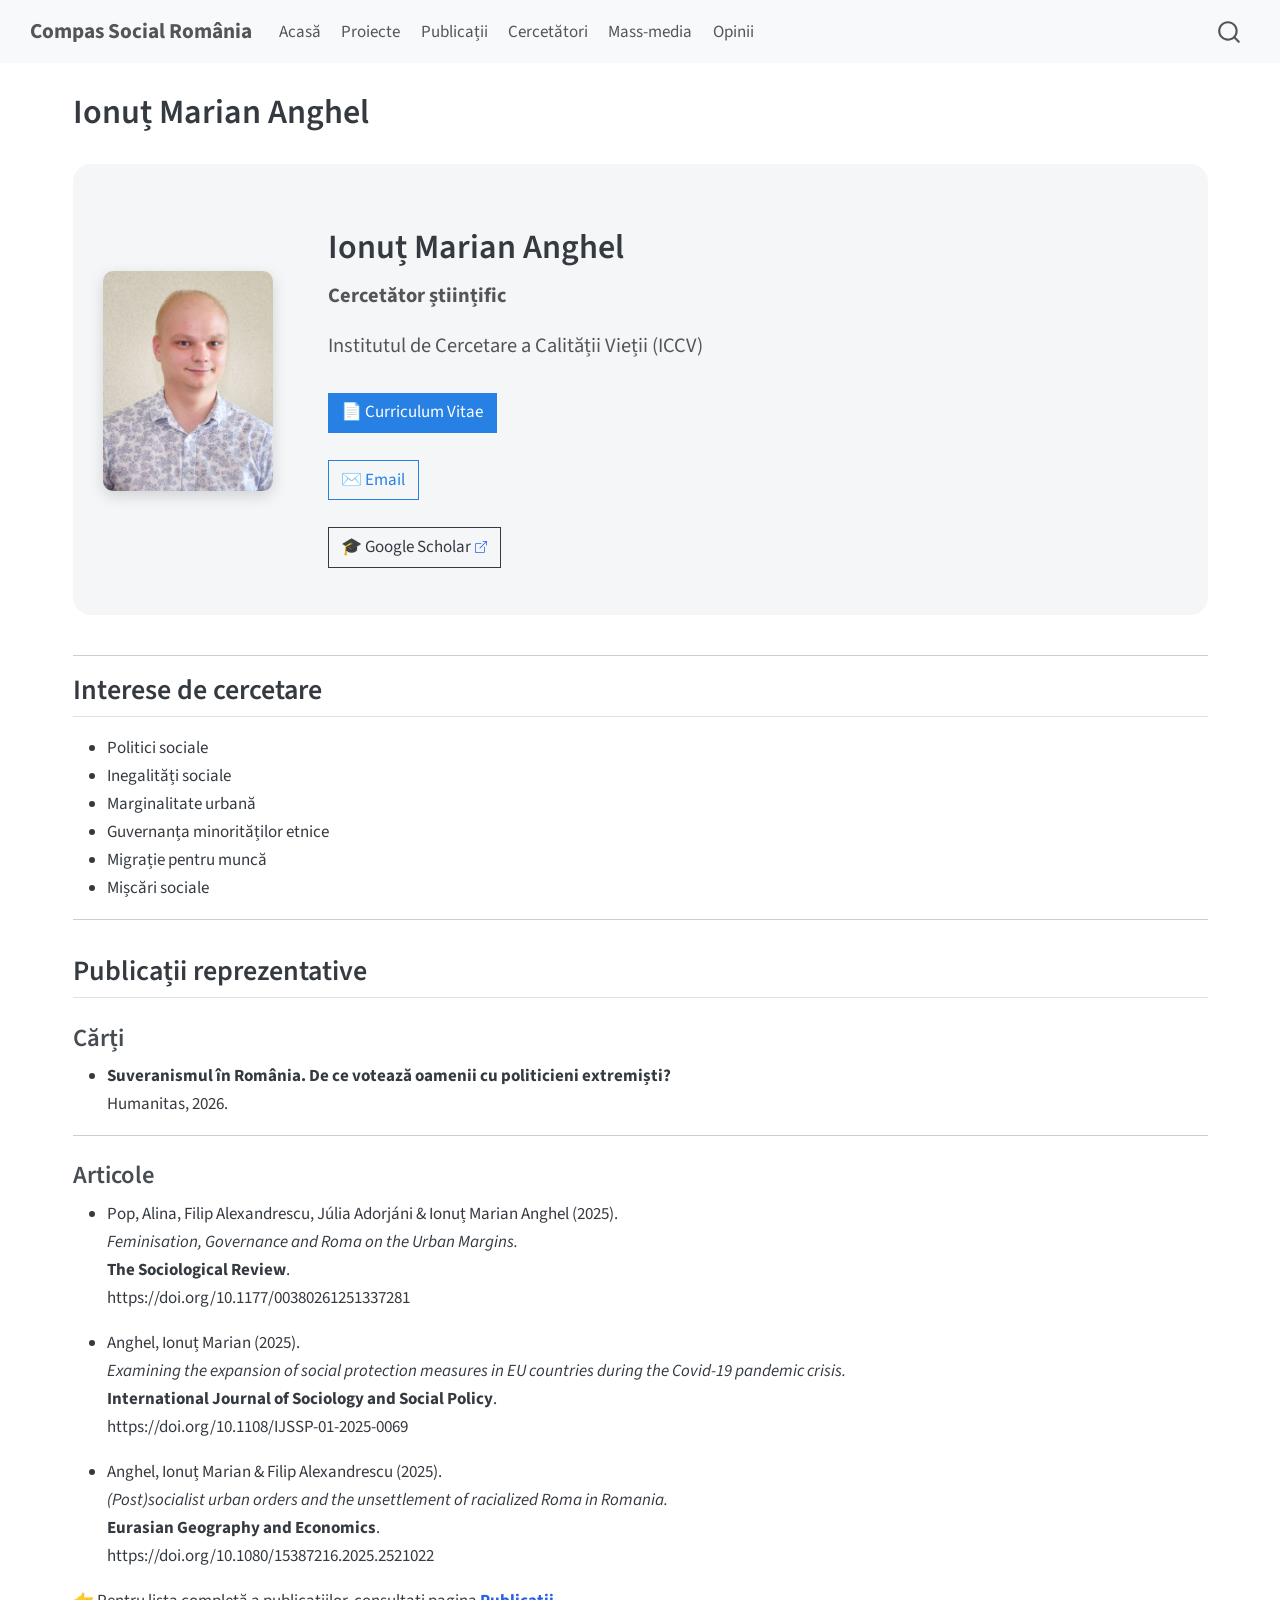
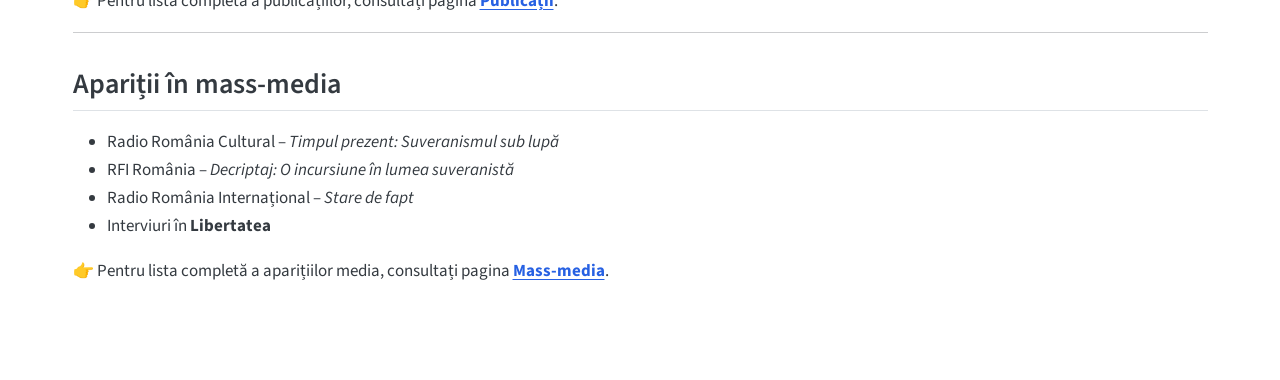
<file: docs/cercetatori/ionut-anghel.html>
<!DOCTYPE html>
<html xmlns="http://www.w3.org/1999/xhtml" lang="ro" xml:lang="ro"><head>

<meta charset="utf-8">
<meta name="generator" content="quarto-1.9.38">

<meta name="viewport" content="width=device-width, initial-scale=1.0, user-scalable=yes">


<title>Ionuț Marian Anghel – Compas Social România</title>
<style>
/* Default styles provided by pandoc.
** See https://pandoc.org/MANUAL.html#variables-for-html for config info.
*/
code{white-space: pre-wrap;}
span.smallcaps{font-variant: small-caps;}
div.columns{display: flex; gap: min(4vw, 1.5em);}
div.column{flex: auto; overflow-x: auto;}
div.hanging-indent{margin-left: 1.5em; text-indent: -1.5em;}
ul.task-list{list-style: none;}
ul.task-list li input[type="checkbox"] {
  width: 0.8em;
  margin: 0 0.8em 0.2em -1em; /* quarto-specific, see https://github.com/quarto-dev/quarto-cli/issues/4556 */ 
  vertical-align: middle;
}
</style>


<script src="../site_libs/quarto-nav/quarto-nav.js"></script>
<script src="../site_libs/quarto-nav/headroom.min.js"></script>
<script src="../site_libs/clipboard/clipboard.min.js"></script>
<script src="../site_libs/quarto-search/autocomplete.umd.js"></script>
<script src="../site_libs/quarto-search/fuse.min.js"></script>
<script src="../site_libs/quarto-search/quarto-search.js"></script>
<meta name="quarto:offset" content="../">
<script src="../site_libs/quarto-html/quarto.js" type="module"></script>
<script src="../site_libs/quarto-html/tabsets/tabsets.js" type="module"></script>
<script src="../site_libs/quarto-html/popper.min.js"></script>
<script src="../site_libs/quarto-html/tippy.umd.min.js"></script>
<script src="../site_libs/quarto-html/anchor.min.js"></script>
<link href="../site_libs/quarto-html/tippy.css" rel="stylesheet">
<link href="../site_libs/quarto-html/quarto-syntax-highlighting-15634bcf2e68342d4ad2dfa704d543f6.css" rel="stylesheet" id="quarto-text-highlighting-styles">
<script src="../site_libs/bootstrap/bootstrap.min.js"></script>
<link href="../site_libs/bootstrap/bootstrap-icons.css" rel="stylesheet">
<link href="../site_libs/bootstrap/bootstrap-c7ab57aa33037bad7520c6cb9ec7d6ec.min.css" rel="stylesheet" append-hash="true" id="quarto-bootstrap" data-mode="light">
<script id="quarto-search-options" type="application/json">{
  "location": "navbar",
  "copy-button": false,
  "collapse-after": 3,
  "panel-placement": "end",
  "type": "overlay",
  "limit": 50,
  "keyboard-shortcut": [
    "f",
    "/",
    "s"
  ],
  "show-item-context": false,
  "language": {
    "search-no-results-text": "No results",
    "search-matching-documents-text": "matching documents",
    "search-copy-link-title": "Copy link to search",
    "search-hide-matches-text": "Hide additional matches",
    "search-more-match-text": "more match in this document",
    "search-more-matches-text": "more matches in this document",
    "search-clear-button-title": "Clear",
    "search-text-placeholder": "",
    "search-detached-cancel-button-title": "Cancel",
    "search-submit-button-title": "Submit",
    "search-label": "Search"
  }
}</script>


<link rel="stylesheet" href="../styles.css">
</head>

<body class="nav-fixed quarto-light">

<div id="quarto-search-results"></div>
  <header id="quarto-header" class="headroom fixed-top">
    <nav class="navbar navbar-expand-lg " data-bs-theme="dark">
      <div class="navbar-container container-fluid">
      <div class="navbar-brand-container mx-auto">
    <a class="navbar-brand" href="../index.html">
    <span class="navbar-title">Compas Social România</span>
    </a>
  </div>
            <div id="quarto-search" class="" title="Search"></div>
          <button class="navbar-toggler" type="button" data-bs-toggle="collapse" data-bs-target="#navbarCollapse" aria-controls="navbarCollapse" role="menu" aria-expanded="false" aria-label="Toggle navigation" onclick="if (window.quartoToggleHeadroom) { window.quartoToggleHeadroom(); }">
  <span class="navbar-toggler-icon"></span>
</button>
          <div class="collapse navbar-collapse" id="navbarCollapse">
            <ul class="navbar-nav navbar-nav-scroll me-auto">
  <li class="nav-item">
    <a class="nav-link" href="../index.html"> 
<span class="menu-text">Acasă</span></a>
  </li>  
  <li class="nav-item">
    <a class="nav-link" href="../proiecte.html"> 
<span class="menu-text">Proiecte</span></a>
  </li>  
  <li class="nav-item">
    <a class="nav-link" href="../publicatii.html"> 
<span class="menu-text">Publicații</span></a>
  </li>  
  <li class="nav-item">
    <a class="nav-link" href="../cercetatori.html"> 
<span class="menu-text">Cercetători</span></a>
  </li>  
  <li class="nav-item">
    <a class="nav-link" href="../mass-media.html"> 
<span class="menu-text">Mass-media</span></a>
  </li>  
  <li class="nav-item">
    <a class="nav-link" href="../opinii.html"> 
<span class="menu-text">Opinii</span></a>
  </li>  
</ul>
          </div> <!-- /navcollapse -->
            <div class="quarto-navbar-tools">
</div>
      </div> <!-- /container-fluid -->
    </nav>
</header>
<!-- content -->
<div id="quarto-content" class="quarto-container page-columns page-rows-contents page-layout-full page-navbar">
<!-- sidebar -->
<!-- margin-sidebar -->
    
<!-- main -->
<main class="content column-page" id="quarto-document-content">

<header id="title-block-header" class="quarto-title-block default">
<div class="quarto-title">
<h1 class="title">Ionuț Marian Anghel</h1>
</div>



<div class="quarto-title-meta column-page">

    
  
    
  </div>
  


</header>


<div class="profile-header">
<p><img src="../imagini/Anghel_Ionut.jpg" class="profile-photo img-fluid"></p>
<section id="ionuț-marian-anghel" class="level1 profile-title">
<h1>Ionuț Marian Anghel</h1>
<div class="profile-role">
<p><strong>Cercetător științific</strong></p>
<p>Institutul de Cercetare a Calității Vieții (ICCV)</p>
</div>
<div class="profile-links">
<p><a href="../documente/CV_Ionut Marian Anghel.pdf" class="btn btn-primary">📄 Curriculum Vitae</a></p>
<p><a href="mailto:ionutanghel.iccv@gmail.com" class="btn btn-outline-primary">✉️ Email</a></p>
<p><a href="https://scholar.google.com/citations?user=RvOY9gYAAAAJ&amp;hl=en" class="btn btn-outline-secondary external" target="_blank">🎓 Google Scholar</a></p>
</div>
</section>
</div>
<hr>
<section id="interese-de-cercetare" class="level2">
<h2 class="anchored" data-anchor-id="interese-de-cercetare">Interese de cercetare</h2>
<ul>
<li>Politici sociale</li>
<li>Inegalități sociale</li>
<li>Marginalitate urbană</li>
<li>Guvernanța minorităților etnice</li>
<li>Migrație pentru muncă</li>
<li>Mișcări sociale</li>
</ul>
<hr>
</section>
<section id="publicații-reprezentative" class="level2">
<h2 class="anchored" data-anchor-id="publicații-reprezentative">Publicații reprezentative</h2>
<section id="cărți" class="level3">
<h3 class="anchored" data-anchor-id="cărți">Cărți</h3>
<ul>
<li><strong>Suveranismul în România. De ce votează oamenii cu politicieni extremiști?</strong><br>
Humanitas, 2026.</li>
</ul>
<hr>
</section>
<section id="articole" class="level3">
<h3 class="anchored" data-anchor-id="articole">Articole</h3>
<ul>
<li><p>Pop, Alina, Filip Alexandrescu, Júlia Adorjáni &amp; Ionuț Marian Anghel (2025).<br>
<em>Feminisation, Governance and Roma on the Urban Margins.</em><br>
<strong>The Sociological Review</strong>.<br>
https://doi.org/10.1177/00380261251337281</p></li>
<li><p>Anghel, Ionuț Marian (2025).<br>
<em>Examining the expansion of social protection measures in EU countries during the Covid-19 pandemic crisis.</em><br>
<strong>International Journal of Sociology and Social Policy</strong>.<br>
https://doi.org/10.1108/IJSSP-01-2025-0069</p></li>
<li><p>Anghel, Ionuț Marian &amp; Filip Alexandrescu (2025).<br>
<em>(Post)socialist urban orders and the unsettlement of racialized Roma in Romania.</em><br>
<strong>Eurasian Geography and Economics</strong>.<br>
https://doi.org/10.1080/15387216.2025.2521022</p></li>
</ul>
<p>👉 Pentru lista completă a publicațiilor, consultați pagina <a href="../publicatii.html"><strong>Publicații</strong></a>.</p>
<hr>
</section>
</section>
<section id="apariții-în-mass-media" class="level2">
<h2 class="anchored" data-anchor-id="apariții-în-mass-media">Apariții în mass-media</h2>
<ul>
<li>Radio România Cultural – <em>Timpul prezent: Suveranismul sub lupă</em></li>
<li>RFI România – <em>Decriptaj: O incursiune în lumea suveranistă</em></li>
<li>Radio România Internațional – <em>Stare de fapt</em></li>
<li>Interviuri în <strong>Libertatea</strong></li>
</ul>
<p>👉 Pentru lista completă a aparițiilor media, consultați pagina <a href="../mass-media.html"><strong>Mass-media</strong></a>.</p>


</section>

</main> <!-- /main -->
<script id="quarto-html-after-body" type="application/javascript">
  window.document.addEventListener("DOMContentLoaded", function (event) {
    const icon = "";
    const anchorJS = new window.AnchorJS();
    anchorJS.options = {
      placement: 'right',
      icon: icon
    };
    anchorJS.add('.anchored');
    const isCodeAnnotation = (el) => {
      for (const clz of el.classList) {
        if (clz.startsWith('code-annotation-')) {                     
          return true;
        }
      }
      return false;
    }
    const onCopySuccess = function(e) {
      // button target
      const button = e.trigger;
      // don't keep focus
      button.blur();
      // flash "checked"
      button.classList.add('code-copy-button-checked');
      var currentTitle = button.getAttribute("title");
      button.setAttribute("title", "Copied!");
      let tooltip;
      if (window.bootstrap) {
        button.setAttribute("data-bs-toggle", "tooltip");
        button.setAttribute("data-bs-placement", "left");
        button.setAttribute("data-bs-title", "Copied!");
        tooltip = new bootstrap.Tooltip(button, 
          { trigger: "manual", 
            customClass: "code-copy-button-tooltip",
            offset: [0, -8]});
        tooltip.show();    
      }
      setTimeout(function() {
        if (tooltip) {
          tooltip.hide();
          button.removeAttribute("data-bs-title");
          button.removeAttribute("data-bs-toggle");
          button.removeAttribute("data-bs-placement");
        }
        button.setAttribute("title", currentTitle);
        button.classList.remove('code-copy-button-checked');
      }, 1000);
      // clear code selection
      e.clearSelection();
    }
    const getTextToCopy = function(trigger) {
      const outerScaffold = trigger.parentElement.cloneNode(true);
      const codeEl = outerScaffold.querySelector('code');
      for (const childEl of codeEl.children) {
        if (isCodeAnnotation(childEl)) {
          childEl.remove();
        }
      }
      return codeEl.innerText;
    }
    const clipboard = new window.ClipboardJS('.code-copy-button:not([data-in-quarto-modal])', {
      text: getTextToCopy
    });
    clipboard.on('success', onCopySuccess);
    if (window.document.getElementById('quarto-embedded-source-code-modal')) {
      const clipboardModal = new window.ClipboardJS('.code-copy-button[data-in-quarto-modal]', {
        text: getTextToCopy,
        container: window.document.getElementById('quarto-embedded-source-code-modal')
      });
      clipboardModal.on('success', onCopySuccess);
    }
      var localhostRegex = new RegExp(/^(?:http|https):\/\/localhost\:?[0-9]*\//);
      var mailtoRegex = new RegExp(/^mailto:/);
        var filterRegex = new RegExp('/' + window.location.host + '/');
      var isInternal = (href) => {
          return filterRegex.test(href) || localhostRegex.test(href) || mailtoRegex.test(href);
      }
      // Inspect non-navigation links and adorn them if external
     var links = window.document.querySelectorAll('a[href]:not(.nav-link):not(.navbar-brand):not(.toc-action):not(.sidebar-link):not(.sidebar-item-toggle):not(.pagination-link):not(.no-external):not([aria-hidden]):not(.dropdown-item):not(.quarto-navigation-tool):not(.about-link)');
      for (var i=0; i<links.length; i++) {
        const link = links[i];
        if (!isInternal(link.href)) {
          // undo the damage that might have been done by quarto-nav.js in the case of
          // links that we want to consider external
          if (link.dataset.originalHref !== undefined) {
            link.href = link.dataset.originalHref;
          }
        }
      }
    function tippyHover(el, contentFn, onTriggerFn, onUntriggerFn) {
      const config = {
        allowHTML: true,
        maxWidth: 500,
        delay: 100,
        arrow: false,
        appendTo: function(el) {
            return el.parentElement;
        },
        interactive: true,
        interactiveBorder: 10,
        theme: 'quarto',
        placement: 'bottom-start',
      };
      if (contentFn) {
        config.content = contentFn;
      }
      if (onTriggerFn) {
        config.onTrigger = onTriggerFn;
      }
      if (onUntriggerFn) {
        config.onUntrigger = onUntriggerFn;
      }
      window.tippy(el, config); 
    }
    const noterefs = window.document.querySelectorAll('a[role="doc-noteref"]');
    for (var i=0; i<noterefs.length; i++) {
      const ref = noterefs[i];
      tippyHover(ref, function() {
        // use id or data attribute instead here
        let href = ref.getAttribute('data-footnote-href') || ref.getAttribute('href');
        try { href = new URL(href).hash; } catch {}
        const id = href.replace(/^#\/?/, "");
        const note = window.document.getElementById(id);
        if (note) {
          return note.innerHTML;
        } else {
          return "";
        }
      });
    }
    const xrefs = window.document.querySelectorAll('a.quarto-xref');
    const processXRef = (id, note) => {
      // Strip column container classes
      const stripColumnClz = (el) => {
        el.classList.remove("page-full", "page-columns");
        if (el.children) {
          for (const child of el.children) {
            stripColumnClz(child);
          }
        }
      }
      stripColumnClz(note)
      if (id === null || id.startsWith('sec-')) {
        // Special case sections, only their first couple elements
        const container = document.createElement("div");
        if (note.children && note.children.length > 2) {
          container.appendChild(note.children[0].cloneNode(true));
          for (let i = 1; i < note.children.length; i++) {
            const child = note.children[i];
            if (child.tagName === "P" && child.innerText === "") {
              continue;
            } else {
              container.appendChild(child.cloneNode(true));
              break;
            }
          }
          if (window.Quarto?.typesetMath) {
            window.Quarto.typesetMath(container);
          }
          return container.innerHTML
        } else {
          if (window.Quarto?.typesetMath) {
            window.Quarto.typesetMath(note);
          }
          return note.innerHTML;
        }
      } else {
        // Remove any anchor links if they are present
        const anchorLink = note.querySelector('a.anchorjs-link');
        if (anchorLink) {
          anchorLink.remove();
        }
        if (window.Quarto?.typesetMath) {
          window.Quarto.typesetMath(note);
        }
        if (note.classList.contains("callout")) {
          return note.outerHTML;
        } else {
          return note.innerHTML;
        }
      }
    }
    for (var i=0; i<xrefs.length; i++) {
      const xref = xrefs[i];
      tippyHover(xref, undefined, function(instance) {
        instance.disable();
        let url = xref.getAttribute('href');
        let hash = undefined; 
        if (url.startsWith('#')) {
          hash = url;
        } else {
          try { hash = new URL(url).hash; } catch {}
        }
        if (hash) {
          const id = hash.replace(/^#\/?/, "");
          const note = window.document.getElementById(id);
          if (note !== null) {
            try {
              const html = processXRef(id, note.cloneNode(true));
              instance.setContent(html);
            } finally {
              instance.enable();
              instance.show();
            }
          } else {
            // See if we can fetch this
            fetch(url.split('#')[0])
            .then(res => res.text())
            .then(html => {
              const parser = new DOMParser();
              const htmlDoc = parser.parseFromString(html, "text/html");
              const note = htmlDoc.getElementById(id);
              if (note !== null) {
                const html = processXRef(id, note);
                instance.setContent(html);
              } 
            }).finally(() => {
              instance.enable();
              instance.show();
            });
          }
        } else {
          // See if we can fetch a full url (with no hash to target)
          // This is a special case and we should probably do some content thinning / targeting
          fetch(url)
          .then(res => res.text())
          .then(html => {
            const parser = new DOMParser();
            const htmlDoc = parser.parseFromString(html, "text/html");
            const note = htmlDoc.querySelector('main.content');
            if (note !== null) {
              // This should only happen for chapter cross references
              // (since there is no id in the URL)
              // remove the first header
              if (note.children.length > 0 && note.children[0].tagName === "HEADER") {
                note.children[0].remove();
              }
              const html = processXRef(null, note);
              instance.setContent(html);
            } 
          }).finally(() => {
            instance.enable();
            instance.show();
          });
        }
      }, function(instance) {
      });
    }
        let selectedAnnoteEl;
        const selectorForAnnotation = ( cell, annotation) => {
          let cellAttr = 'data-code-cell="' + cell + '"';
          let lineAttr = 'data-code-annotation="' +  annotation + '"';
          const selector = 'span[' + cellAttr + '][' + lineAttr + ']';
          return selector;
        }
        const selectCodeLines = (annoteEl) => {
          const doc = window.document;
          const targetCell = annoteEl.getAttribute("data-target-cell");
          const targetAnnotation = annoteEl.getAttribute("data-target-annotation");
          const annoteSpan = window.document.querySelector(selectorForAnnotation(targetCell, targetAnnotation));
          const lines = annoteSpan.getAttribute("data-code-lines").split(",");
          const lineIds = lines.map((line) => {
            return targetCell + "-" + line;
          })
          let top = null;
          let height = null;
          let parent = null;
          if (lineIds.length > 0) {
              //compute the position of the single el (top and bottom and make a div)
              const el = window.document.getElementById(lineIds[0]);
              top = el.offsetTop;
              height = el.offsetHeight;
              parent = el.parentElement.parentElement;
            if (lineIds.length > 1) {
              const lastEl = window.document.getElementById(lineIds[lineIds.length - 1]);
              const bottom = lastEl.offsetTop + lastEl.offsetHeight;
              height = bottom - top;
            }
            if (top !== null && height !== null && parent !== null) {
              // cook up a div (if necessary) and position it 
              let div = window.document.getElementById("code-annotation-line-highlight");
              if (div === null) {
                div = window.document.createElement("div");
                div.setAttribute("id", "code-annotation-line-highlight");
                div.style.position = 'absolute';
                parent.appendChild(div);
              }
              div.style.top = top - 2 + "px";
              div.style.height = height + 4 + "px";
              div.style.left = 0;
              let gutterDiv = window.document.getElementById("code-annotation-line-highlight-gutter");
              if (gutterDiv === null) {
                gutterDiv = window.document.createElement("div");
                gutterDiv.setAttribute("id", "code-annotation-line-highlight-gutter");
                gutterDiv.style.position = 'absolute';
                const codeCell = window.document.getElementById(targetCell);
                const gutter = codeCell.querySelector('.code-annotation-gutter');
                gutter.appendChild(gutterDiv);
              }
              gutterDiv.style.top = top - 2 + "px";
              gutterDiv.style.height = height + 4 + "px";
            }
            selectedAnnoteEl = annoteEl;
          }
        };
        const unselectCodeLines = () => {
          const elementsIds = ["code-annotation-line-highlight", "code-annotation-line-highlight-gutter"];
          elementsIds.forEach((elId) => {
            const div = window.document.getElementById(elId);
            if (div) {
              div.remove();
            }
          });
          selectedAnnoteEl = undefined;
        };
          // Handle positioning of the toggle
      window.addEventListener(
        "resize",
        throttle(() => {
          elRect = undefined;
          if (selectedAnnoteEl) {
            selectCodeLines(selectedAnnoteEl);
          }
        }, 10)
      );
      function throttle(fn, ms) {
      let throttle = false;
      let timer;
        return (...args) => {
          if(!throttle) { // first call gets through
              fn.apply(this, args);
              throttle = true;
          } else { // all the others get throttled
              if(timer) clearTimeout(timer); // cancel #2
              timer = setTimeout(() => {
                fn.apply(this, args);
                timer = throttle = false;
              }, ms);
          }
        };
      }
        // Attach click handler to the DT
        const annoteDls = window.document.querySelectorAll('dt[data-target-cell]');
        for (const annoteDlNode of annoteDls) {
          annoteDlNode.addEventListener('click', (event) => {
            const clickedEl = event.target;
            if (clickedEl !== selectedAnnoteEl) {
              unselectCodeLines();
              const activeEl = window.document.querySelector('dt[data-target-cell].code-annotation-active');
              if (activeEl) {
                activeEl.classList.remove('code-annotation-active');
              }
              selectCodeLines(clickedEl);
              clickedEl.classList.add('code-annotation-active');
            } else {
              // Unselect the line
              unselectCodeLines();
              clickedEl.classList.remove('code-annotation-active');
            }
          });
        }
    const findCites = (el) => {
      const parentEl = el.parentElement;
      if (parentEl) {
        const cites = parentEl.dataset.cites;
        if (cites) {
          return {
            el,
            cites: cites.split(' ')
          };
        } else {
          return findCites(el.parentElement)
        }
      } else {
        return undefined;
      }
    };
    var bibliorefs = window.document.querySelectorAll('a[role="doc-biblioref"]');
    for (var i=0; i<bibliorefs.length; i++) {
      const ref = bibliorefs[i];
      const citeInfo = findCites(ref);
      if (citeInfo) {
        tippyHover(citeInfo.el, function() {
          var popup = window.document.createElement('div');
          citeInfo.cites.forEach(function(cite) {
            var citeDiv = window.document.createElement('div');
            citeDiv.classList.add('hanging-indent');
            citeDiv.classList.add('csl-entry');
            var biblioDiv = window.document.getElementById('ref-' + cite);
            if (biblioDiv) {
              citeDiv.innerHTML = biblioDiv.innerHTML;
            }
            popup.appendChild(citeDiv);
          });
          return popup.innerHTML;
        });
      }
    }
  });
  </script>
</div> <!-- /content -->




</body></html>
</file>
<file: docs/site_libs/quarto-html/tippy.css>
.tippy-box[data-animation=fade][data-state=hidden]{opacity:0}[data-tippy-root]{max-width:calc(100vw - 10px)}.tippy-box{position:relative;background-color:#333;color:#fff;border-radius:4px;font-size:14px;line-height:1.4;white-space:normal;outline:0;transition-property:transform,visibility,opacity}.tippy-box[data-placement^=top]>.tippy-arrow{bottom:0}.tippy-box[data-placement^=top]>.tippy-arrow:before{bottom:-7px;left:0;border-width:8px 8px 0;border-top-color:initial;transform-origin:center top}.tippy-box[data-placement^=bottom]>.tippy-arrow{top:0}.tippy-box[data-placement^=bottom]>.tippy-arrow:before{top:-7px;left:0;border-width:0 8px 8px;border-bottom-color:initial;transform-origin:center bottom}.tippy-box[data-placement^=left]>.tippy-arrow{right:0}.tippy-box[data-placement^=left]>.tippy-arrow:before{border-width:8px 0 8px 8px;border-left-color:initial;right:-7px;transform-origin:center left}.tippy-box[data-placement^=right]>.tippy-arrow{left:0}.tippy-box[data-placement^=right]>.tippy-arrow:before{left:-7px;border-width:8px 8px 8px 0;border-right-color:initial;transform-origin:center right}.tippy-box[data-inertia][data-state=visible]{transition-timing-function:cubic-bezier(.54,1.5,.38,1.11)}.tippy-arrow{width:16px;height:16px;color:#333}.tippy-arrow:before{content:"";position:absolute;border-color:transparent;border-style:solid}.tippy-content{position:relative;padding:5px 9px;z-index:1}
</file>
<file: docs/site_libs/quarto-html/quarto-syntax-highlighting-15634bcf2e68342d4ad2dfa704d543f6.css>
/* quarto syntax highlight colors */
:root {
  --quarto-hl-ot-color: #003B4F;
  --quarto-hl-at-color: #657422;
  --quarto-hl-ss-color: #20794D;
  --quarto-hl-an-color: #5E5E5E;
  --quarto-hl-fu-color: #4758AB;
  --quarto-hl-st-color: #20794D;
  --quarto-hl-cf-color: #003B4F;
  --quarto-hl-op-color: #5E5E5E;
  --quarto-hl-er-color: #AD0000;
  --quarto-hl-bn-color: #AD0000;
  --quarto-hl-al-color: #AD0000;
  --quarto-hl-va-color: #111111;
  --quarto-hl-bu-color: inherit;
  --quarto-hl-ex-color: inherit;
  --quarto-hl-pp-color: #AD0000;
  --quarto-hl-in-color: #5E5E5E;
  --quarto-hl-vs-color: #20794D;
  --quarto-hl-wa-color: #5E5E5E;
  --quarto-hl-do-color: #5E5E5E;
  --quarto-hl-im-color: #00769E;
  --quarto-hl-ch-color: #20794D;
  --quarto-hl-dt-color: #AD0000;
  --quarto-hl-fl-color: #AD0000;
  --quarto-hl-co-color: #5E5E5E;
  --quarto-hl-cv-color: #5E5E5E;
  --quarto-hl-cn-color: #8f5902;
  --quarto-hl-sc-color: #5E5E5E;
  --quarto-hl-dv-color: #AD0000;
  --quarto-hl-kw-color: #003B4F;
}

/* other quarto variables */
:root {
  --quarto-font-monospace: SFMono-Regular, Menlo, Monaco, Consolas, "Liberation Mono", "Courier New", monospace;
}

/* syntax highlight based on Pandoc's rules */
pre > code.sourceCode > span {
  color: #003B4F;
}

code.sourceCode > span {
  color: #003B4F;
}

div.sourceCode,
div.sourceCode pre.sourceCode {
  color: #003B4F;
}

/* Normal */
code span {
  color: #003B4F;
}

/* Alert */
code span.al {
  color: #AD0000;
  font-style: inherit;
}

/* Annotation */
code span.an {
  color: #5E5E5E;
  font-style: inherit;
}

/* Attribute */
code span.at {
  color: #657422;
  font-style: inherit;
}

/* BaseN */
code span.bn {
  color: #AD0000;
  font-style: inherit;
}

/* BuiltIn */
code span.bu {
  font-style: inherit;
}

/* ControlFlow */
code span.cf {
  color: #003B4F;
  font-weight: bold;
  font-style: inherit;
}

/* Char */
code span.ch {
  color: #20794D;
  font-style: inherit;
}

/* Constant */
code span.cn {
  color: #8f5902;
  font-style: inherit;
}

/* Comment */
code span.co {
  color: #5E5E5E;
  font-style: inherit;
}

/* CommentVar */
code span.cv {
  color: #5E5E5E;
  font-style: italic;
}

/* Documentation */
code span.do {
  color: #5E5E5E;
  font-style: italic;
}

/* DataType */
code span.dt {
  color: #AD0000;
  font-style: inherit;
}

/* DecVal */
code span.dv {
  color: #AD0000;
  font-style: inherit;
}

/* Error */
code span.er {
  color: #AD0000;
  font-style: inherit;
}

/* Extension */
code span.ex {
  font-style: inherit;
}

/* Float */
code span.fl {
  color: #AD0000;
  font-style: inherit;
}

/* Function */
code span.fu {
  color: #4758AB;
  font-style: inherit;
}

/* Import */
code span.im {
  color: #00769E;
  font-style: inherit;
}

/* Information */
code span.in {
  color: #5E5E5E;
  font-style: inherit;
}

/* Keyword */
code span.kw {
  color: #003B4F;
  font-weight: bold;
  font-style: inherit;
}

/* Operator */
code span.op {
  color: #5E5E5E;
  font-style: inherit;
}

/* Other */
code span.ot {
  color: #003B4F;
  font-style: inherit;
}

/* Preprocessor */
code span.pp {
  color: #AD0000;
  font-style: inherit;
}

/* SpecialChar */
code span.sc {
  color: #5E5E5E;
  font-style: inherit;
}

/* SpecialString */
code span.ss {
  color: #20794D;
  font-style: inherit;
}

/* String */
code span.st {
  color: #20794D;
  font-style: inherit;
}

/* Variable */
code span.va {
  color: #111111;
  font-style: inherit;
}

/* VerbatimString */
code span.vs {
  color: #20794D;
  font-style: inherit;
}

/* Warning */
code span.wa {
  color: #5E5E5E;
  font-style: italic;
}

.prevent-inlining {
  content: "</";
}

/*# sourceMappingURL=f23921c56f73e400b49028c9186a1aa0.css.map */
</file>
<file: docs/styles.css>
body {
  font-size: 17px;
  line-height: 1.65;
}

.navbar-title {
  font-weight: 700;
}

.hero {
  padding: 80px 10%;
  background: #f4f6f8;
  border-radius: 18px;
  margin-bottom: 40px;
}

.hero h1 {
  font-size: 3rem;
  font-weight: 700;
  margin-bottom: 20px;
}

.hero p {
  font-size: 1.25rem;
  max-width: 850px;
}

.hero-buttons {
  margin-top: 30px;
}

.hero-buttons a {
  margin-right: 12px;
  margin-bottom: 12px;
}

.section-title {
  margin-top: 50px;
  margin-bottom: 25px;
  font-weight: 700;
}

.cards {
  display: grid;
  grid-template-columns: repeat(3, 1fr);
  gap: 22px;
  margin-top: 25px;
}

.card {
  border: 1px solid #e1e4e8;
  border-radius: 16px;
  padding: 24px;
  background: white;
  box-shadow: 0 4px 14px rgba(0,0,0,0.04);
}

.card h3 {
  margin-top: 0;
  font-weight: 700;
}

.card p {
  color: #333;
}

.highlight {
  background: #f8f9fa;
  border-left: 5px solid #2c3e50;
  padding: 20px;
  margin: 35px 0;
}

@media (max-width: 900px) {
  .cards {
    grid-template-columns: 1fr;
  }

  .hero {
    padding: 45px 25px;
  }

  .hero h1 {
    font-size: 2.2rem;
  }
}

.profile-header {
  display: grid;
  grid-template-columns: 190px 1fr;
  gap: 35px;
  align-items: center;
  margin-top: 30px;
  margin-bottom: 40px;
  padding: 30px;
  background: #f4f6f8;
  border-radius: 18px;
}

.profile-photo {
  width: 170px;
  height: 220px;
  object-fit: cover;
  border-radius: 10px;
  box-shadow: 0 5px 15px rgba(0,0,0,0.15);
}

.profile-title h1 {
  margin-bottom: 10px;
}

.profile-role {
  font-size: 1.2rem;
  color: #555;
  margin-bottom: 20px;
}

.profile-links a {
  margin-right: 10px;
  margin-top: 10px;
}

@media (max-width: 900px) {

  .profile-header {
    grid-template-columns: 1fr;
    text-align: center;
  }

  .profile-photo {
    margin: auto;
  }

}

.book-card {
  display: grid;
  grid-template-columns: 180px 1fr;
  gap: 28px;
  align-items: start;
  border: 1px solid #e1e4e8;
  border-radius: 18px;
  padding: 24px;
  background: #ffffff;
  box-shadow: 0 4px 14px rgba(0,0,0,0.05);
  margin: 25px 0 45px 0;
}

.book-cover img {
  width: 180px;
  max-width: 100%;
  height: auto;
  display: block;
  border-radius: 10px;
  box-shadow: 0 6px 18px rgba(0,0,0,0.18);
}

.book-info h3 {
  margin-top: 0;
  font-size: 1.6rem;
}

.book-info p {
  margin-bottom: 14px;
}

@media (max-width: 800px) {

  .book-card {
    grid-template-columns: 1fr;
  }

  .book-cover img {
    width: 220px;
  }

}

.featured-book {
  display: flex;
  gap: 28px;
  align-items: center;
  background: #f8f9fa;
  border: 1px solid #e1e4e8;
  border-left: 5px solid #2c3e50;
  border-radius: 16px;
  padding: 24px;
  margin: 30px 0 45px 0;
}

.featured-book-cover img {
  width: 150px;
  height: auto;
  display: block;
  border-radius: 8px;
  box-shadow: 0 6px 16px rgba(0,0,0,0.18);
}

.featured-book-text h3 {
  margin-top: 0;
  margin-bottom: 12px;
}

.featured-book-text p {
  margin-bottom: 14px;
}

@media (max-width: 800px) {
  .featured-book {
    flex-direction: column;
    align-items: flex-start;
  }

  .featured-book-cover img {
    width: 170px;
  }
}
</file>
